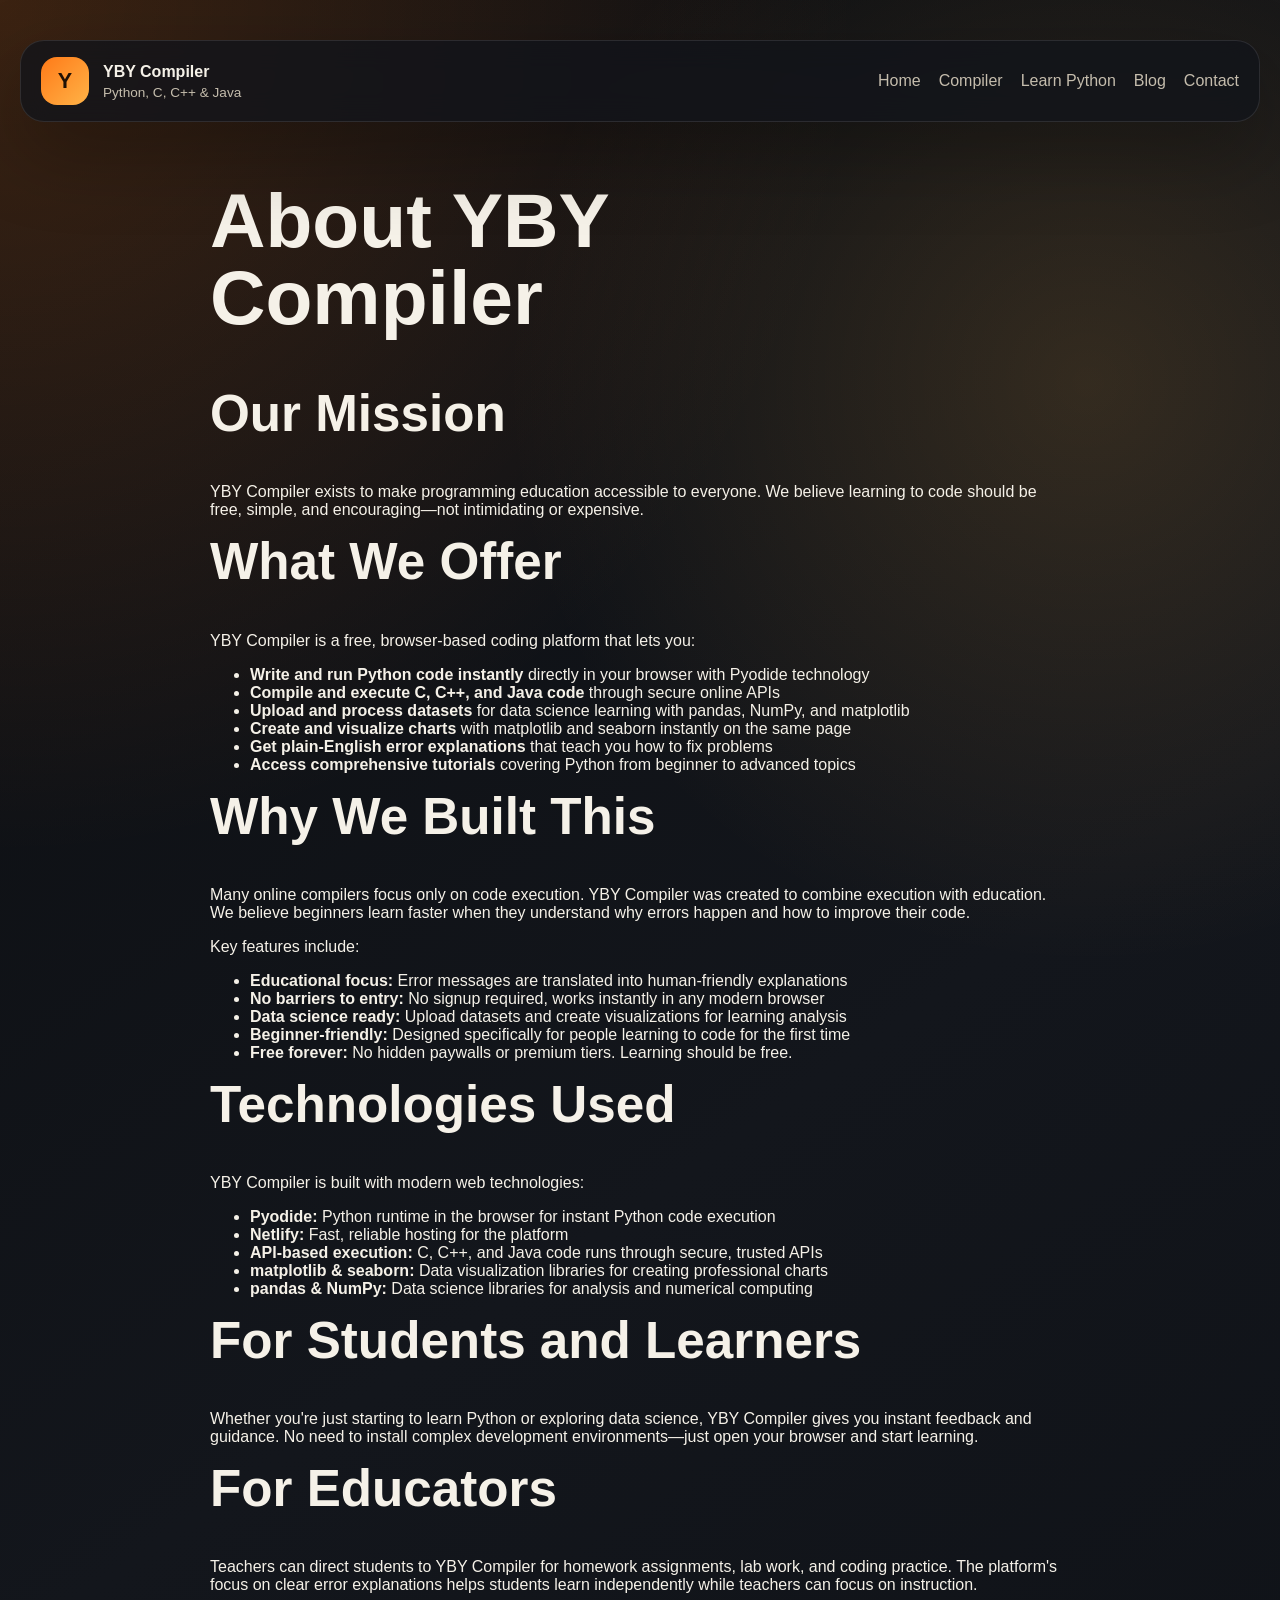
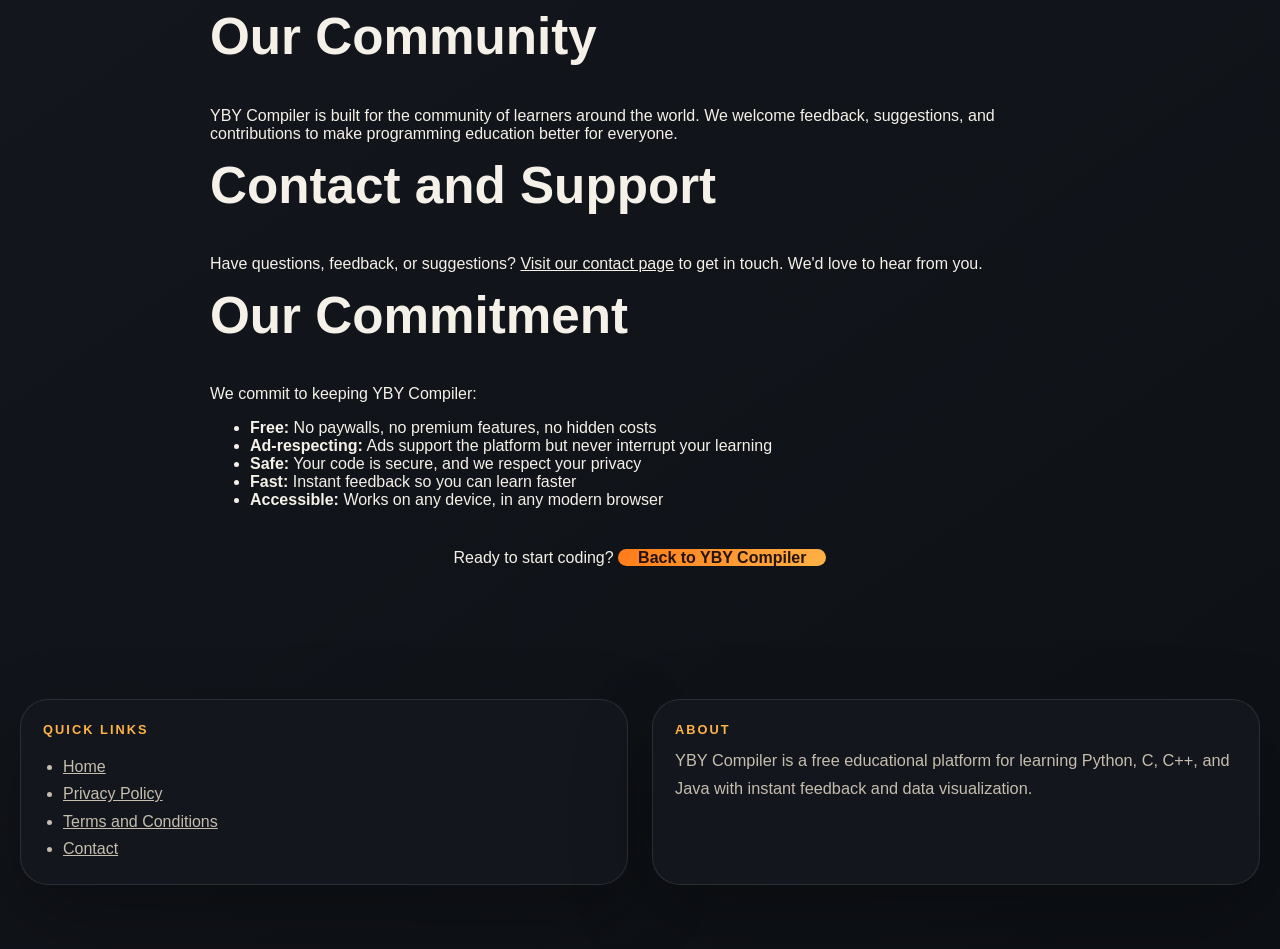
<file: about.html>
<!DOCTYPE html>
<html lang="en">
<head>
  <meta charset="UTF-8">
  <meta name="viewport" content="width=device-width, initial-scale=1.0">
  <meta name="description" content="Learn about YBY Compiler. A free, beginner-friendly online compiler for Python, C, C++, and Java with educational focus on error explanation and data visualization.">
  <meta name="robots" content="index, follow">
  <title>About YBY Compiler | Free Online Code Editor and Learning Platform</title>
  <link rel="canonical" href="https://ybycompiler.netlify.app/about.html">
  <link rel="stylesheet" href="styles.css?v=20260616">
</head>
<body>
  <div class="site-shell">
    <header class="hero">
      <nav class="topbar">
        <a class="brand" href="/" aria-label="YBY Compiler home">
          <span class="brand-mark">Y</span>
          <span class="brand-copy">
            <strong>YBY Compiler</strong>
            <small>Python, C, C++ & Java</small>
          </span>
        </a>
        <div class="nav-links">
          <a href="/">Home</a>
          <a href="/#compiler">Compiler</a>
          <a href="/#blog">Learn Python</a>
          <a href="blog.html">Blog</a>
          <a href="contact.html">Contact</a>
        </div>
      </nav>
    </header>

    <main style="max-width: 900px; margin: 40px auto; padding: 20px;">
      <h1>About YBY Compiler</h1>
      
      <h2>Our Mission</h2>
      <p>YBY Compiler exists to make programming education accessible to everyone. We believe learning to code should be free, simple, and encouraging—not intimidating or expensive.</p>

      <h2>What We Offer</h2>
      <p>YBY Compiler is a free, browser-based coding platform that lets you:</p>
      <ul>
        <li><strong>Write and run Python code instantly</strong> directly in your browser with Pyodide technology</li>
        <li><strong>Compile and execute C, C++, and Java code</strong> through secure online APIs</li>
        <li><strong>Upload and process datasets</strong> for data science learning with pandas, NumPy, and matplotlib</li>
        <li><strong>Create and visualize charts</strong> with matplotlib and seaborn instantly on the same page</li>
        <li><strong>Get plain-English error explanations</strong> that teach you how to fix problems</li>
        <li><strong>Access comprehensive tutorials</strong> covering Python from beginner to advanced topics</li>
      </ul>

      <h2>Why We Built This</h2>
      <p>Many online compilers focus only on code execution. YBY Compiler was created to combine execution with education. We believe beginners learn faster when they understand why errors happen and how to improve their code.</p>
      
      <p>Key features include:</p>
      <ul>
        <li><strong>Educational focus:</strong> Error messages are translated into human-friendly explanations</li>
        <li><strong>No barriers to entry:</strong> No signup required, works instantly in any modern browser</li>
        <li><strong>Data science ready:</strong> Upload datasets and create visualizations for learning analysis</li>
        <li><strong>Beginner-friendly:</strong> Designed specifically for people learning to code for the first time</li>
        <li><strong>Free forever:</strong> No hidden paywalls or premium tiers. Learning should be free.</li>
      </ul>

      <h2>Technologies Used</h2>
      <p>YBY Compiler is built with modern web technologies:</p>
      <ul>
        <li><strong>Pyodide:</strong> Python runtime in the browser for instant Python code execution</li>
        <li><strong>Netlify:</strong> Fast, reliable hosting for the platform</li>
        <li><strong>API-based execution:</strong> C, C++, and Java code runs through secure, trusted APIs</li>
        <li><strong>matplotlib & seaborn:</strong> Data visualization libraries for creating professional charts</li>
        <li><strong>pandas & NumPy:</strong> Data science libraries for analysis and numerical computing</li>
      </ul>

      <h2>For Students and Learners</h2>
      <p>Whether you're just starting to learn Python or exploring data science, YBY Compiler gives you instant feedback and guidance. No need to install complex development environments—just open your browser and start learning.</p>

      <h2>For Educators</h2>
      <p>Teachers can direct students to YBY Compiler for homework assignments, lab work, and coding practice. The platform's focus on clear error explanations helps students learn independently while teachers can focus on instruction.</p>

      <h2>Our Community</h2>
      <p>YBY Compiler is built for the community of learners around the world. We welcome feedback, suggestions, and contributions to make programming education better for everyone.</p>

      <h2>Contact and Support</h2>
      <p>Have questions, feedback, or suggestions? <a href="contact.html">Visit our contact page</a> to get in touch. We'd love to hear from you.</p>

      <h2>Our Commitment</h2>
      <p>We commit to keeping YBY Compiler:</p>
      <ul>
        <li><strong>Free:</strong> No paywalls, no premium features, no hidden costs</li>
        <li><strong>Ad-respecting:</strong> Ads support the platform but never interrupt your learning</li>
        <li><strong>Safe:</strong> Your code is secure, and we respect your privacy</li>
        <li><strong>Fast:</strong> Instant feedback so you can learn faster</li>
        <li><strong>Accessible:</strong> Works on any device, in any modern browser</li>
      </ul>

      <p style="margin-top: 40px; text-align: center;">
        Ready to start coding? <a href="/" class="button button-primary">Back to YBY Compiler</a>
      </p>
    </main>

    <footer class="site-footer">
      <div class="footer-grid">
        <div class="card footer-card">
          <p class="eyebrow">Quick Links</p>
          <ul class="check-list">
            <li><a href="/">Home</a></li>
            <li><a href="privacy.html">Privacy Policy</a></li>
            <li><a href="terms.html">Terms and Conditions</a></li>
            <li><a href="contact.html">Contact</a></li>
          </ul>
        </div>
        <div class="card footer-card">
          <p class="eyebrow">About</p>
          <p class="section-text">YBY Compiler is a free educational platform for learning Python, C, C++, and Java with instant feedback and data visualization.</p>
        </div>
      </div>
    </footer>
  </div>
</body>
</html>
</file>
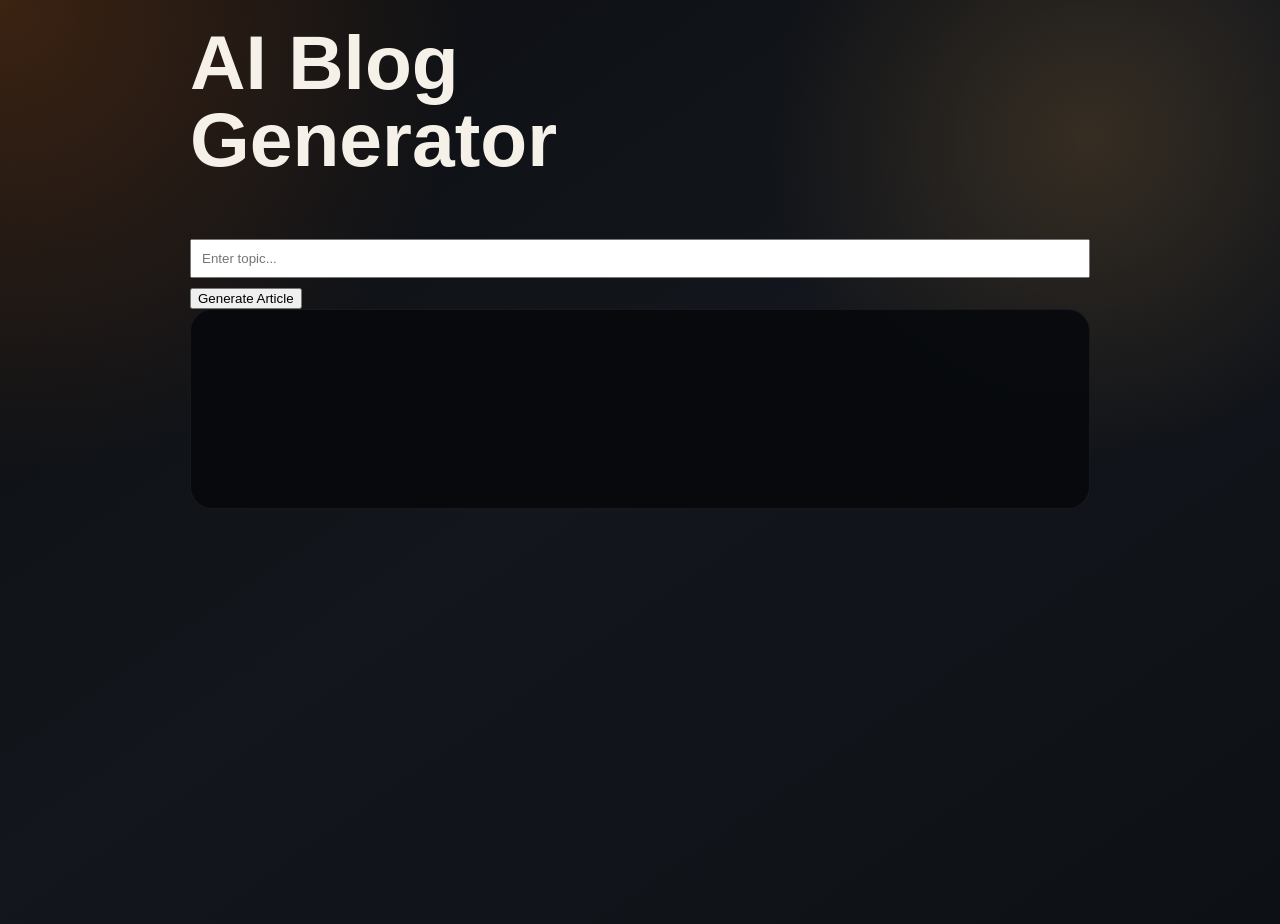
<file: ai-generator.html>
<!DOCTYPE html>
<html>
<head>
<title>AI Article Generator</title>
<link rel="stylesheet" href="styles.css">
</head>

<body>
<div class="blog-container">

<h1>AI Blog Generator</h1>

<input id="topic" placeholder="Enter topic..."
 style="width:100%;padding:10px;margin:10px 0;">

<button onclick="generate()">Generate Article</button>

<pre id="output"></pre>

</div>

<script>
function generate() {
  const topic = document.getElementById("topic").value;

  const article = `
# ${topic}

${topic} is an important concept in Python.

## Introduction
This article explains ${topic} in simple words.

## Example
print("Learning ${topic}")

## Conclusion
Practice ${topic} to improve your coding skills.
`;

  document.getElementById("output").textContent = article;
}
</script>

</body>
</html>
</file>
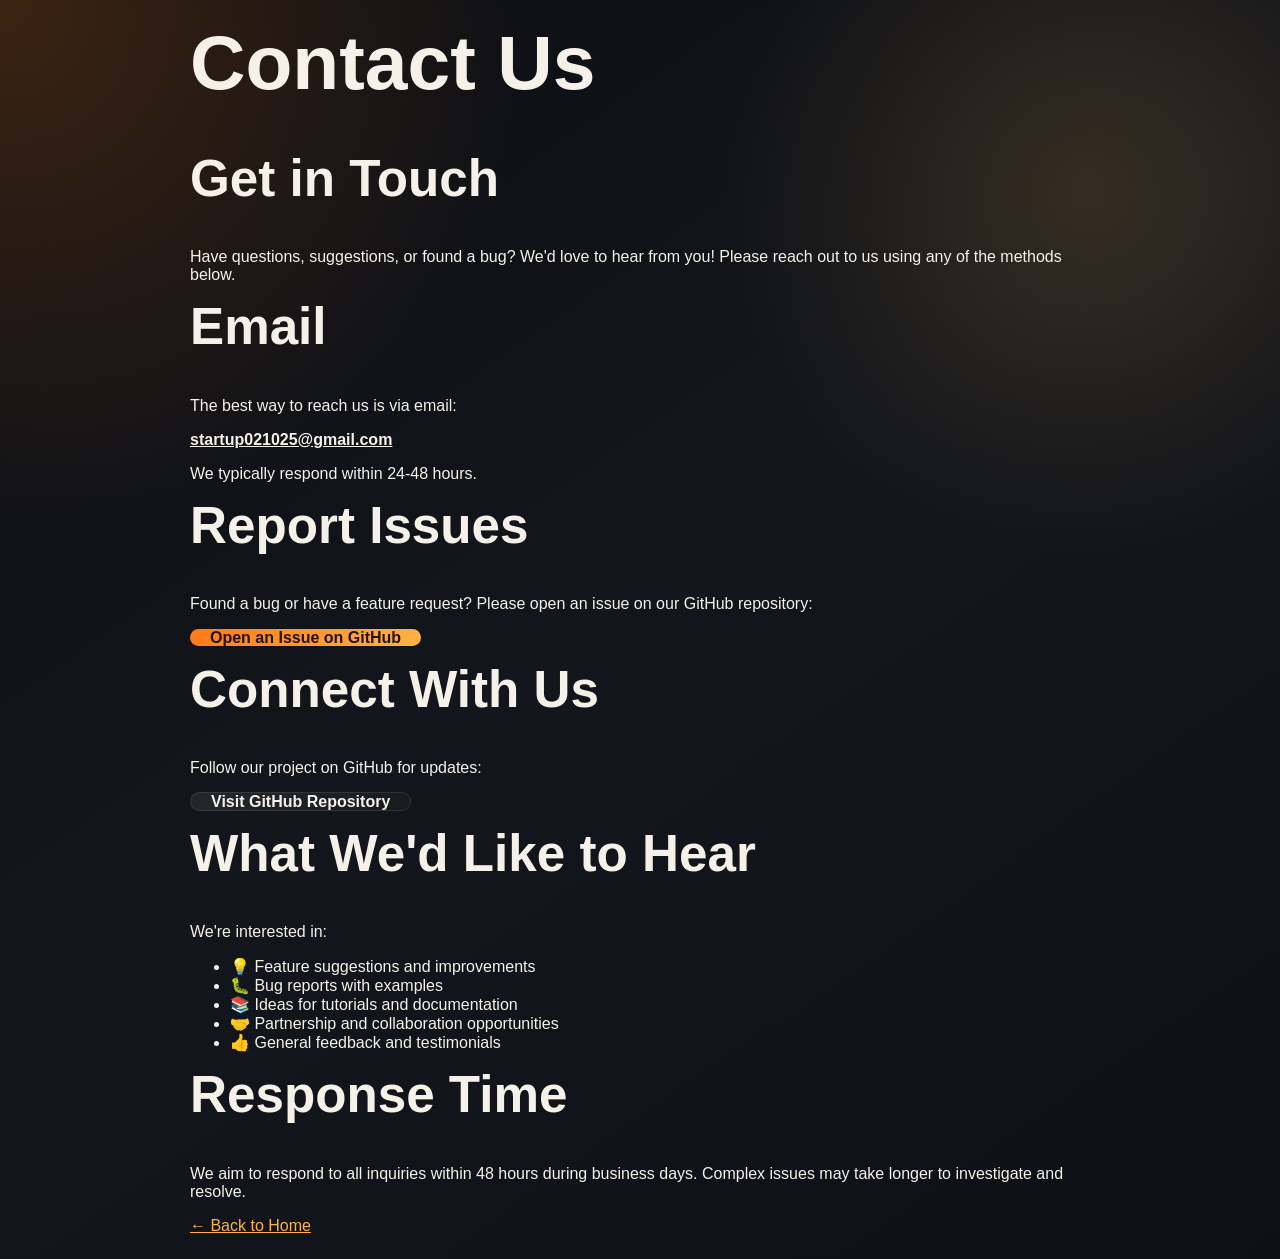
<file: contact.html>
<!DOCTYPE html>
<html lang="en">
<head>
    <link rel="icon" type="image/svg+xml" href="favicon.svg">
    <link rel="alternate icon" type="image/jpeg" href="IMG-20260614-WA0005.jpg">
    <meta charset="UTF-8">
    <meta name="viewport" content="width=device-width, initial-scale=1.0">
    <meta name="description" content="Contact YBY Compiler - Get in touch with our team">
    <meta name="google-adsense-account" content="ca-pub-8709136418584975">
    <title>Contact | YBY Compiler</title>
    <link rel="stylesheet" href="styles.css">
    <script async src="https://pagead2.googlesyndication.com/pagead/js/adsbygoogle.js?client=ca-pub-8709136418584975" crossorigin="anonymous"></script>
    <script type="application/ld+json">
    {
      "@context": "https://schema.org",
      "@type": "ContactPage",
      "name": "Contact YBY Compiler",
      "description": "Get in touch with the YBY Compiler team"
    }
    </script>
</head>
<body>
    <div class="blog-container">
        <h1>Contact Us</h1>

        <section class="contact-section">
            <h2>Get in Touch</h2>
            <p>Have questions, suggestions, or found a bug? We'd love to hear from you! Please reach out to us using any of the methods below.</p>
        </section>

        <section class="contact-section">
            <h2>Email</h2>
            <p>The best way to reach us is via email:</p>
            <p><strong><a href="mailto: startup021025@gmail.com">startup021025@gmail.com</a></strong></p>
            <p>We typically respond within 24-48 hours.</p>
        </section>

        <section class="contact-section">
            <h2>Report Issues</h2>
            <p>Found a bug or have a feature request? Please open an issue on our GitHub repository:</p>
            <p><a href="https://github.com/yb0297/compiler.github.io/issues" target="_blank" class="button button-primary">Open an Issue on GitHub</a></p>
        </section>

        <section class="contact-section">
            <h2>Connect With Us</h2>
            <p>Follow our project on GitHub for updates:</p>
            <p><a href="https://github.com/yb0297/compiler.github.io" target="_blank" class="button button-secondary">Visit GitHub Repository</a></p>
        </section>

        <section class="contact-section">
            <h2>What We'd Like to Hear</h2>
            <p>We're interested in:</p>
            <ul>
                <li>💡 Feature suggestions and improvements</li>
                <li>🐛 Bug reports with examples</li>
                <li>📚 Ideas for tutorials and documentation</li>
                <li>🤝 Partnership and collaboration opportunities</li>
                <li>👍 General feedback and testimonials</li>
            </ul>
        </section>

        <section class="contact-section">
            <h2>Response Time</h2>
            <p>We aim to respond to all inquiries within 48 hours during business days. Complex issues may take longer to investigate and resolve.</p>
        </section>

        <a href="index.html" class="back-link">← Back to Home</a>
    </div>
</body>
</html>
</file>
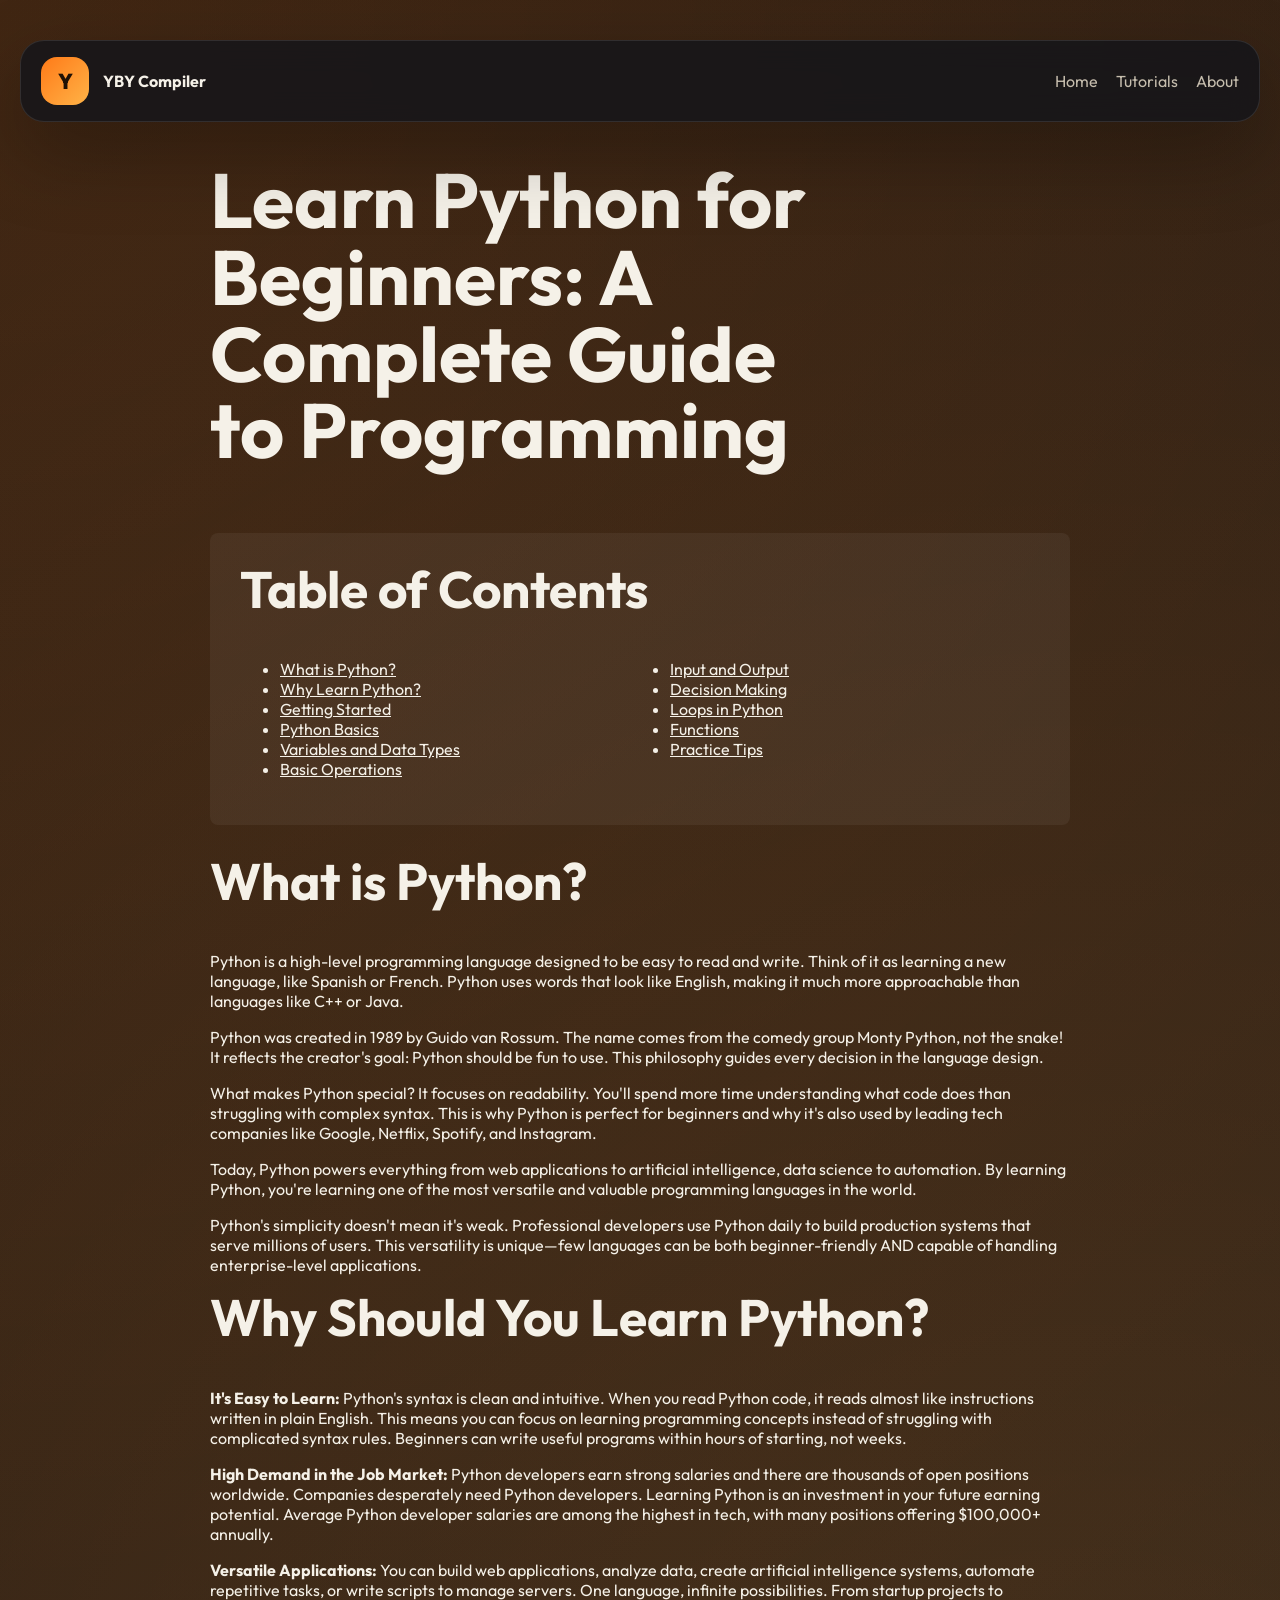
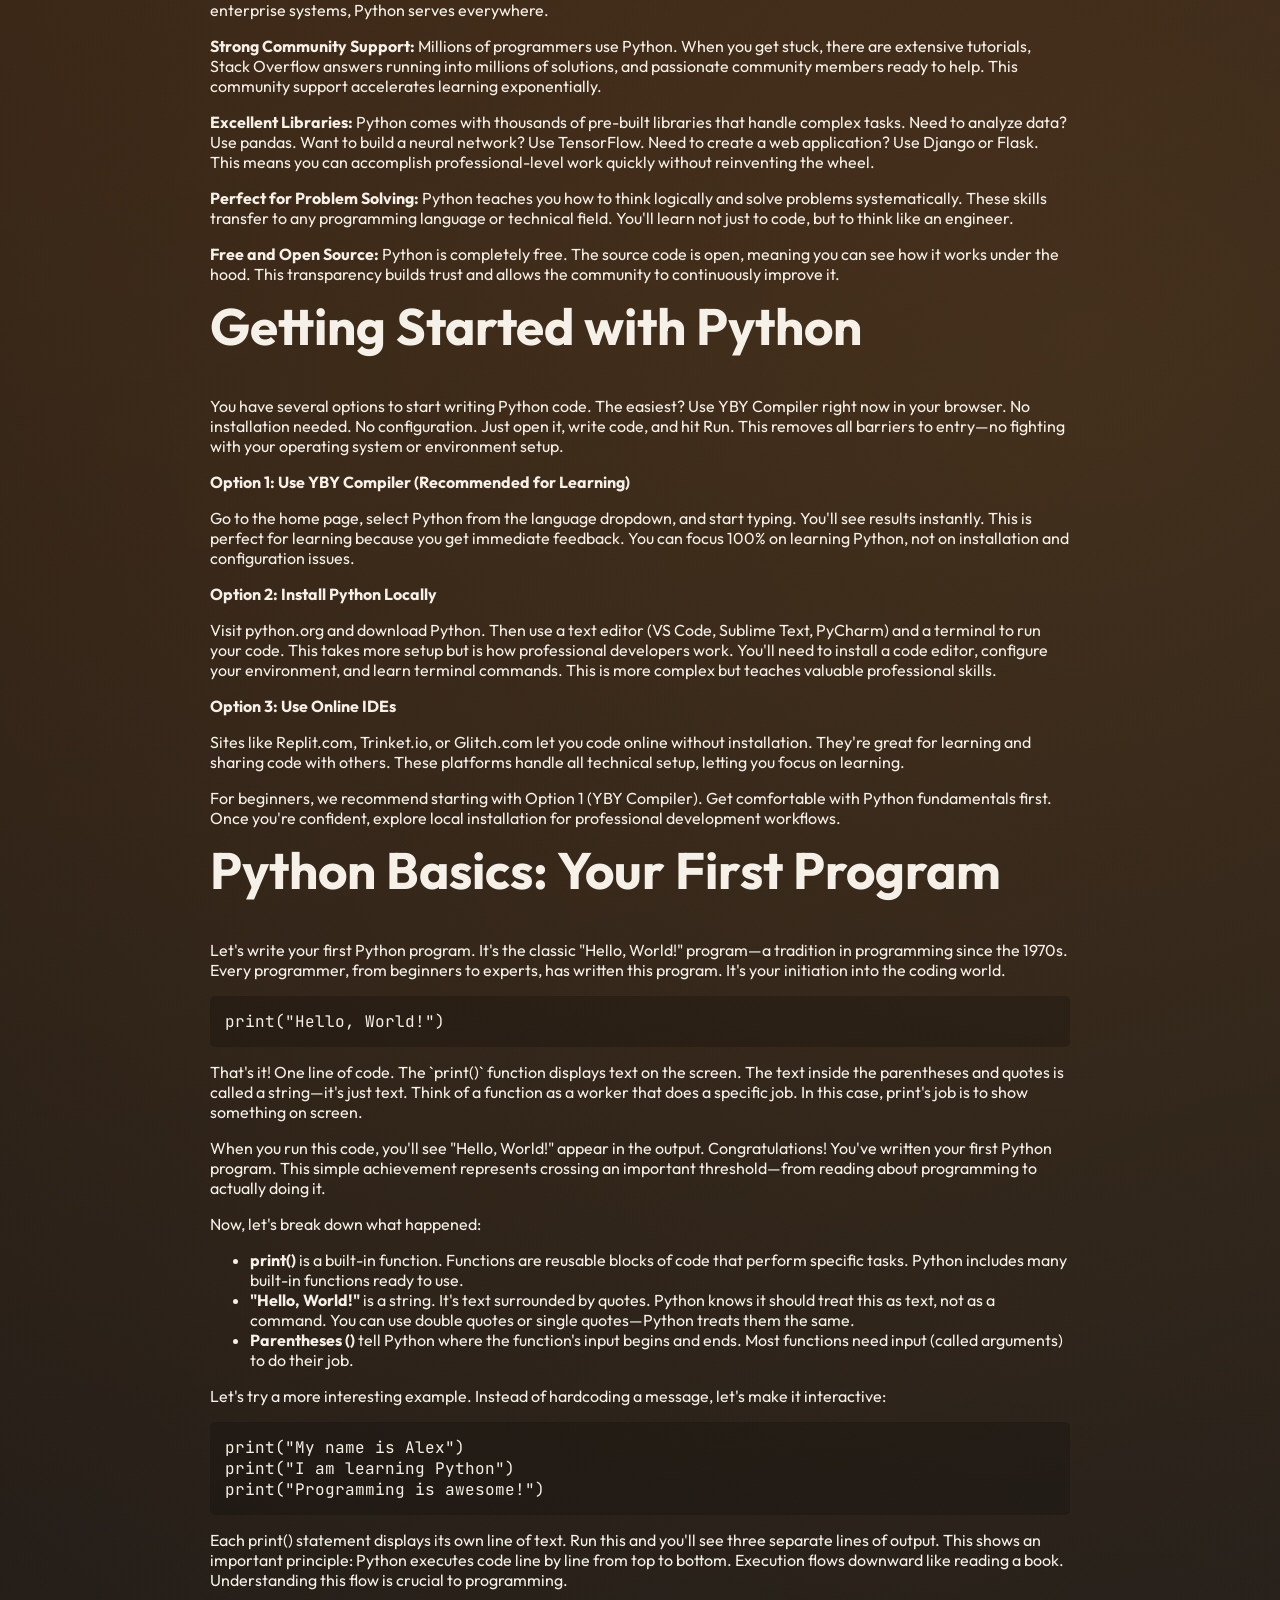
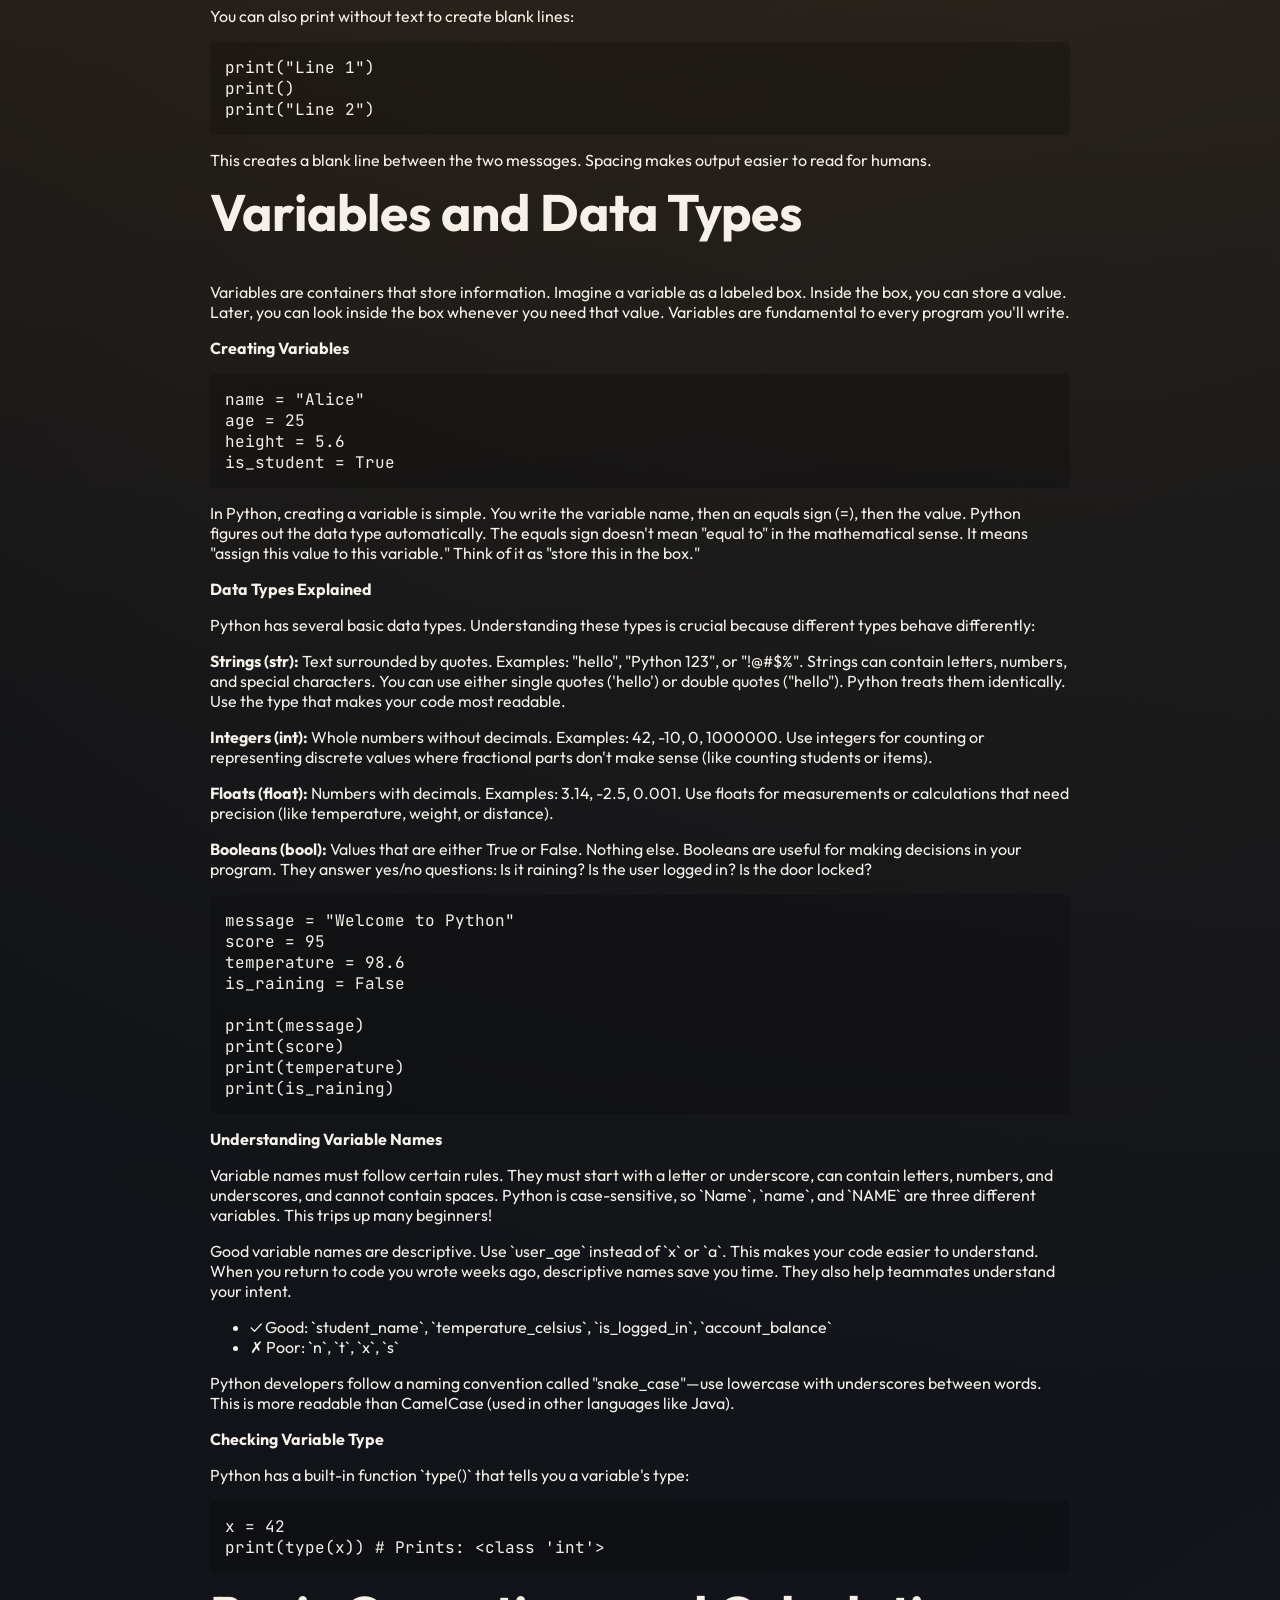
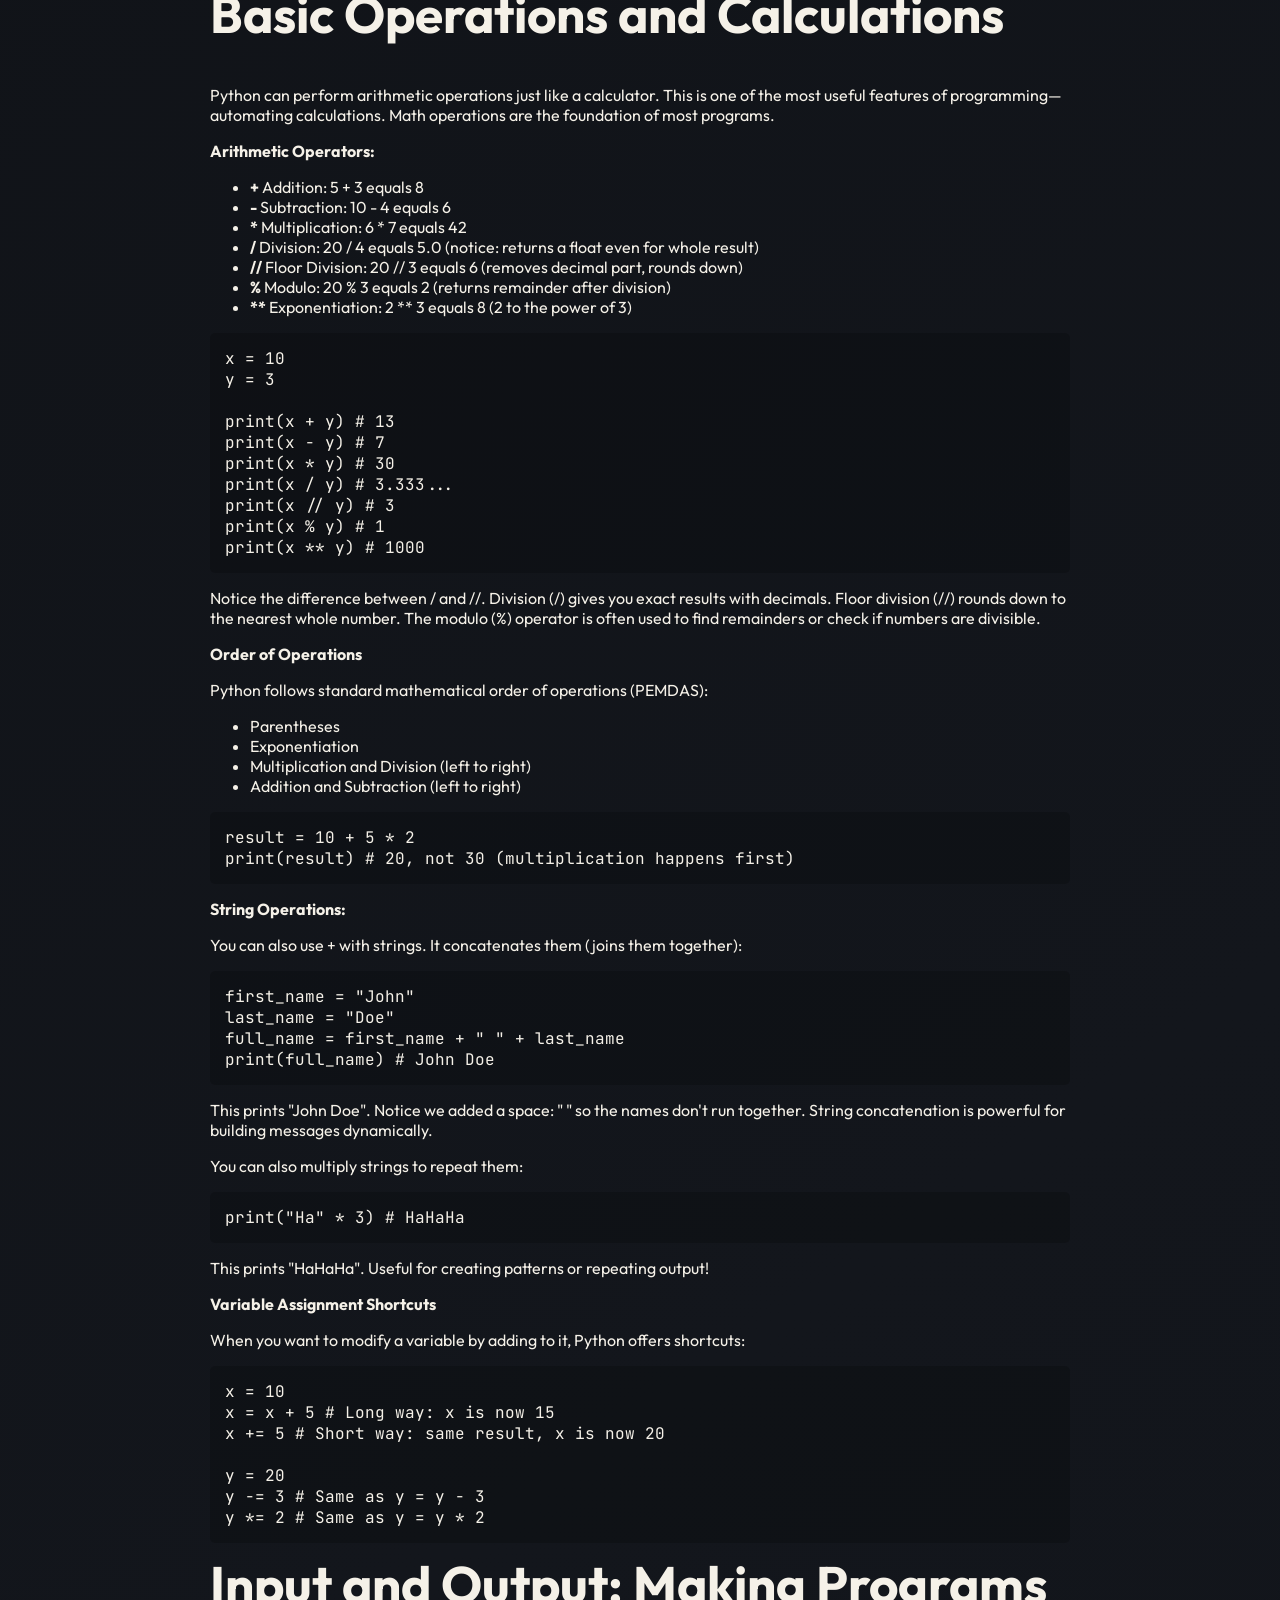
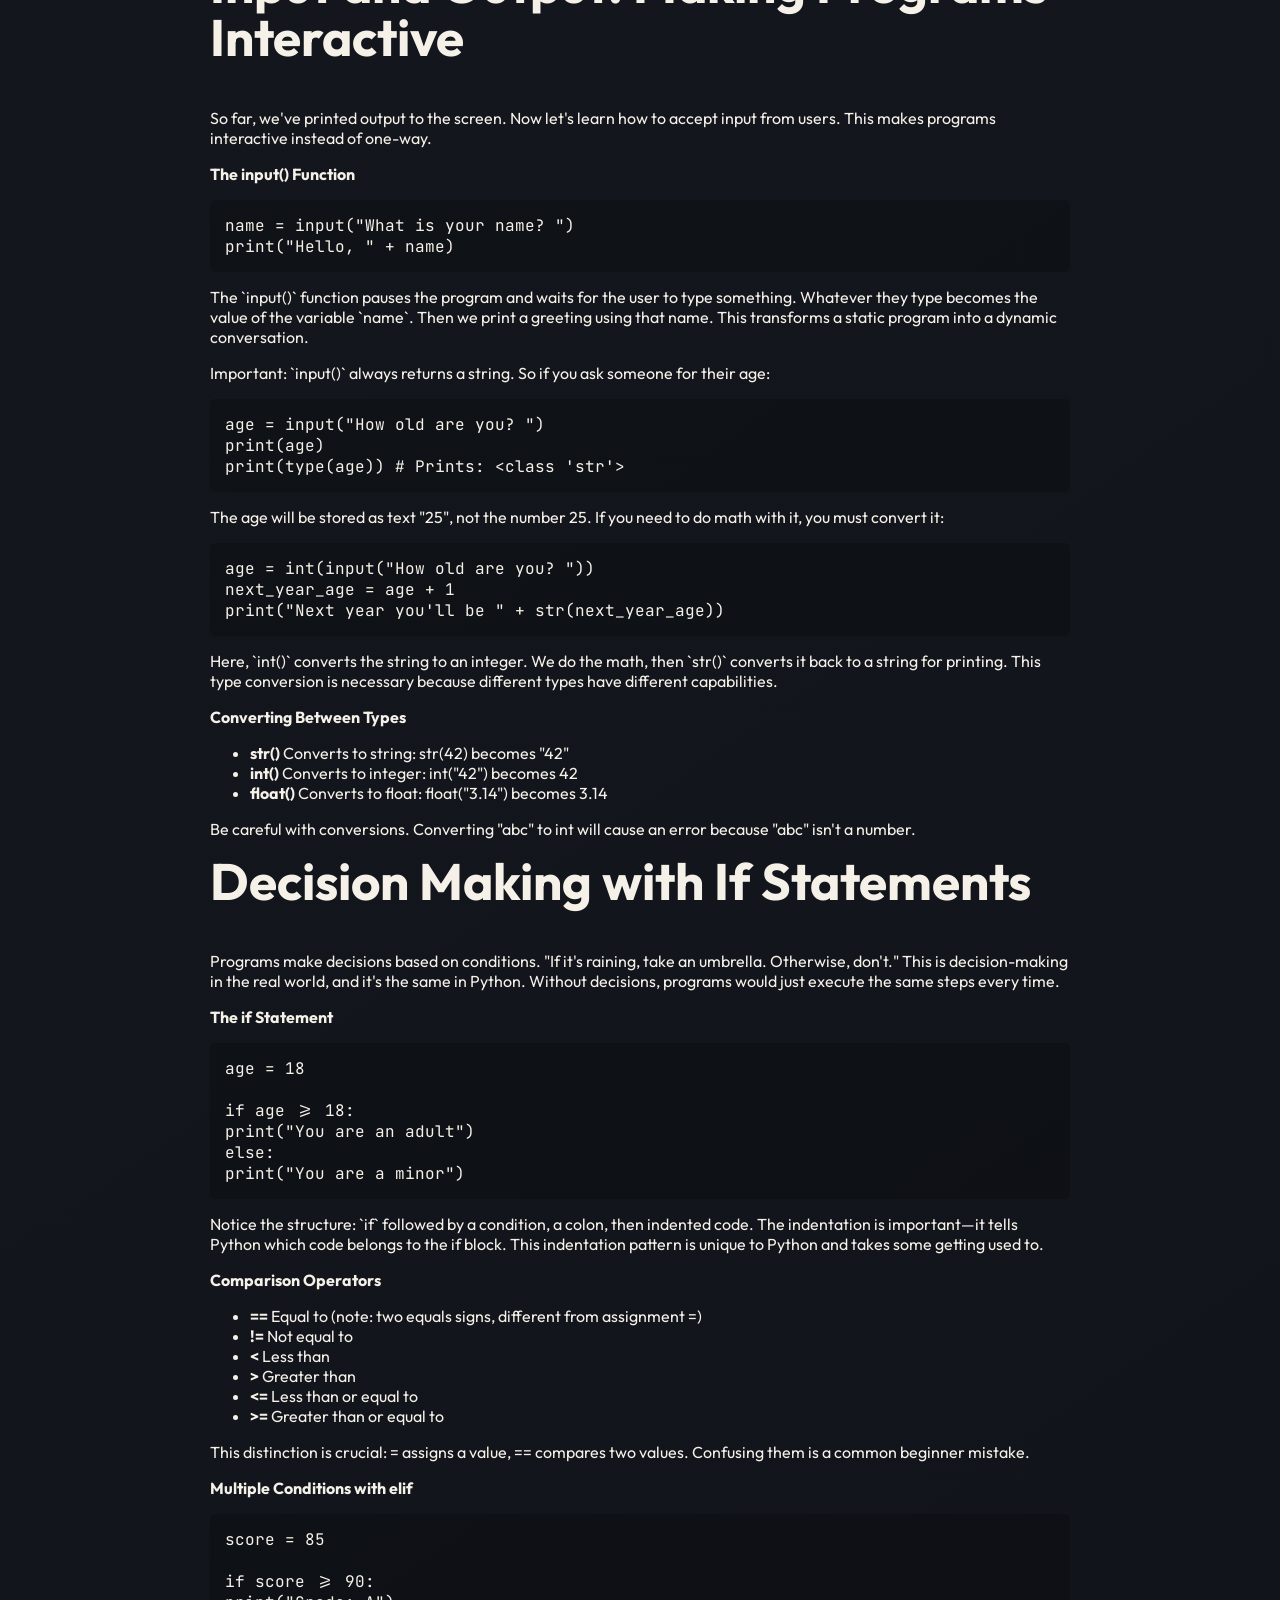
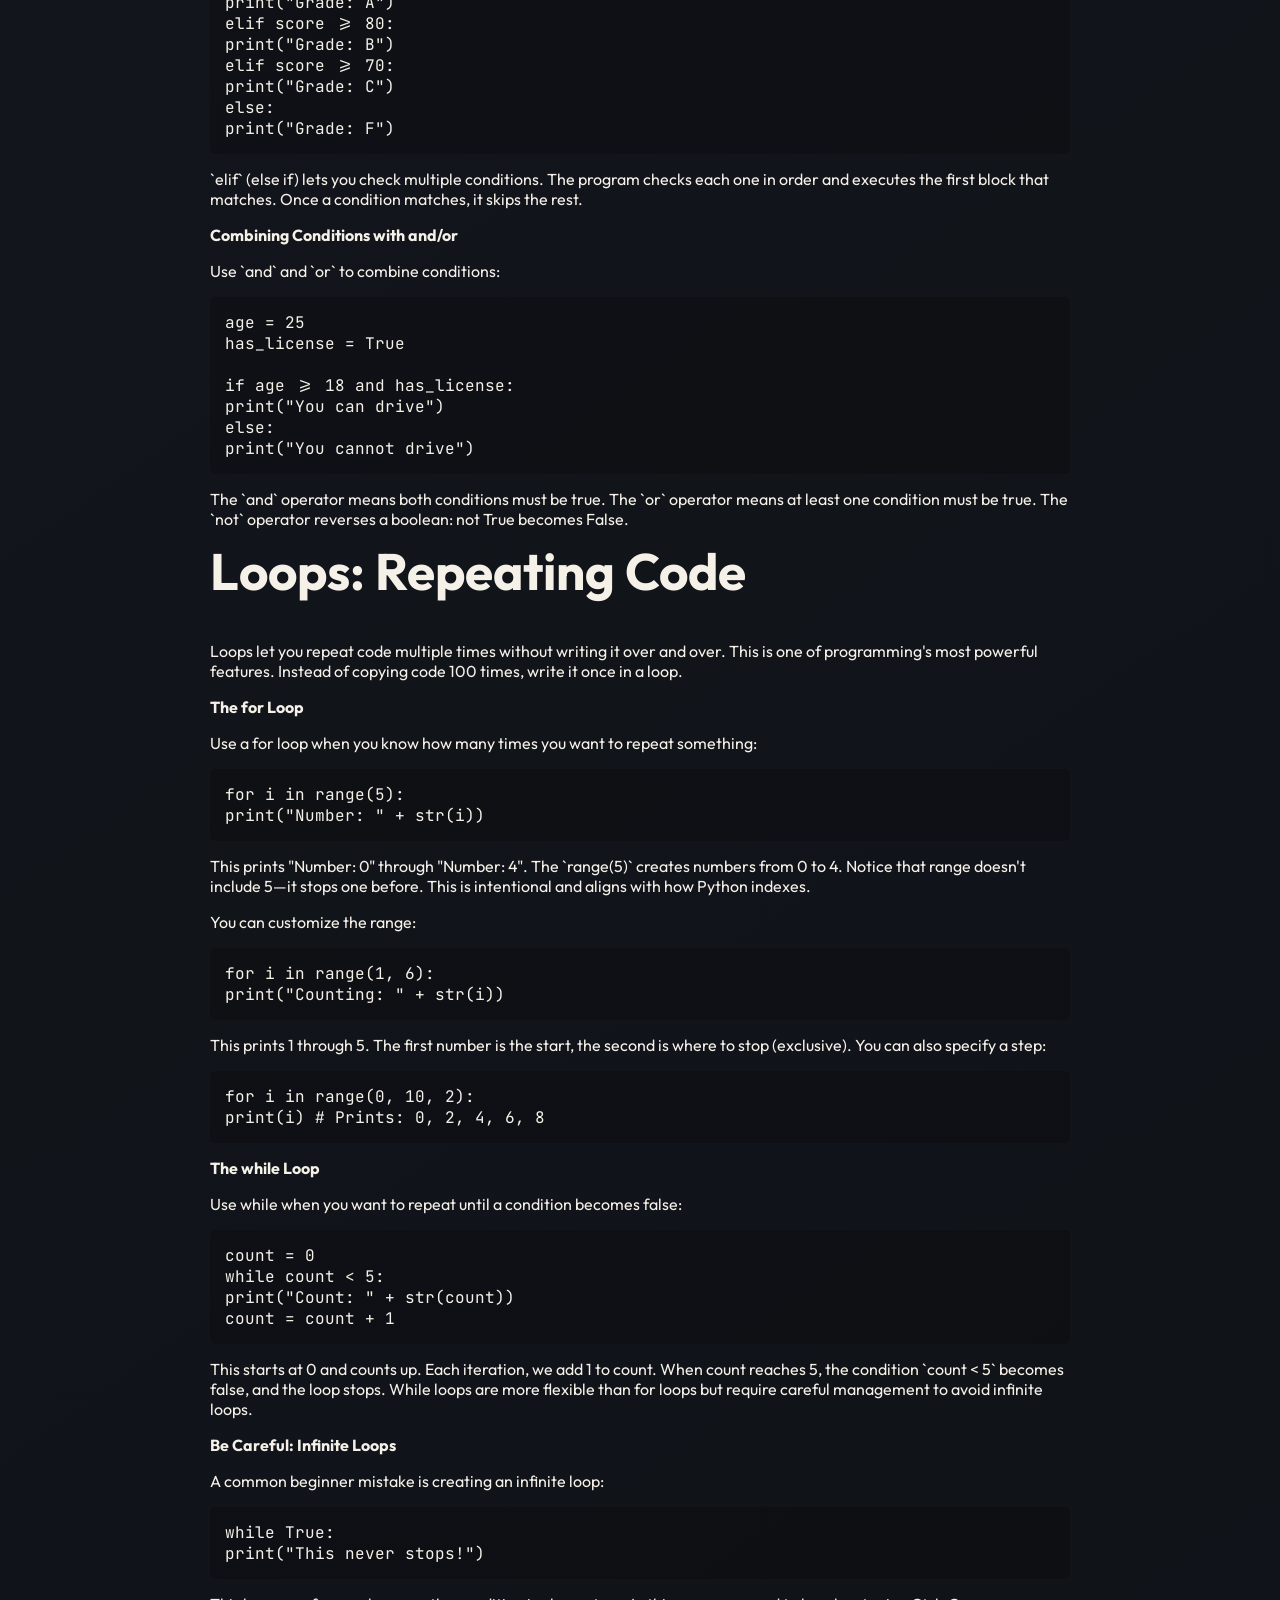
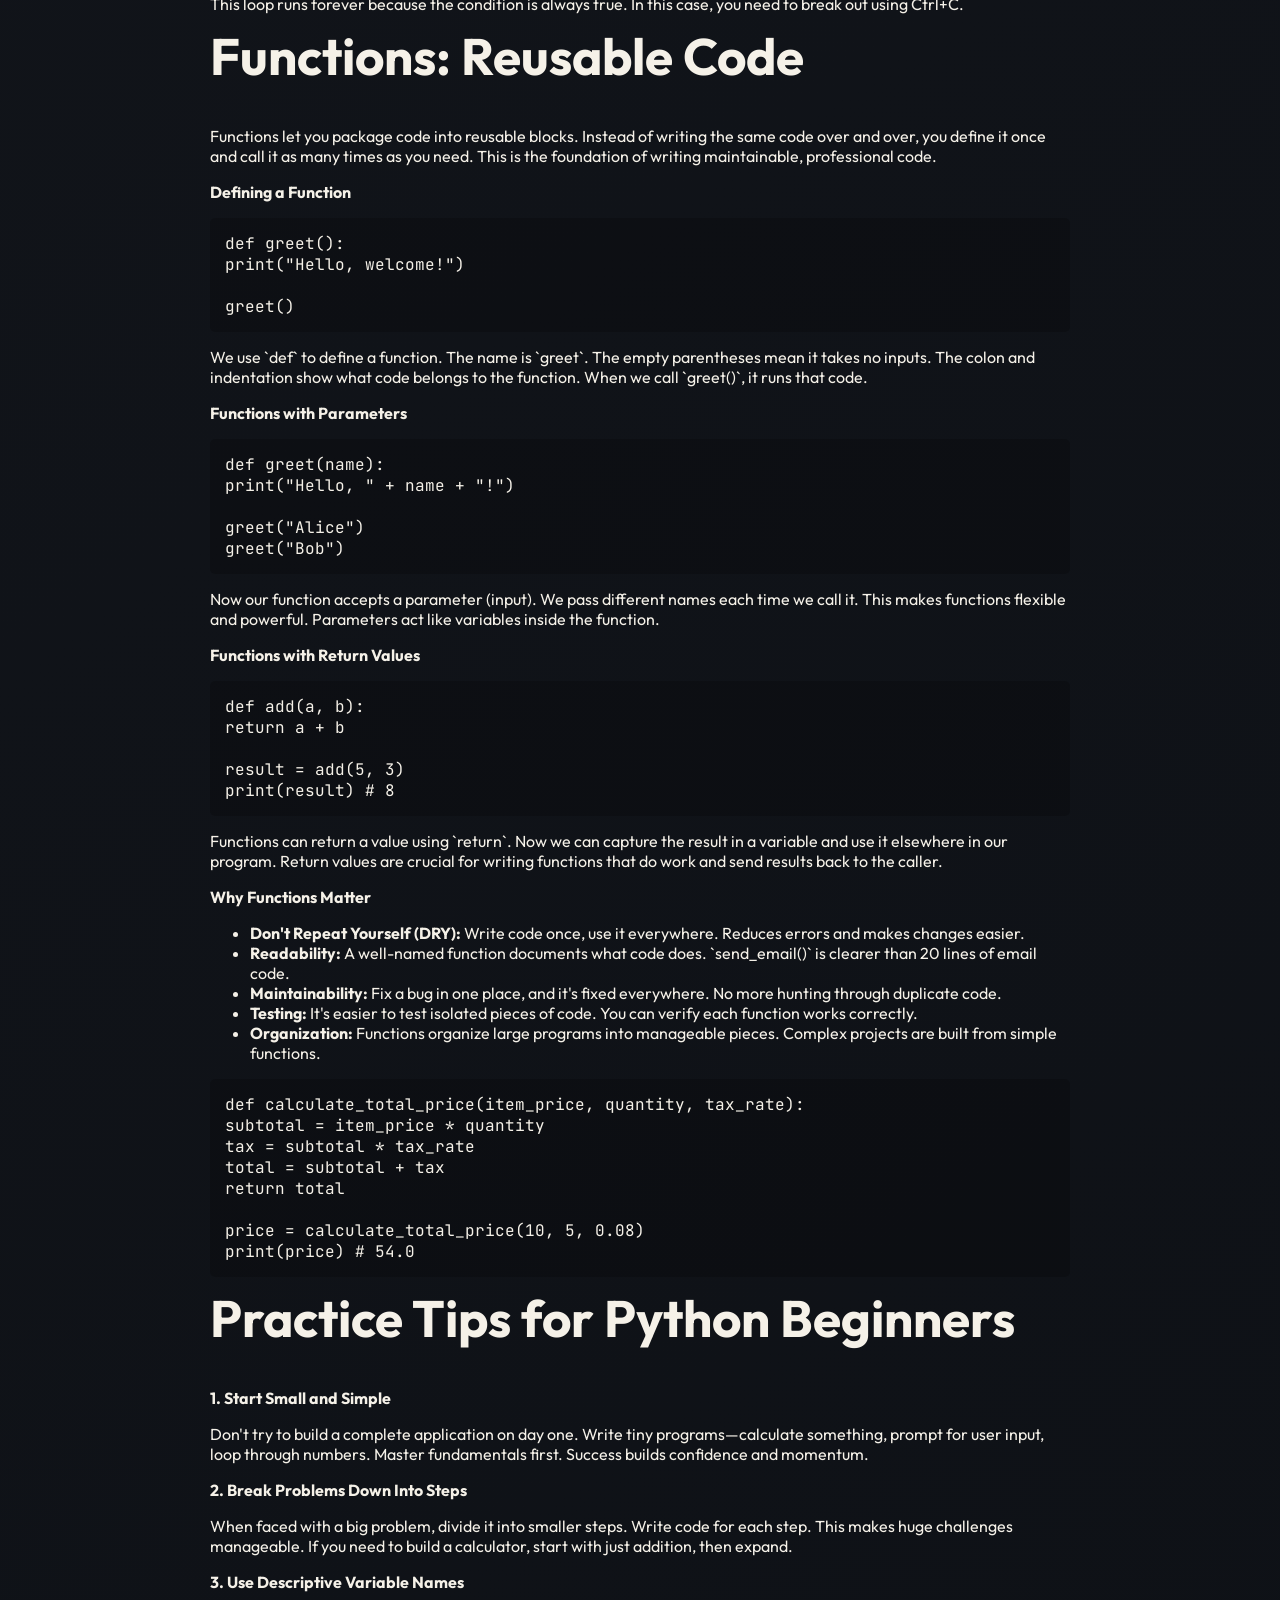
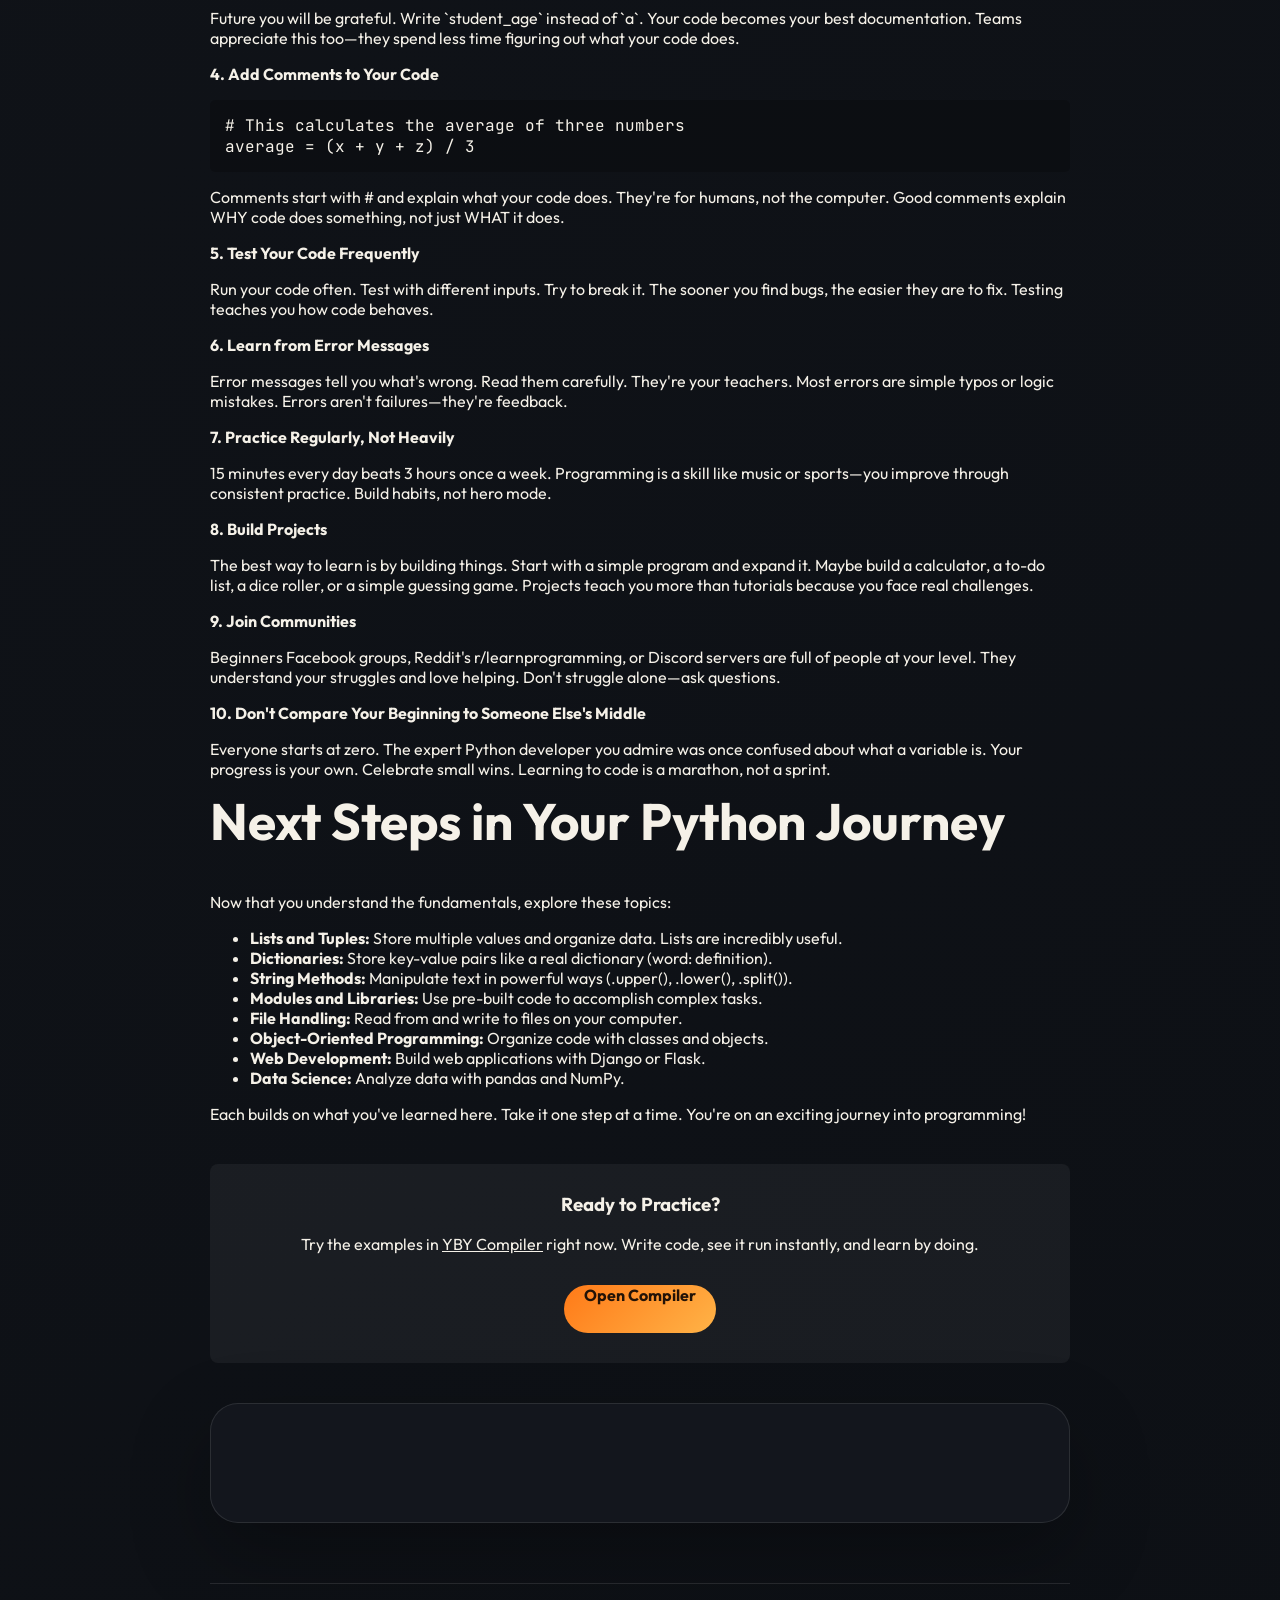
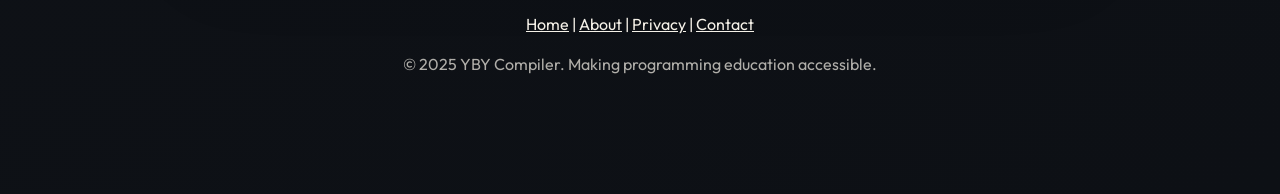
<file: learn-python.html>
<!DOCTYPE html>
<html lang="en">
<head>
  <meta name="robots" content="index, follow, max-image-preview:large">
  <meta name="author" content="YBY Compiler">
  <meta charset="UTF-8">
  <meta name="viewport" content="width=device-width, initial-scale=1.0">
  <meta name="description" content="Learn Python for beginners with simple explanations. Start from zero and understand Python basics, syntax, and fundamentals. Complete guide for newcomers to programming.">
  <title>Learn Python for Beginners | Complete Guide | YBY Compiler</title>
  <link rel="canonical" href="/learn-python.html">
  <meta property="og:type" content="article">
  <meta property="og:title" content="Learn Python for Beginners | YBY Compiler">
  <meta property="og:description" content="A complete beginner's guide to Python programming. Learn variables, loops, functions, and more with clear explanations and examples.">
  <script type="application/ld+json">
  {
    "@context": "https://schema.org",
    "@type": "Article",
    "headline": "Learn Python for Beginners",
    "description": "Complete beginner guide to Python programming fundamentals",
    "author": {"@type": "Organization", "name": "YBY Compiler"}
  }
  </script>
  <link rel="preconnect" href="https://fonts.googleapis.com">
  <link rel="preconnect" href="https://fonts.gstatic.com" crossorigin>
  <link href="https://fonts.googleapis.com/css2?family=Outfit:wght@400;500;600;700;800&family=JetBrains+Mono:wght@400;500;700&display=swap" rel="stylesheet">
  <link rel="stylesheet" href="styles.css">
  <script async src="https://pagead2.googlesyndication.com/pagead/js/adsbygoogle.js?client=ca-pub-8709136418584975" crossorigin="anonymous"></script>
</head>
<body>
  <div class="site-shell">
    <header class="hero">
      <nav class="topbar">
        <a class="brand" href="/">
          <span class="brand-mark">Y</span>
          <span class="brand-copy"><strong>YBY Compiler</strong></span>
        </a>
        <div class="nav-links">
          <a href="/">Home</a>
          <a href="/#blog">Tutorials</a>
          <a href="about.html">About</a>
        </div>
      </nav>
    </header>

    <main style="max-width: 900px; margin: 0 auto; padding: 40px 20px;">
      <article>
        <h1>Learn Python for Beginners: A Complete Guide to Programming</h1>
        
        <div style="background-color: rgba(255, 255, 255, 0.05); padding: 30px; border-radius: 8px; margin: 30px 0;">
          <h2>Table of Contents</h2>
          <ul style="column-count: 2; gap: 20px;">
            <li><a href="#what-is-python">What is Python?</a></li>
            <li><a href="#why-learn-python">Why Learn Python?</a></li>
            <li><a href="#getting-started">Getting Started</a></li>
            <li><a href="#python-basics">Python Basics</a></li>
            <li><a href="#variables">Variables and Data Types</a></li>
            <li><a href="#operations">Basic Operations</a></li>
            <li><a href="#input-output">Input and Output</a></li>
            <li><a href="#decision-making">Decision Making</a></li>
            <li><a href="#loops">Loops in Python</a></li>
            <li><a href="#functions">Functions</a></li>
            <li><a href="#practice-tips">Practice Tips</a></li>
          </ul>
        </div>

        <section id="what-is-python">
          <h2>What is Python?</h2>
          <p>
            Python is a high-level programming language designed to be easy to read and write. Think of it as learning a new language, like Spanish or French. Python uses words that look like English, making it much more approachable than languages like C++ or Java.
          </p>
          <p>
            Python was created in 1989 by Guido van Rossum. The name comes from the comedy group Monty Python, not the snake! It reflects the creator's goal: Python should be fun to use. This philosophy guides every decision in the language design.
          </p>
          <p>
            What makes Python special? It focuses on readability. You'll spend more time understanding what code does than struggling with complex syntax. This is why Python is perfect for beginners and why it's also used by leading tech companies like Google, Netflix, Spotify, and Instagram.
          </p>
          <p>
            Today, Python powers everything from web applications to artificial intelligence, data science to automation. By learning Python, you're learning one of the most versatile and valuable programming languages in the world.
          </p>
          <p>
            Python's simplicity doesn't mean it's weak. Professional developers use Python daily to build production systems that serve millions of users. This versatility is unique—few languages can be both beginner-friendly AND capable of handling enterprise-level applications.
          </p>
        </section>

        <section id="why-learn-python">
          <h2>Why Should You Learn Python?</h2>
          <p>
            <strong>It's Easy to Learn:</strong> Python's syntax is clean and intuitive. When you read Python code, it reads almost like instructions written in plain English. This means you can focus on learning programming concepts instead of struggling with complicated syntax rules. Beginners can write useful programs within hours of starting, not weeks.
          </p>
          <p>
            <strong>High Demand in the Job Market:</strong> Python developers earn strong salaries and there are thousands of open positions worldwide. Companies desperately need Python developers. Learning Python is an investment in your future earning potential. Average Python developer salaries are among the highest in tech, with many positions offering $100,000+ annually.
          </p>
          <p>
            <strong>Versatile Applications:</strong> You can build web applications, analyze data, create artificial intelligence systems, automate repetitive tasks, or write scripts to manage servers. One language, infinite possibilities. From startup projects to enterprise systems, Python serves everywhere.
          </p>
          <p>
            <strong>Strong Community Support:</strong> Millions of programmers use Python. When you get stuck, there are extensive tutorials, Stack Overflow answers running into millions of solutions, and passionate community members ready to help. This community support accelerates learning exponentially.
          </p>
          <p>
            <strong>Excellent Libraries:</strong> Python comes with thousands of pre-built libraries that handle complex tasks. Need to analyze data? Use pandas. Want to build a neural network? Use TensorFlow. Need to create a web application? Use Django or Flask. This means you can accomplish professional-level work quickly without reinventing the wheel.
          </p>
          <p>
            <strong>Perfect for Problem Solving:</strong> Python teaches you how to think logically and solve problems systematically. These skills transfer to any programming language or technical field. You'll learn not just to code, but to think like an engineer.
          </p>
          <p>
            <strong>Free and Open Source:</strong> Python is completely free. The source code is open, meaning you can see how it works under the hood. This transparency builds trust and allows the community to continuously improve it.
          </p>
        </section>

        <section id="getting-started">
          <h2>Getting Started with Python</h2>
          <p>
            You have several options to start writing Python code. The easiest? Use YBY Compiler right now in your browser. No installation needed. No configuration. Just open it, write code, and hit Run. This removes all barriers to entry—no fighting with your operating system or environment setup.
          </p>
          <p>
            <strong>Option 1: Use YBY Compiler (Recommended for Learning)</strong>
          </p>
          <p>
            Go to the home page, select Python from the language dropdown, and start typing. You'll see results instantly. This is perfect for learning because you get immediate feedback. You can focus 100% on learning Python, not on installation and configuration issues.
          </p>
          <p>
            <strong>Option 2: Install Python Locally</strong>
          </p>
          <p>
            Visit python.org and download Python. Then use a text editor (VS Code, Sublime Text, PyCharm) and a terminal to run your code. This takes more setup but is how professional developers work. You'll need to install a code editor, configure your environment, and learn terminal commands. This is more complex but teaches valuable professional skills.
          </p>
          <p>
            <strong>Option 3: Use Online IDEs</strong>
          </p>
          <p>
            Sites like Replit.com, Trinket.io, or Glitch.com let you code online without installation. They're great for learning and sharing code with others. These platforms handle all technical setup, letting you focus on learning.
          </p>
          <p>
            For beginners, we recommend starting with Option 1 (YBY Compiler). Get comfortable with Python fundamentals first. Once you're confident, explore local installation for professional development workflows.
          </p>
        </section>

        <section id="python-basics">
          <h2>Python Basics: Your First Program</h2>
          <p>
            Let's write your first Python program. It's the classic "Hello, World!" program—a tradition in programming since the 1970s. Every programmer, from beginners to experts, has written this program. It's your initiation into the coding world.
          </p>
          <div style="background-color: rgba(0, 0, 0, 0.2); padding: 15px; border-radius: 5px; margin: 15px 0; font-family: 'JetBrains Mono', monospace; overflow-x: auto;">
            print("Hello, World!")
          </div>
          <p>
            That's it! One line of code. The `print()` function displays text on the screen. The text inside the parentheses and quotes is called a string—it's just text. Think of a function as a worker that does a specific job. In this case, print's job is to show something on screen.
          </p>
          <p>
            When you run this code, you'll see "Hello, World!" appear in the output. Congratulations! You've written your first Python program. This simple achievement represents crossing an important threshold—from reading about programming to actually doing it.
          </p>
          <p>
            Now, let's break down what happened:
          </p>
          <ul>
            <li><strong>print()</strong> is a built-in function. Functions are reusable blocks of code that perform specific tasks. Python includes many built-in functions ready to use.</li>
            <li><strong>"Hello, World!"</strong> is a string. It's text surrounded by quotes. Python knows it should treat this as text, not as a command. You can use double quotes or single quotes—Python treats them the same.</li>
            <li><strong>Parentheses ()</strong> tell Python where the function's input begins and ends. Most functions need input (called arguments) to do their job.</li>
          </ul>
          <p>
            Let's try a more interesting example. Instead of hardcoding a message, let's make it interactive:
          </p>
          <div style="background-color: rgba(0, 0, 0, 0.2); padding: 15px; border-radius: 5px; margin: 15px 0; font-family: 'JetBrains Mono', monospace; overflow-x: auto;">
            print("My name is Alex")<br>
            print("I am learning Python")<br>
            print("Programming is awesome!")
          </div>
          <p>
            Each print() statement displays its own line of text. Run this and you'll see three separate lines of output. This shows an important principle: Python executes code line by line from top to bottom. Execution flows downward like reading a book. Understanding this flow is crucial to programming.
          </p>
          <p>
            You can also print without text to create blank lines:
          </p>
          <div style="background-color: rgba(0, 0, 0, 0.2); padding: 15px; border-radius: 5px; margin: 15px 0; font-family: 'JetBrains Mono', monospace; overflow-x: auto;">
            print("Line 1")<br>
            print()<br>
            print("Line 2")
          </div>
          <p>
            This creates a blank line between the two messages. Spacing makes output easier to read for humans.
          </p>
        </section>

        <section id="variables">
          <h2>Variables and Data Types</h2>
          <p>
            Variables are containers that store information. Imagine a variable as a labeled box. Inside the box, you can store a value. Later, you can look inside the box whenever you need that value. Variables are fundamental to every program you'll write.
          </p>
          <p>
            <strong>Creating Variables</strong>
          </p>
          <div style="background-color: rgba(0, 0, 0, 0.2); padding: 15px; border-radius: 5px; margin: 15px 0; font-family: 'JetBrains Mono', monospace; overflow-x: auto;">
            name = "Alice"<br>
            age = 25<br>
            height = 5.6<br>
            is_student = True
          </div>
          <p>
            In Python, creating a variable is simple. You write the variable name, then an equals sign (=), then the value. Python figures out the data type automatically. The equals sign doesn't mean "equal to" in the mathematical sense. It means "assign this value to this variable." Think of it as "store this in the box."
          </p>
          <p>
            <strong>Data Types Explained</strong>
          </p>
          <p>
            Python has several basic data types. Understanding these types is crucial because different types behave differently:
          </p>
          <p>
            <strong>Strings (str):</strong> Text surrounded by quotes. Examples: "hello", "Python 123", or "!@#$%". Strings can contain letters, numbers, and special characters. You can use either single quotes ('hello') or double quotes ("hello"). Python treats them identically. Use the type that makes your code most readable.
          </p>
          <p>
            <strong>Integers (int):</strong> Whole numbers without decimals. Examples: 42, -10, 0, 1000000. Use integers for counting or representing discrete values where fractional parts don't make sense (like counting students or items).
          </p>
          <p>
            <strong>Floats (float):</strong> Numbers with decimals. Examples: 3.14, -2.5, 0.001. Use floats for measurements or calculations that need precision (like temperature, weight, or distance).
          </p>
          <p>
            <strong>Booleans (bool):</strong> Values that are either True or False. Nothing else. Booleans are useful for making decisions in your program. They answer yes/no questions: Is it raining? Is the user logged in? Is the door locked?
          </p>
          <div style="background-color: rgba(0, 0, 0, 0.2); padding: 15px; border-radius: 5px; margin: 15px 0; font-family: 'JetBrains Mono', monospace; overflow-x: auto;">
            message = "Welcome to Python"<br>
            score = 95<br>
            temperature = 98.6<br>
            is_raining = False<br>
            <br>
            print(message)<br>
            print(score)<br>
            print(temperature)<br>
            print(is_raining)
          </div>
          <p>
            <strong>Understanding Variable Names</strong>
          </p>
          <p>
            Variable names must follow certain rules. They must start with a letter or underscore, can contain letters, numbers, and underscores, and cannot contain spaces. Python is case-sensitive, so `Name`, `name`, and `NAME` are three different variables. This trips up many beginners!
          </p>
          <p>
            Good variable names are descriptive. Use `user_age` instead of `x` or `a`. This makes your code easier to understand. When you return to code you wrote weeks ago, descriptive names save you time. They also help teammates understand your intent.
          </p>
          <ul>
            <li>✓ Good: `student_name`, `temperature_celsius`, `is_logged_in`, `account_balance`</li>
            <li>✗ Poor: `n`, `t`, `x`, `s`</li>
          </ul>
          <p>
            Python developers follow a naming convention called "snake_case"—use lowercase with underscores between words. This is more readable than CamelCase (used in other languages like Java).
          </p>
          <p>
            <strong>Checking Variable Type</strong>
          </p>
          <p>
            Python has a built-in function `type()` that tells you a variable's type:
          </p>
          <div style="background-color: rgba(0, 0, 0, 0.2); padding: 15px; border-radius: 5px; margin: 15px 0; font-family: 'JetBrains Mono', monospace; overflow-x: auto;">
            x = 42<br>
            print(type(x))  # Prints: &lt;class 'int'&gt;
          </div>
        </section>

        <section id="operations">
          <h2>Basic Operations and Calculations</h2>
          <p>
            Python can perform arithmetic operations just like a calculator. This is one of the most useful features of programming—automating calculations. Math operations are the foundation of most programs.
          </p>
          <p>
            <strong>Arithmetic Operators:</strong>
          </p>
          <ul>
            <li><strong>+</strong> Addition: 5 + 3 equals 8</li>
            <li><strong>-</strong> Subtraction: 10 - 4 equals 6</li>
            <li><strong>*</strong> Multiplication: 6 * 7 equals 42</li>
            <li><strong>/</strong> Division: 20 / 4 equals 5.0 (notice: returns a float even for whole result)</li>
            <li><strong>//</strong> Floor Division: 20 // 3 equals 6 (removes decimal part, rounds down)</li>
            <li><strong>%</strong> Modulo: 20 % 3 equals 2 (returns remainder after division)</li>
            <li><strong>**</strong> Exponentiation: 2 ** 3 equals 8 (2 to the power of 3)</li>
          </ul>
          <div style="background-color: rgba(0, 0, 0, 0.2); padding: 15px; border-radius: 5px; margin: 15px 0; font-family: 'JetBrains Mono', monospace; overflow-x: auto;">
            x = 10<br>
            y = 3<br>
            <br>
            print(x + y)    # 13<br>
            print(x - y)    # 7<br>
            print(x * y)    # 30<br>
            print(x / y)    # 3.333...<br>
            print(x // y)   # 3<br>
            print(x % y)    # 1<br>
            print(x ** y)   # 1000
          </div>
          <p>
            Notice the difference between / and //. Division (/) gives you exact results with decimals. Floor division (//) rounds down to the nearest whole number. The modulo (%) operator is often used to find remainders or check if numbers are divisible.
          </p>
          <p>
            <strong>Order of Operations</strong>
          </p>
          <p>
            Python follows standard mathematical order of operations (PEMDAS):
          </p>
          <ul>
            <li>Parentheses</li>
            <li>Exponentiation</li>
            <li>Multiplication and Division (left to right)</li>
            <li>Addition and Subtraction (left to right)</li>
          </ul>
          <div style="background-color: rgba(0, 0, 0, 0.2); padding: 15px; border-radius: 5px; margin: 15px 0; font-family: 'JetBrains Mono', monospace; overflow-x: auto;">
            result = 10 + 5 * 2<br>
            print(result)  # 20, not 30 (multiplication happens first)
          </div>
          <p>
            <strong>String Operations:</strong>
          </p>
          <p>
            You can also use + with strings. It concatenates them (joins them together):
          </p>
          <div style="background-color: rgba(0, 0, 0, 0.2); padding: 15px; border-radius: 5px; margin: 15px 0; font-family: 'JetBrains Mono', monospace; overflow-x: auto;">
            first_name = "John"<br>
            last_name = "Doe"<br>
            full_name = first_name + " " + last_name<br>
            print(full_name)  # John Doe
          </div>
          <p>
            This prints "John Doe". Notice we added a space: " " so the names don't run together. String concatenation is powerful for building messages dynamically.
          </p>
          <p>
            You can also multiply strings to repeat them:
          </p>
          <div style="background-color: rgba(0, 0, 0, 0.2); padding: 15px; border-radius: 5px; margin: 15px 0; font-family: 'JetBrains Mono', monospace; overflow-x: auto;">
            print("Ha" * 3)  # HaHaHa
          </div>
          <p>
            This prints "HaHaHa". Useful for creating patterns or repeating output!
          </p>
          <p>
            <strong>Variable Assignment Shortcuts</strong>
          </p>
          <p>
            When you want to modify a variable by adding to it, Python offers shortcuts:
          </p>
          <div style="background-color: rgba(0, 0, 0, 0.2); padding: 15px; border-radius: 5px; margin: 15px 0; font-family: 'JetBrains Mono', monospace; overflow-x: auto;">
            x = 10<br>
            x = x + 5     # Long way: x is now 15<br>
            x += 5        # Short way: same result, x is now 20<br>
            <br>
            y = 20<br>
            y -= 3        # Same as y = y - 3<br>
            y *= 2        # Same as y = y * 2
          </div>
        </section>

        <section id="input-output">
          <h2>Input and Output: Making Programs Interactive</h2>
          <p>
            So far, we've printed output to the screen. Now let's learn how to accept input from users. This makes programs interactive instead of one-way.
          </p>
          <p>
            <strong>The input() Function</strong>
          </p>
          <div style="background-color: rgba(0, 0, 0, 0.2); padding: 15px; border-radius: 5px; margin: 15px 0; font-family: 'JetBrains Mono', monospace; overflow-x: auto;">
            name = input("What is your name? ")<br>
            print("Hello, " + name)
          </div>
          <p>
            The `input()` function pauses the program and waits for the user to type something. Whatever they type becomes the value of the variable `name`. Then we print a greeting using that name. This transforms a static program into a dynamic conversation.
          </p>
          <p>
            Important: `input()` always returns a string. So if you ask someone for their age:
          </p>
          <div style="background-color: rgba(0, 0, 0, 0.2); padding: 15px; border-radius: 5px; margin: 15px 0; font-family: 'JetBrains Mono', monospace; overflow-x: auto;">
            age = input("How old are you? ")<br>
            print(age)<br>
            print(type(age))  # Prints: &lt;class 'str'&gt;
          </div>
          <p>
            The age will be stored as text "25", not the number 25. If you need to do math with it, you must convert it:
          </p>
          <div style="background-color: rgba(0, 0, 0, 0.2); padding: 15px; border-radius: 5px; margin: 15px 0; font-family: 'JetBrains Mono', monospace; overflow-x: auto;">
            age = int(input("How old are you? "))<br>
            next_year_age = age + 1<br>
            print("Next year you'll be " + str(next_year_age))
          </div>
          <p>
            Here, `int()` converts the string to an integer. We do the math, then `str()` converts it back to a string for printing. This type conversion is necessary because different types have different capabilities.
          </p>
          <p>
            <strong>Converting Between Types</strong>
          </p>
          <ul>
            <li><strong>str()</strong> Converts to string: str(42) becomes "42"</li>
            <li><strong>int()</strong> Converts to integer: int("42") becomes 42</li>
            <li><strong>float()</strong> Converts to float: float("3.14") becomes 3.14</li>
          </ul>
          <p>
            Be careful with conversions. Converting "abc" to int will cause an error because "abc" isn't a number.
          </p>
        </section>

        <section id="decision-making">
          <h2>Decision Making with If Statements</h2>
          <p>
            Programs make decisions based on conditions. "If it's raining, take an umbrella. Otherwise, don't." This is decision-making in the real world, and it's the same in Python. Without decisions, programs would just execute the same steps every time.
          </p>
          <p>
            <strong>The if Statement</strong>
          </p>
          <div style="background-color: rgba(0, 0, 0, 0.2); padding: 15px; border-radius: 5px; margin: 15px 0; font-family: 'JetBrains Mono', monospace; overflow-x: auto;">
            age = 18<br>
            <br>
            if age >= 18:<br>
                print("You are an adult")<br>
            else:<br>
                print("You are a minor")
          </div>
          <p>
            Notice the structure: `if` followed by a condition, a colon, then indented code. The indentation is important—it tells Python which code belongs to the if block. This indentation pattern is unique to Python and takes some getting used to.
          </p>
          <p>
            <strong>Comparison Operators</strong>
          </p>
          <ul>
            <li><strong>==</strong> Equal to (note: two equals signs, different from assignment =)</li>
            <li><strong>!=</strong> Not equal to</li>
            <li><strong>&lt;</strong> Less than</li>
            <li><strong>&gt;</strong> Greater than</li>
            <li><strong>&lt;=</strong> Less than or equal to</li>
            <li><strong>&gt;=</strong> Greater than or equal to</li>
          </ul>
          <p>
            This distinction is crucial: = assigns a value, == compares two values. Confusing them is a common beginner mistake.
          </p>
          <p>
            <strong>Multiple Conditions with elif</strong>
          </p>
          <div style="background-color: rgba(0, 0, 0, 0.2); padding: 15px; border-radius: 5px; margin: 15px 0; font-family: 'JetBrains Mono', monospace; overflow-x: auto;">
            score = 85<br>
            <br>
            if score >= 90:<br>
                print("Grade: A")<br>
            elif score >= 80:<br>
                print("Grade: B")<br>
            elif score >= 70:<br>
                print("Grade: C")<br>
            else:<br>
                print("Grade: F")
          </div>
          <p>
            `elif` (else if) lets you check multiple conditions. The program checks each one in order and executes the first block that matches. Once a condition matches, it skips the rest.
          </p>
          <p>
            <strong>Combining Conditions with and/or</strong>
          </p>
          <p>
            Use `and` and `or` to combine conditions:
          </p>
          <div style="background-color: rgba(0, 0, 0, 0.2); padding: 15px; border-radius: 5px; margin: 15px 0; font-family: 'JetBrains Mono', monospace; overflow-x: auto;">
            age = 25<br>
            has_license = True<br>
            <br>
            if age >= 18 and has_license:<br>
                print("You can drive")<br>
            else:<br>
                print("You cannot drive")
          </div>
          <p>
            The `and` operator means both conditions must be true. The `or` operator means at least one condition must be true. The `not` operator reverses a boolean: not True becomes False.
          </p>
        </section>

        <section id="loops">
          <h2>Loops: Repeating Code</h2>
          <p>
            Loops let you repeat code multiple times without writing it over and over. This is one of programming's most powerful features. Instead of copying code 100 times, write it once in a loop.
          </p>
          <p>
            <strong>The for Loop</strong>
          </p>
          <p>
            Use a for loop when you know how many times you want to repeat something:
          </p>
          <div style="background-color: rgba(0, 0, 0, 0.2); padding: 15px; border-radius: 5px; margin: 15px 0; font-family: 'JetBrains Mono', monospace; overflow-x: auto;">
            for i in range(5):<br>
                print("Number: " + str(i))
          </div>
          <p>
            This prints "Number: 0" through "Number: 4". The `range(5)` creates numbers from 0 to 4. Notice that range doesn't include 5—it stops one before. This is intentional and aligns with how Python indexes.
          </p>
          <p>
            You can customize the range:
          </p>
          <div style="background-color: rgba(0, 0, 0, 0.2); padding: 15px; border-radius: 5px; margin: 15px 0; font-family: 'JetBrains Mono', monospace; overflow-x: auto;">
            for i in range(1, 6):<br>
                print("Counting: " + str(i))
          </div>
          <p>
            This prints 1 through 5. The first number is the start, the second is where to stop (exclusive). You can also specify a step:
          </p>
          <div style="background-color: rgba(0, 0, 0, 0.2); padding: 15px; border-radius: 5px; margin: 15px 0; font-family: 'JetBrains Mono', monospace; overflow-x: auto;">
            for i in range(0, 10, 2):<br>
                print(i)  # Prints: 0, 2, 4, 6, 8
          </div>
          <p>
            <strong>The while Loop</strong>
          </p>
          <p>
            Use while when you want to repeat until a condition becomes false:
          </p>
          <div style="background-color: rgba(0, 0, 0, 0.2); padding: 15px; border-radius: 5px; margin: 15px 0; font-family: 'JetBrains Mono', monospace; overflow-x: auto;">
            count = 0<br>
            while count < 5:<br>
                print("Count: " + str(count))<br>
                count = count + 1
          </div>
          <p>
            This starts at 0 and counts up. Each iteration, we add 1 to count. When count reaches 5, the condition `count < 5` becomes false, and the loop stops. While loops are more flexible than for loops but require careful management to avoid infinite loops.
          </p>
          <p>
            <strong>Be Careful: Infinite Loops</strong>
          </p>
          <p>
            A common beginner mistake is creating an infinite loop:
          </p>
          <div style="background-color: rgba(0, 0, 0, 0.2); padding: 15px; border-radius: 5px; margin: 15px 0; font-family: 'JetBrains Mono', monospace; overflow-x: auto;">
            while True:<br>
                print("This never stops!")
          </div>
          <p>
            This loop runs forever because the condition is always true. In this case, you need to break out using Ctrl+C.
          </p>
        </section>

        <section id="functions">
          <h2>Functions: Reusable Code</h2>
          <p>
            Functions let you package code into reusable blocks. Instead of writing the same code over and over, you define it once and call it as many times as you need. This is the foundation of writing maintainable, professional code.
          </p>
          <p>
            <strong>Defining a Function</strong>
          </p>
          <div style="background-color: rgba(0, 0, 0, 0.2); padding: 15px; border-radius: 5px; margin: 15px 0; font-family: 'JetBrains Mono', monospace; overflow-x: auto;">
            def greet():<br>
                print("Hello, welcome!")<br>
            <br>
            greet()
          </div>
          <p>
            We use `def` to define a function. The name is `greet`. The empty parentheses mean it takes no inputs. The colon and indentation show what code belongs to the function. When we call `greet()`, it runs that code.
          </p>
          <p>
            <strong>Functions with Parameters</strong>
          </p>
          <div style="background-color: rgba(0, 0, 0, 0.2); padding: 15px; border-radius: 5px; margin: 15px 0; font-family: 'JetBrains Mono', monospace; overflow-x: auto;">
            def greet(name):<br>
                print("Hello, " + name + "!")<br>
            <br>
            greet("Alice")<br>
            greet("Bob")
          </div>
          <p>
            Now our function accepts a parameter (input). We pass different names each time we call it. This makes functions flexible and powerful. Parameters act like variables inside the function.
          </p>
          <p>
            <strong>Functions with Return Values</strong>
          </p>
          <div style="background-color: rgba(0, 0, 0, 0.2); padding: 15px; border-radius: 5px; margin: 15px 0; font-family: 'JetBrains Mono', monospace; overflow-x: auto;">
            def add(a, b):<br>
                return a + b<br>
            <br>
            result = add(5, 3)<br>
            print(result)  # 8
          </div>
          <p>
            Functions can return a value using `return`. Now we can capture the result in a variable and use it elsewhere in our program. Return values are crucial for writing functions that do work and send results back to the caller.
          </p>
          <p>
            <strong>Why Functions Matter</strong>
          </p>
          <ul>
            <li><strong>Don't Repeat Yourself (DRY):</strong> Write code once, use it everywhere. Reduces errors and makes changes easier.</li>
            <li><strong>Readability:</strong> A well-named function documents what code does. `send_email()` is clearer than 20 lines of email code.</li>
            <li><strong>Maintainability:</strong> Fix a bug in one place, and it's fixed everywhere. No more hunting through duplicate code.</li>
            <li><strong>Testing:</strong> It's easier to test isolated pieces of code. You can verify each function works correctly.</li>
            <li><strong>Organization:</strong> Functions organize large programs into manageable pieces. Complex projects are built from simple functions.</li>
          </ul>
          <div style="background-color: rgba(0, 0, 0, 0.2); padding: 15px; border-radius: 5px; margin: 15px 0; font-family: 'JetBrains Mono', monospace; overflow-x: auto;">
            def calculate_total_price(item_price, quantity, tax_rate):<br>
                subtotal = item_price * quantity<br>
                tax = subtotal * tax_rate<br>
                total = subtotal + tax<br>
                return total<br>
            <br>
            price = calculate_total_price(10, 5, 0.08)<br>
            print(price)  # 54.0
          </div>
        </section>

        <section id="practice-tips">
          <h2>Practice Tips for Python Beginners</h2>
          <p>
            <strong>1. Start Small and Simple</strong>
          </p>
          <p>
            Don't try to build a complete application on day one. Write tiny programs—calculate something, prompt for user input, loop through numbers. Master fundamentals first. Success builds confidence and momentum.
          </p>
          <p>
            <strong>2. Break Problems Down Into Steps</strong>
          </p>
          <p>
            When faced with a big problem, divide it into smaller steps. Write code for each step. This makes huge challenges manageable. If you need to build a calculator, start with just addition, then expand.
          </p>
          <p>
            <strong>3. Use Descriptive Variable Names</strong>
          </p>
          <p>
            Future you will be grateful. Write `student_age` instead of `a`. Your code becomes your best documentation. Teams appreciate this too—they spend less time figuring out what your code does.
          </p>
          <p>
            <strong>4. Add Comments to Your Code</strong>
          </p>
          <div style="background-color: rgba(0, 0, 0, 0.2); padding: 15px; border-radius: 5px; margin: 15px 0; font-family: 'JetBrains Mono', monospace; overflow-x: auto;">
            # This calculates the average of three numbers<br>
            average = (x + y + z) / 3
          </div>
          <p>
            Comments start with # and explain what your code does. They're for humans, not the computer. Good comments explain WHY code does something, not just WHAT it does.
          </p>
          <p>
            <strong>5. Test Your Code Frequently</strong>
          </p>
          <p>
            Run your code often. Test with different inputs. Try to break it. The sooner you find bugs, the easier they are to fix. Testing teaches you how code behaves.
          </p>
          <p>
            <strong>6. Learn from Error Messages</strong>
          </p>
          <p>
            Error messages tell you what's wrong. Read them carefully. They're your teachers. Most errors are simple typos or logic mistakes. Errors aren't failures—they're feedback.
          </p>
          <p>
            <strong>7. Practice Regularly, Not Heavily</strong>
          </p>
          <p>
            15 minutes every day beats 3 hours once a week. Programming is a skill like music or sports—you improve through consistent practice. Build habits, not hero mode.
          </p>
          <p>
            <strong>8. Build Projects</strong>
          </p>
          <p>
            The best way to learn is by building things. Start with a simple program and expand it. Maybe build a calculator, a to-do list, a dice roller, or a simple guessing game. Projects teach you more than tutorials because you face real challenges.
          </p>
          <p>
            <strong>9. Join Communities</strong>
          </p>
          <p>
            Beginners Facebook groups, Reddit's r/learnprogramming, or Discord servers are full of people at your level. They understand your struggles and love helping. Don't struggle alone—ask questions.
          </p>
          <p>
            <strong>10. Don't Compare Your Beginning to Someone Else's Middle</strong>
          </p>
          <p>
            Everyone starts at zero. The expert Python developer you admire was once confused about what a variable is. Your progress is your own. Celebrate small wins. Learning to code is a marathon, not a sprint.
          </p>
        </section>

        <section id="next-steps">
          <h2>Next Steps in Your Python Journey</h2>
          <p>
            Now that you understand the fundamentals, explore these topics:
          </p>
          <ul>
            <li><strong>Lists and Tuples:</strong> Store multiple values and organize data. Lists are incredibly useful.</li>
            <li><strong>Dictionaries:</strong> Store key-value pairs like a real dictionary (word: definition).</li>
            <li><strong>String Methods:</strong> Manipulate text in powerful ways (.upper(), .lower(), .split()).</li>
            <li><strong>Modules and Libraries:</strong> Use pre-built code to accomplish complex tasks.</li>
            <li><strong>File Handling:</strong> Read from and write to files on your computer.</li>
            <li><strong>Object-Oriented Programming:</strong> Organize code with classes and objects.</li>
            <li><strong>Web Development:</strong> Build web applications with Django or Flask.</li>
            <li><strong>Data Science:</strong> Analyze data with pandas and NumPy.</li>
          </ul>
          <p>
            Each builds on what you've learned here. Take it one step at a time. You're on an exciting journey into programming!
          </p>
        </section>

        <div style="background-color: rgba(255, 255, 255, 0.05); padding: 30px; border-radius: 8px; margin: 40px 0; text-align: center;">
          <h3>Ready to Practice?</h3>
          <p>Try the examples in <a href="/">YBY Compiler</a> right now. Write code, see it run instantly, and learn by doing.</p>
          <a href="/" class="button button-primary" style="display: inline-block; margin-top: 15px;">Open Compiler</a>
        </div>
      </article>

      <div class="adsense-section">
        <div class="card ad-card" aria-label="Advertisement">
          <ins class="adsbygoogle"
               style="display:block"
               data-ad-client="ca-pub-8709136418584975"
               data-ad-format="auto"
               data-full-width-responsive="true"></ins>
        </div>
      </div>

      <footer style="margin-top: 60px; padding-top: 30px; border-top: 1px solid rgba(255, 255, 255, 0.1); text-align: center;">
        <p><a href="/">Home</a> | <a href="about.html">About</a> | <a href="privacy.html">Privacy</a> | <a href="contact.html">Contact</a></p>
        <p style="margin-top: 20px; opacity: 0.7;">© 2025 YBY Compiler. Making programming education accessible.</p>
      </footer>
    </main>
  </div>

  <script>
    (adsbygoogle = window.adsbygoogle || []).push({});
  </script>
</body>
</html>
</file>
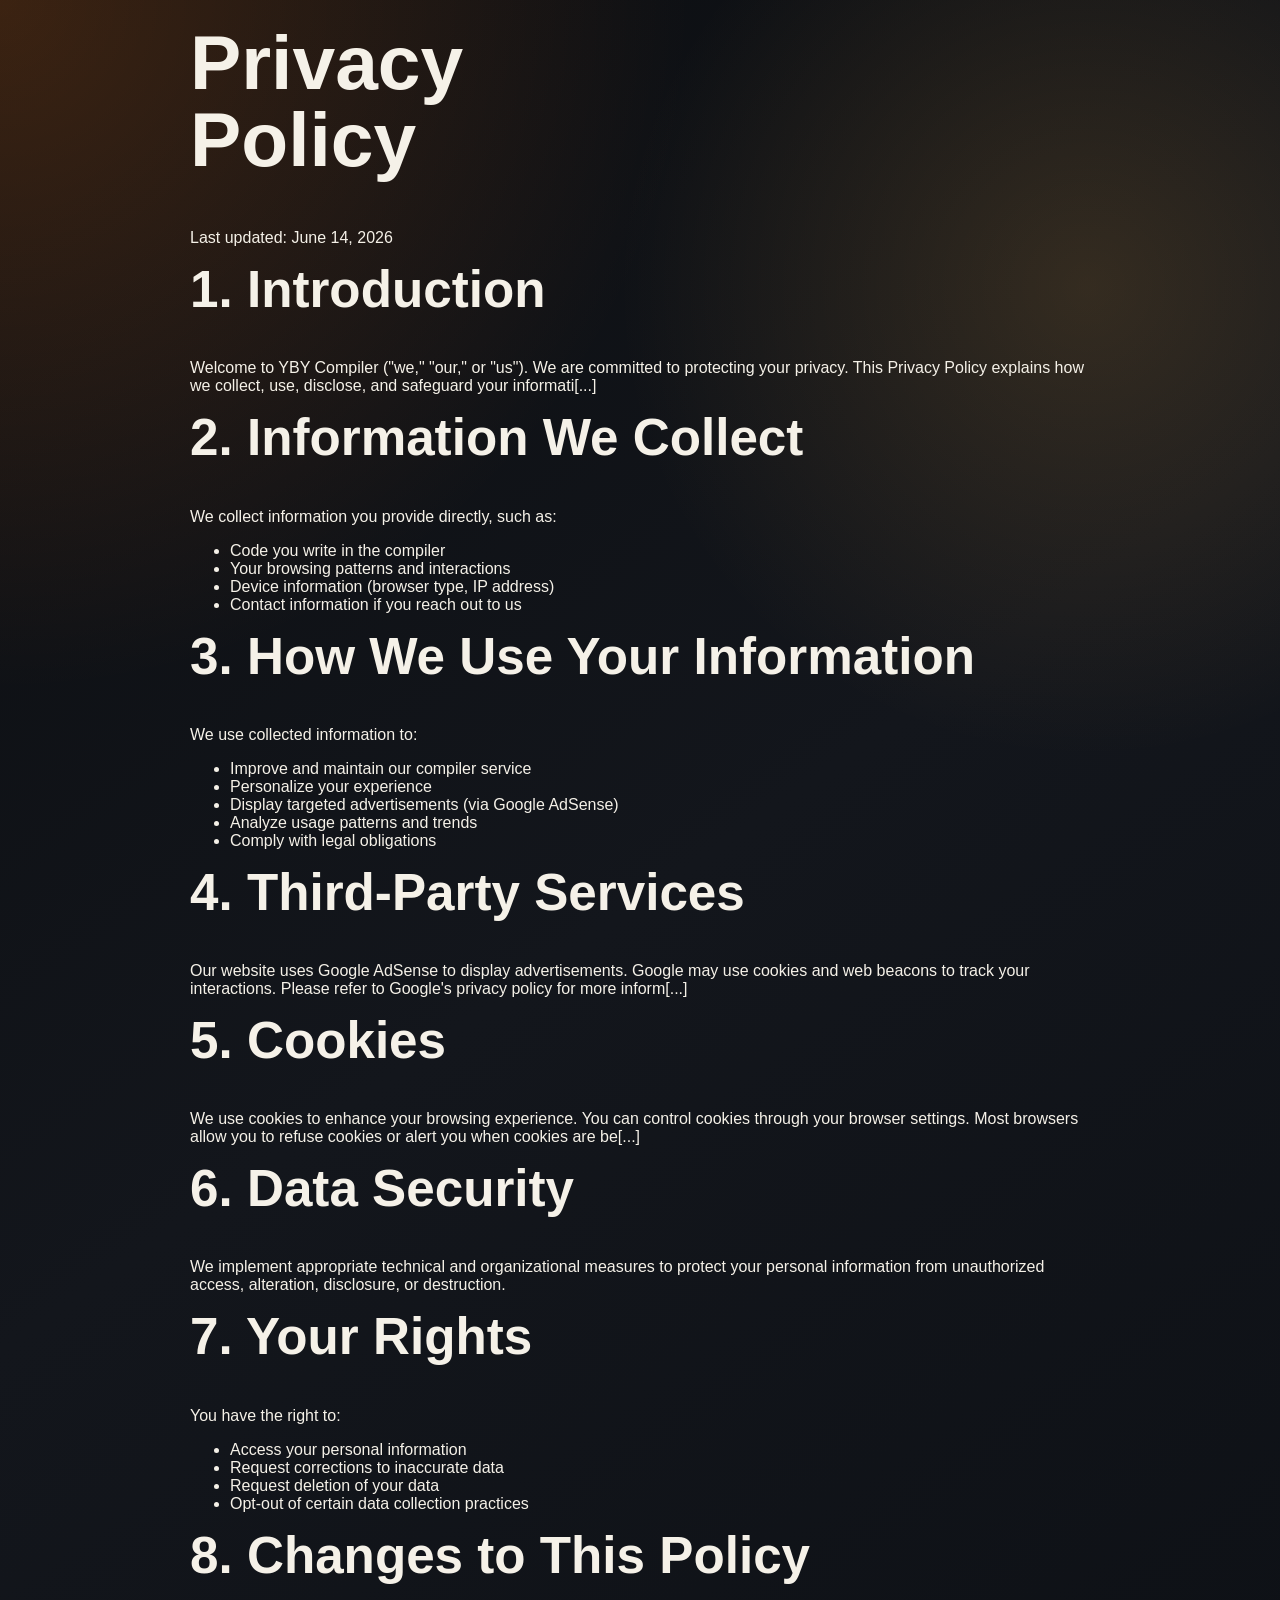
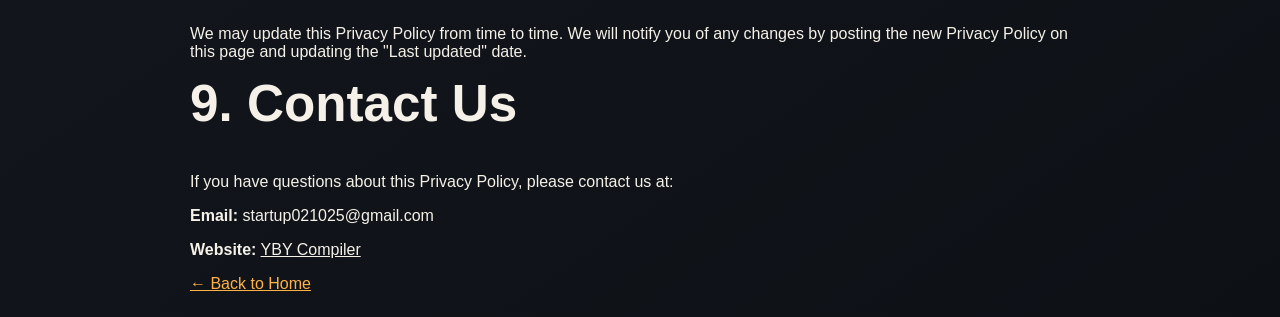
<file: privacy.html>
<!DOCTYPE html>
<html lang="en">
<head>
    <link rel="icon" type="image/svg+xml" href="favicon.svg">
    <link rel="alternate icon" type="image/jpeg" href="IMG-20260614-WA0005.jpg">
    <meta charset="UTF-8">
    <meta name="viewport" content="width=device-width, initial-scale=1.0">
    <meta name="description" content="Privacy Policy for YBY Compiler - Learn how we protect your data">
    <meta name="google-adsense-account" content="ca-pub-8709136418584975">
    <title>Privacy Policy | YBY Compiler</title>
    <link rel="stylesheet" href="styles.css">
    <script async src="https://pagead2.googlesyndication.com/pagead/js/adsbygoogle.js?client=ca-pub-8709136418584975" crossorigin="anonymous"></script>
    <script type="application/ld+json">
    {
      "@context": "https://schema.org",
      "@type": "WebPage",
      "name": "Privacy Policy",
      "description": "Privacy Policy for YBY Compiler"
    }
    </script>
</head>
<body>
    <div class="blog-container">
        <div class="policy-header">
            <h1>Privacy Policy</h1>
            <p class="last-updated">Last updated: June 14, 2026</p>
        </div>

        <section class="policy-section">
            <h2>1. Introduction</h2>
            <p>Welcome to YBY Compiler ("we," "our," or "us"). We are committed to protecting your privacy. This Privacy Policy explains how we collect, use, disclose, and safeguard your informati[...]</p>
        </section>

        <section class="policy-section">
            <h2>2. Information We Collect</h2>
            <p>We collect information you provide directly, such as:</p>
            <ul>
                <li>Code you write in the compiler</li>
                <li>Your browsing patterns and interactions</li>
                <li>Device information (browser type, IP address)</li>
                <li>Contact information if you reach out to us</li>
            </ul>
        </section>

        <section class="policy-section">
            <h2>3. How We Use Your Information</h2>
            <p>We use collected information to:</p>
            <ul>
                <li>Improve and maintain our compiler service</li>
                <li>Personalize your experience</li>
                <li>Display targeted advertisements (via Google AdSense)</li>
                <li>Analyze usage patterns and trends</li>
                <li>Comply with legal obligations</li>
            </ul>
        </section>

        <section class="policy-section">
            <h2>4. Third-Party Services</h2>
            <p>Our website uses Google AdSense to display advertisements. Google may use cookies and web beacons to track your interactions. Please refer to Google's privacy policy for more inform[...]</p>
        </section>

        <section class="policy-section">
            <h2>5. Cookies</h2>
            <p>We use cookies to enhance your browsing experience. You can control cookies through your browser settings. Most browsers allow you to refuse cookies or alert you when cookies are be[...]</p>
        </section>

        <section class="policy-section">
            <h2>6. Data Security</h2>
            <p>We implement appropriate technical and organizational measures to protect your personal information from unauthorized access, alteration, disclosure, or destruction.</p>
        </section>

        <section class="policy-section">
            <h2>7. Your Rights</h2>
            <p>You have the right to:</p>
            <ul>
                <li>Access your personal information</li>
                <li>Request corrections to inaccurate data</li>
                <li>Request deletion of your data</li>
                <li>Opt-out of certain data collection practices</li>
            </ul>
        </section>

        <section class="policy-section">
            <h2>8. Changes to This Policy</h2>
            <p>We may update this Privacy Policy from time to time. We will notify you of any changes by posting the new Privacy Policy on this page and updating the "Last updated" date.</p>
        </section>

        <section class="policy-section">
            <h2>9. Contact Us</h2>
            <p>If you have questions about this Privacy Policy, please contact us at:</p>
            <p><strong>Email:</strong> startup021025@gmail.com</p>
            <p><strong>Website:</strong> <a href="https://ybycompiler.netlify.app">YBY Compiler</a></p>
        </section>

        <a href="index.html" class="back-link">← Back to Home</a>
    </div>
</body>
</html>
</file>
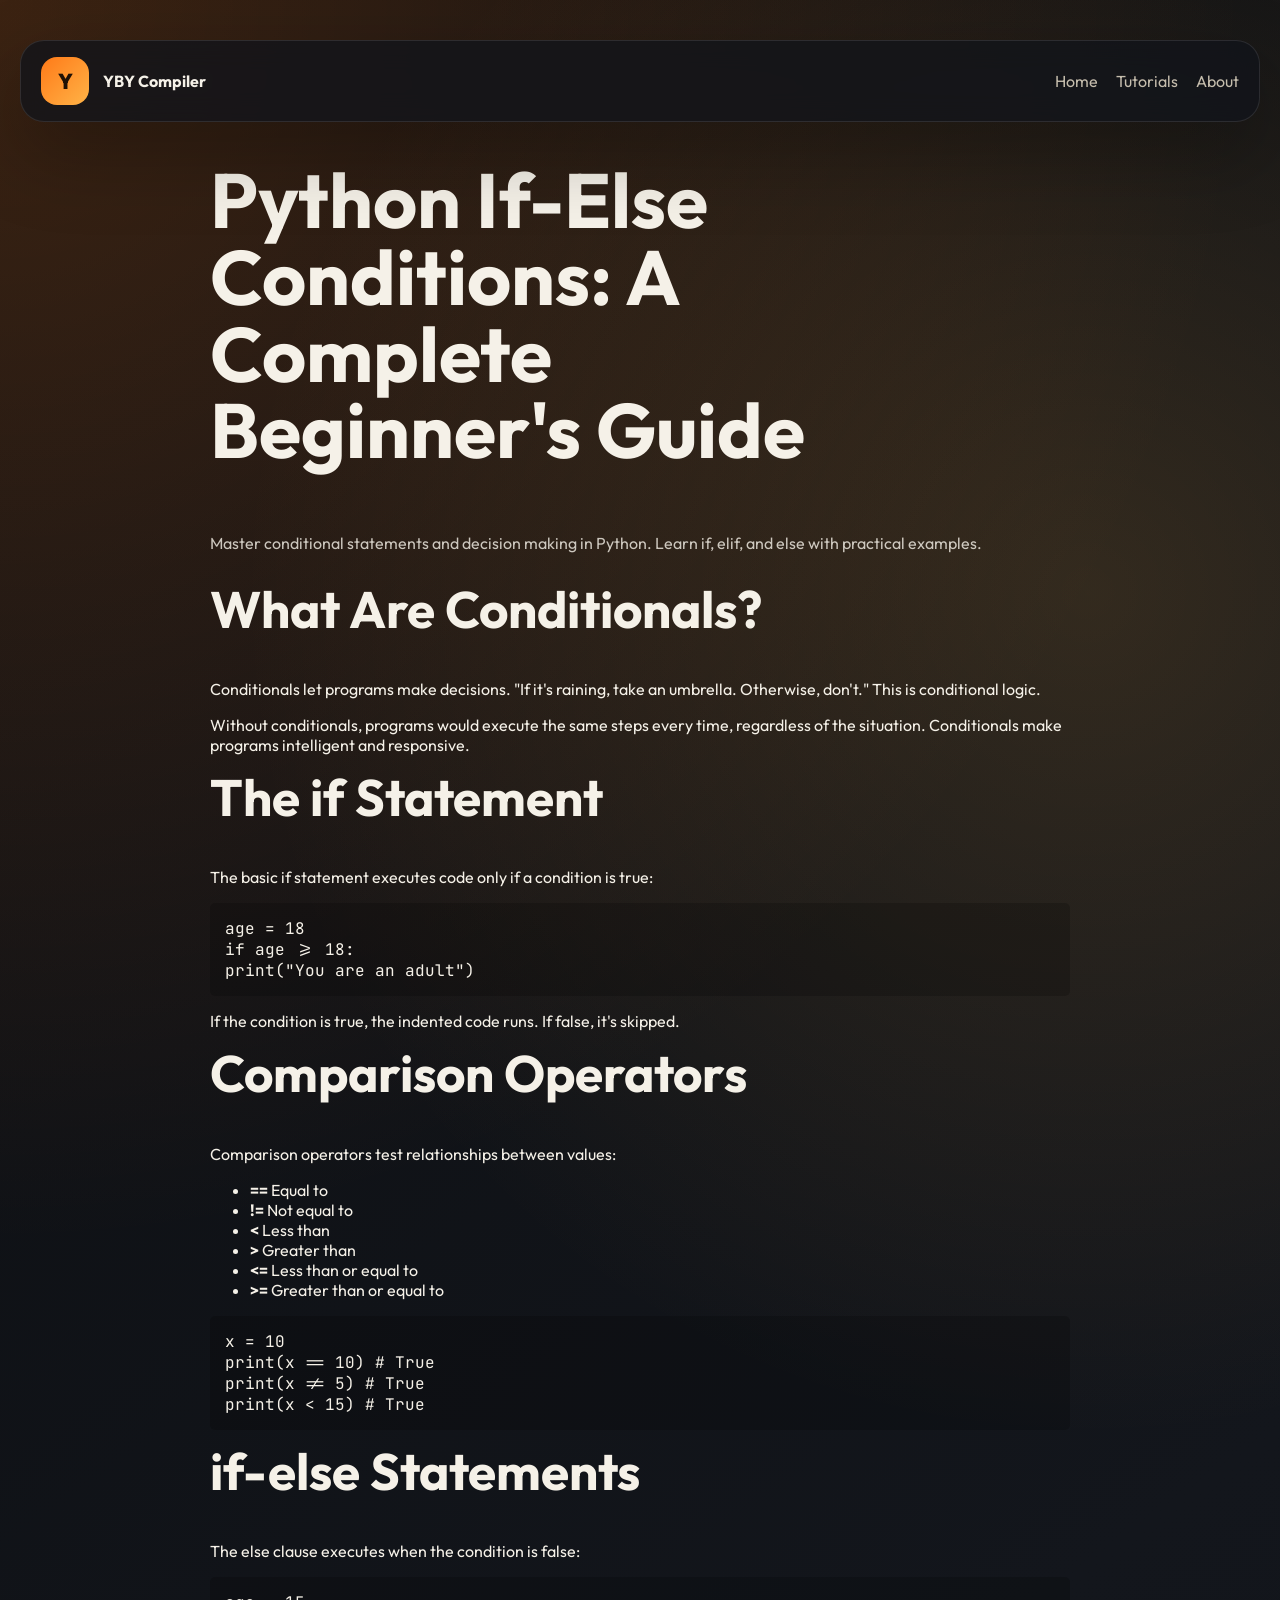
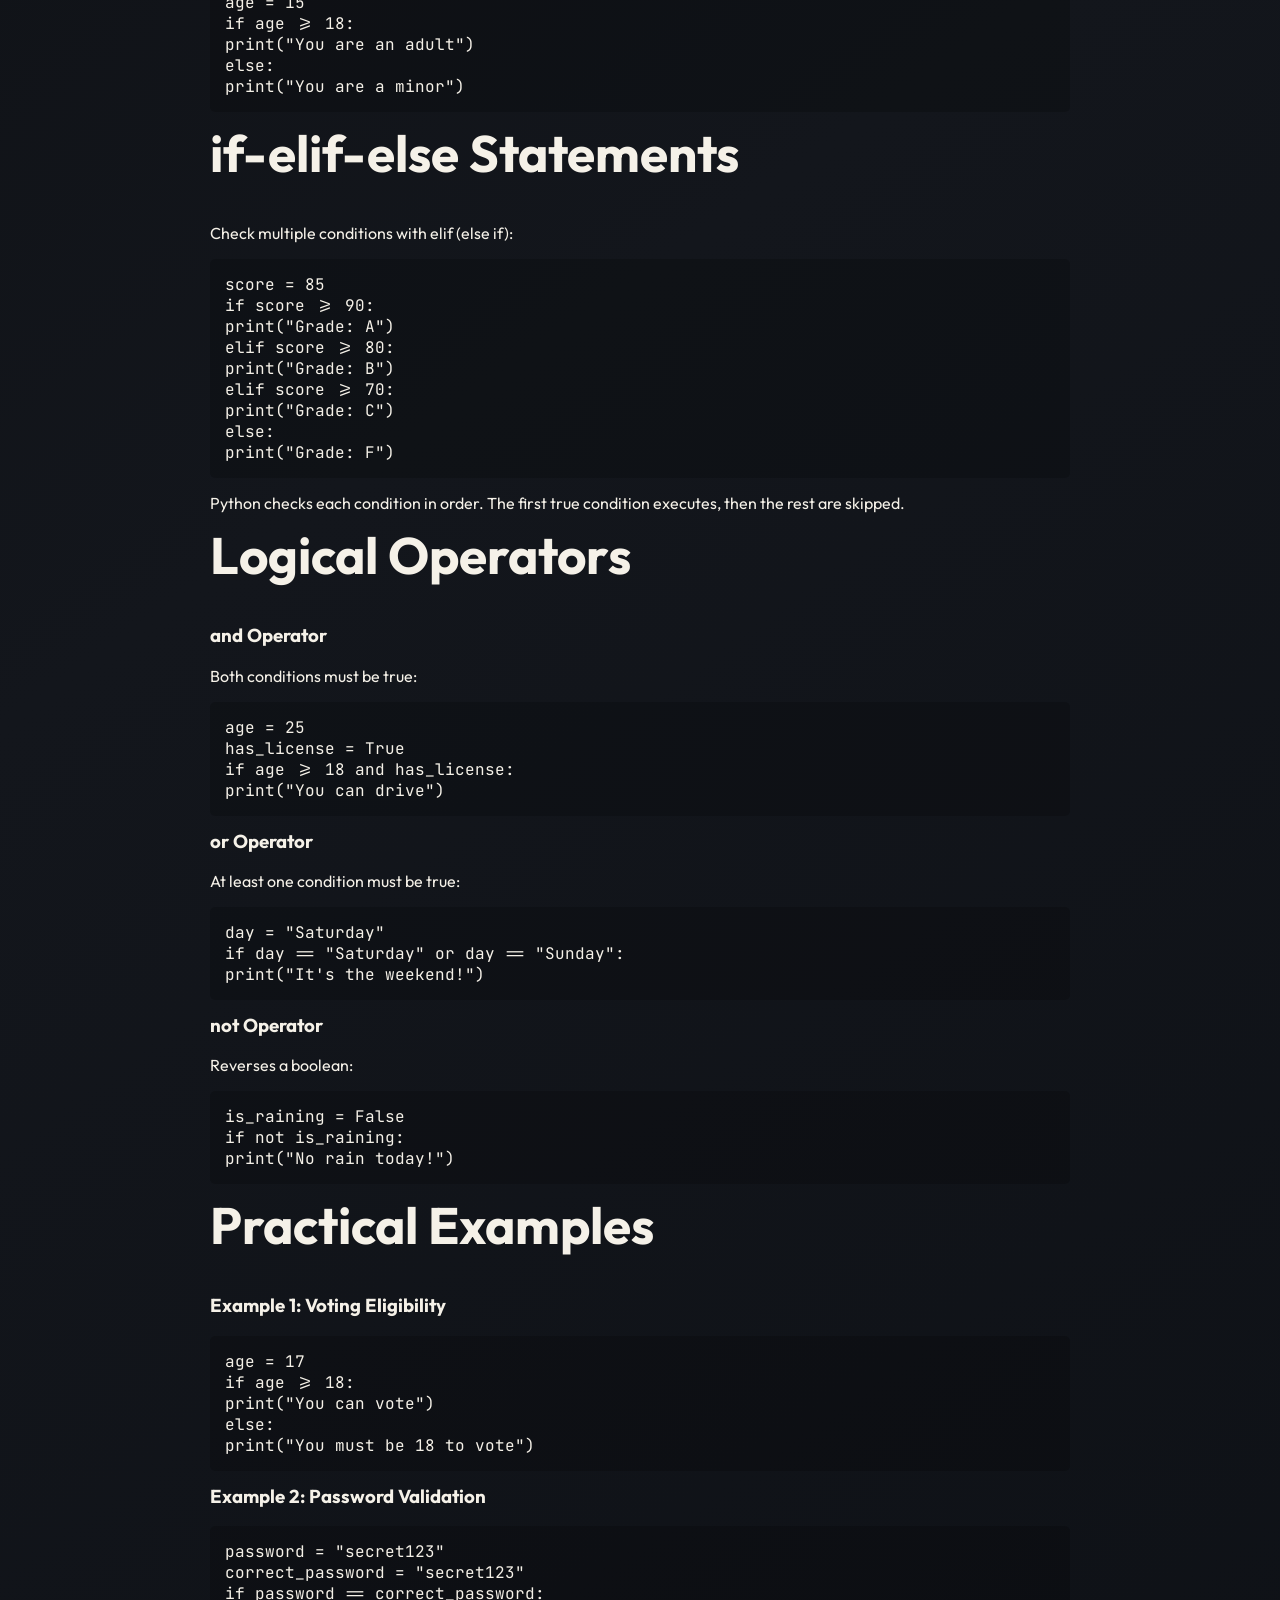
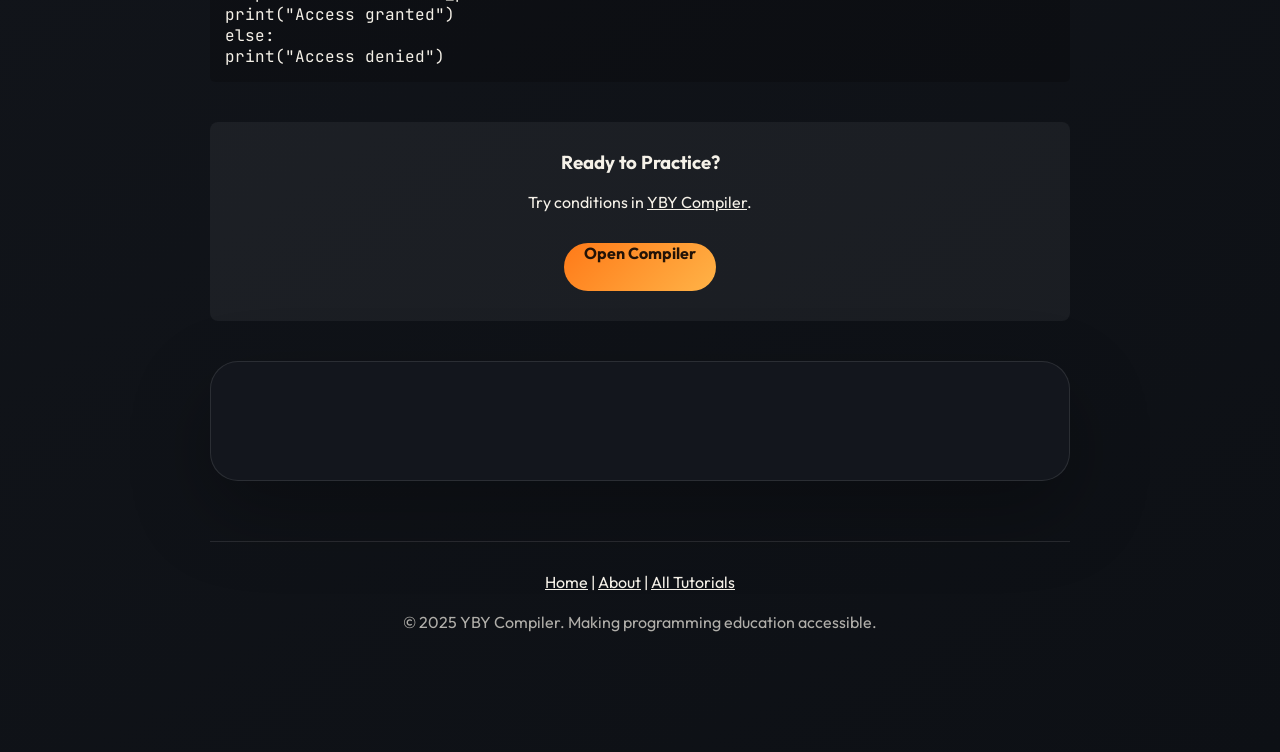
<file: python-conditions.html>
<!DOCTYPE html>
<html lang="en">
<head>
  <meta name="robots" content="index, follow, max-image-preview:large">
  <meta name="author" content="YBY Compiler">
  <meta charset="UTF-8">
  <meta name="viewport" content="width=device-width, initial-scale=1.0">
  <meta name="description" content="Master Python if-else conditions: learn decision making in Python with if, elif, and else statements. Comprehensive beginner's guide.">
  <title>Python If-Else Conditions | Decision Making | YBY Compiler</title>
  <link rel="canonical" href="/python-conditions.html">
  <script type="application/ld+json">
  {
    "@context": "https://schema.org",
    "@type": "Article",
    "headline": "Python If-Else Conditions: Complete Beginner's Guide",
    "description": "Learn decision making and conditional statements in Python",
    "author": {"@type": "Organization", "name": "YBY Compiler"}
  }
  </script>
  <link rel="preconnect" href="https://fonts.googleapis.com">
  <link rel="preconnect" href="https://fonts.gstatic.com" crossorigin>
  <link href="https://fonts.googleapis.com/css2?family=Outfit:wght@400;500;600;700;800&family=JetBrains+Mono:wght@400;500;700&display=swap" rel="stylesheet">
  <link rel="stylesheet" href="styles.css">
  <script async src="https://pagead2.googlesyndication.com/pagead/js/adsbygoogle.js?client=ca-pub-8709136418584975" crossorigin="anonymous"></script>
</head>
<body>
  <div class="site-shell">
    <header class="hero">
      <nav class="topbar">
        <a class="brand" href="/">
          <span class="brand-mark">Y</span>
          <span class="brand-copy"><strong>YBY Compiler</strong></span>
        </a>
        <div class="nav-links">
          <a href="/">Home</a>
          <a href="/#blog">Tutorials</a>
          <a href="about.html">About</a>
        </div>
      </nav>
    </header>

    <main style="max-width: 900px; margin: 0 auto; padding: 40px 20px;">
      <article>
        <h1>Python If-Else Conditions: A Complete Beginner's Guide</h1>
        <p style="opacity: 0.8; margin-bottom: 30px;">Master conditional statements and decision making in Python. Learn if, elif, and else with practical examples.</p>

        <section>
          <h2>What Are Conditionals?</h2>
          <p>Conditionals let programs make decisions. "If it's raining, take an umbrella. Otherwise, don't." This is conditional logic.</p>
          <p>Without conditionals, programs would execute the same steps every time, regardless of the situation. Conditionals make programs intelligent and responsive.</p>
        </section>

        <section>
          <h2>The if Statement</h2>
          <p>The basic if statement executes code only if a condition is true:</p>
          <div style="background-color: rgba(0, 0, 0, 0.2); padding: 15px; border-radius: 5px; margin: 15px 0; font-family: 'JetBrains Mono', monospace; overflow-x: auto;">
            age = 18<br>
            if age >= 18:<br>
                print("You are an adult")
          </div>
          <p>If the condition is true, the indented code runs. If false, it's skipped.</p>
        </section>

        <section>
          <h2>Comparison Operators</h2>
          <p>Comparison operators test relationships between values:</p>
          <ul>
            <li><strong>==</strong> Equal to</li>
            <li><strong>!=</strong> Not equal to</li>
            <li><strong>&lt;</strong> Less than</li>
            <li><strong>&gt;</strong> Greater than</li>
            <li><strong>&lt;=</strong> Less than or equal to</li>
            <li><strong>&gt;=</strong> Greater than or equal to</li>
          </ul>
          <div style="background-color: rgba(0, 0, 0, 0.2); padding: 15px; border-radius: 5px; margin: 15px 0; font-family: 'JetBrains Mono', monospace; overflow-x: auto;">
            x = 10<br>
            print(x == 10)  # True<br>
            print(x != 5)   # True<br>
            print(x < 15)   # True
          </div>
        </section>

        <section>
          <h2>if-else Statements</h2>
          <p>The else clause executes when the condition is false:</p>
          <div style="background-color: rgba(0, 0, 0, 0.2); padding: 15px; border-radius: 5px; margin: 15px 0; font-family: 'JetBrains Mono', monospace; overflow-x: auto;">
            age = 15<br>
            if age >= 18:<br>
                print("You are an adult")<br>
            else:<br>
                print("You are a minor")
          </div>
        </section>

        <section>
          <h2>if-elif-else Statements</h2>
          <p>Check multiple conditions with elif (else if):</p>
          <div style="background-color: rgba(0, 0, 0, 0.2); padding: 15px; border-radius: 5px; margin: 15px 0; font-family: 'JetBrains Mono', monospace; overflow-x: auto;">
            score = 85<br>
            if score >= 90:<br>
                print("Grade: A")<br>
            elif score >= 80:<br>
                print("Grade: B")<br>
            elif score >= 70:<br>
                print("Grade: C")<br>
            else:<br>
                print("Grade: F")
          </div>
          <p>Python checks each condition in order. The first true condition executes, then the rest are skipped.</p>
        </section>

        <section>
          <h2>Logical Operators</h2>
          <h3>and Operator</h3>
          <p>Both conditions must be true:</p>
          <div style="background-color: rgba(0, 0, 0, 0.2); padding: 15px; border-radius: 5px; margin: 15px 0; font-family: 'JetBrains Mono', monospace; overflow-x: auto;">
            age = 25<br>
            has_license = True<br>
            if age >= 18 and has_license:<br>
                print("You can drive")
          </div>
          <h3>or Operator</h3>
          <p>At least one condition must be true:</p>
          <div style="background-color: rgba(0, 0, 0, 0.2); padding: 15px; border-radius: 5px; margin: 15px 0; font-family: 'JetBrains Mono', monospace; overflow-x: auto;">
            day = "Saturday"<br>
            if day == "Saturday" or day == "Sunday":<br>
                print("It's the weekend!")
          </div>
          <h3>not Operator</h3>
          <p>Reverses a boolean:</p>
          <div style="background-color: rgba(0, 0, 0, 0.2); padding: 15px; border-radius: 5px; margin: 15px 0; font-family: 'JetBrains Mono', monospace; overflow-x: auto;">
            is_raining = False<br>
            if not is_raining:<br>
                print("No rain today!")
          </div>
        </section>

        <section>
          <h2>Practical Examples</h2>
          <h3>Example 1: Voting Eligibility</h3>
          <div style="background-color: rgba(0, 0, 0, 0.2); padding: 15px; border-radius: 5px; margin: 15px 0; font-family: 'JetBrains Mono', monospace; overflow-x: auto;">
            age = 17<br>
            if age >= 18:<br>
                print("You can vote")<br>
            else:<br>
                print("You must be 18 to vote")
          </div>
          <h3>Example 2: Password Validation</h3>
          <div style="background-color: rgba(0, 0, 0, 0.2); padding: 15px; border-radius: 5px; margin: 15px 0; font-family: 'JetBrains Mono', monospace; overflow-x: auto;">
            password = "secret123"<br>
            correct_password = "secret123"<br>
            if password == correct_password:<br>
                print("Access granted")<br>
            else:<br>
                print("Access denied")
          </div>
        </section>

        <div style="background-color: rgba(255, 255, 255, 0.05); padding: 30px; border-radius: 8px; margin: 40px 0; text-align: center;">
          <h3>Ready to Practice?</h3>
          <p>Try conditions in <a href="/">YBY Compiler</a>.</p>
          <a href="/" class="button button-primary" style="display: inline-block; margin-top: 15px;">Open Compiler</a>
        </div>
      </article>

      <div class="adsense-section">
        <div class="card ad-card" aria-label="Advertisement">
          <ins class="adsbygoogle"
               style="display:block"
               data-ad-client="ca-pub-8709136418584975"
               data-ad-format="auto"
               data-full-width-responsive="true"></ins>
        </div>
      </div>

      <footer style="margin-top: 60px; padding-top: 30px; border-top: 1px solid rgba(255, 255, 255, 0.1); text-align: center;">
        <p><a href="/">Home</a> | <a href="about.html">About</a> | <a href="/#blog">All Tutorials</a></p>
        <p style="margin-top: 20px; opacity: 0.7;">© 2025 YBY Compiler. Making programming education accessible.</p>
      </footer>
    </main>
  </div>

  <script>
    (adsbygoogle = window.adsbygoogle || []).push({});
  </script>
</body>
</html>
</file>
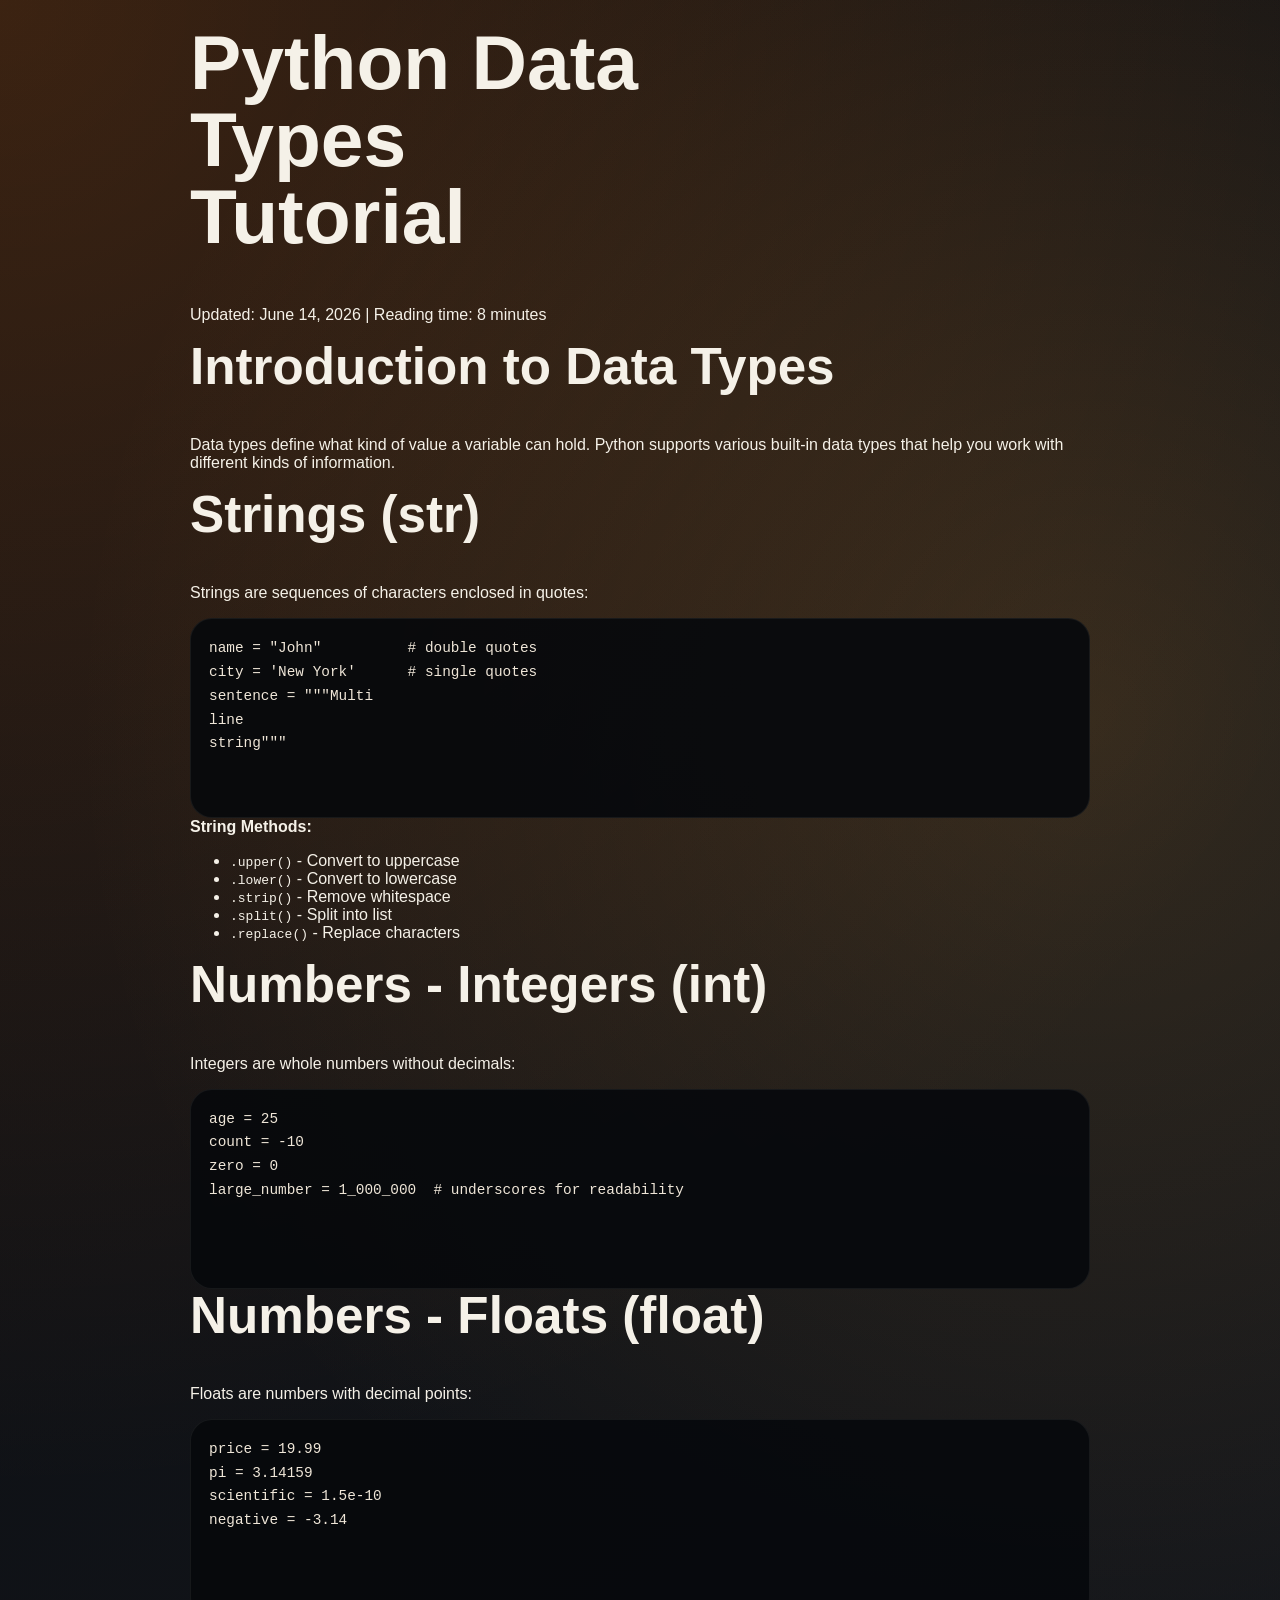
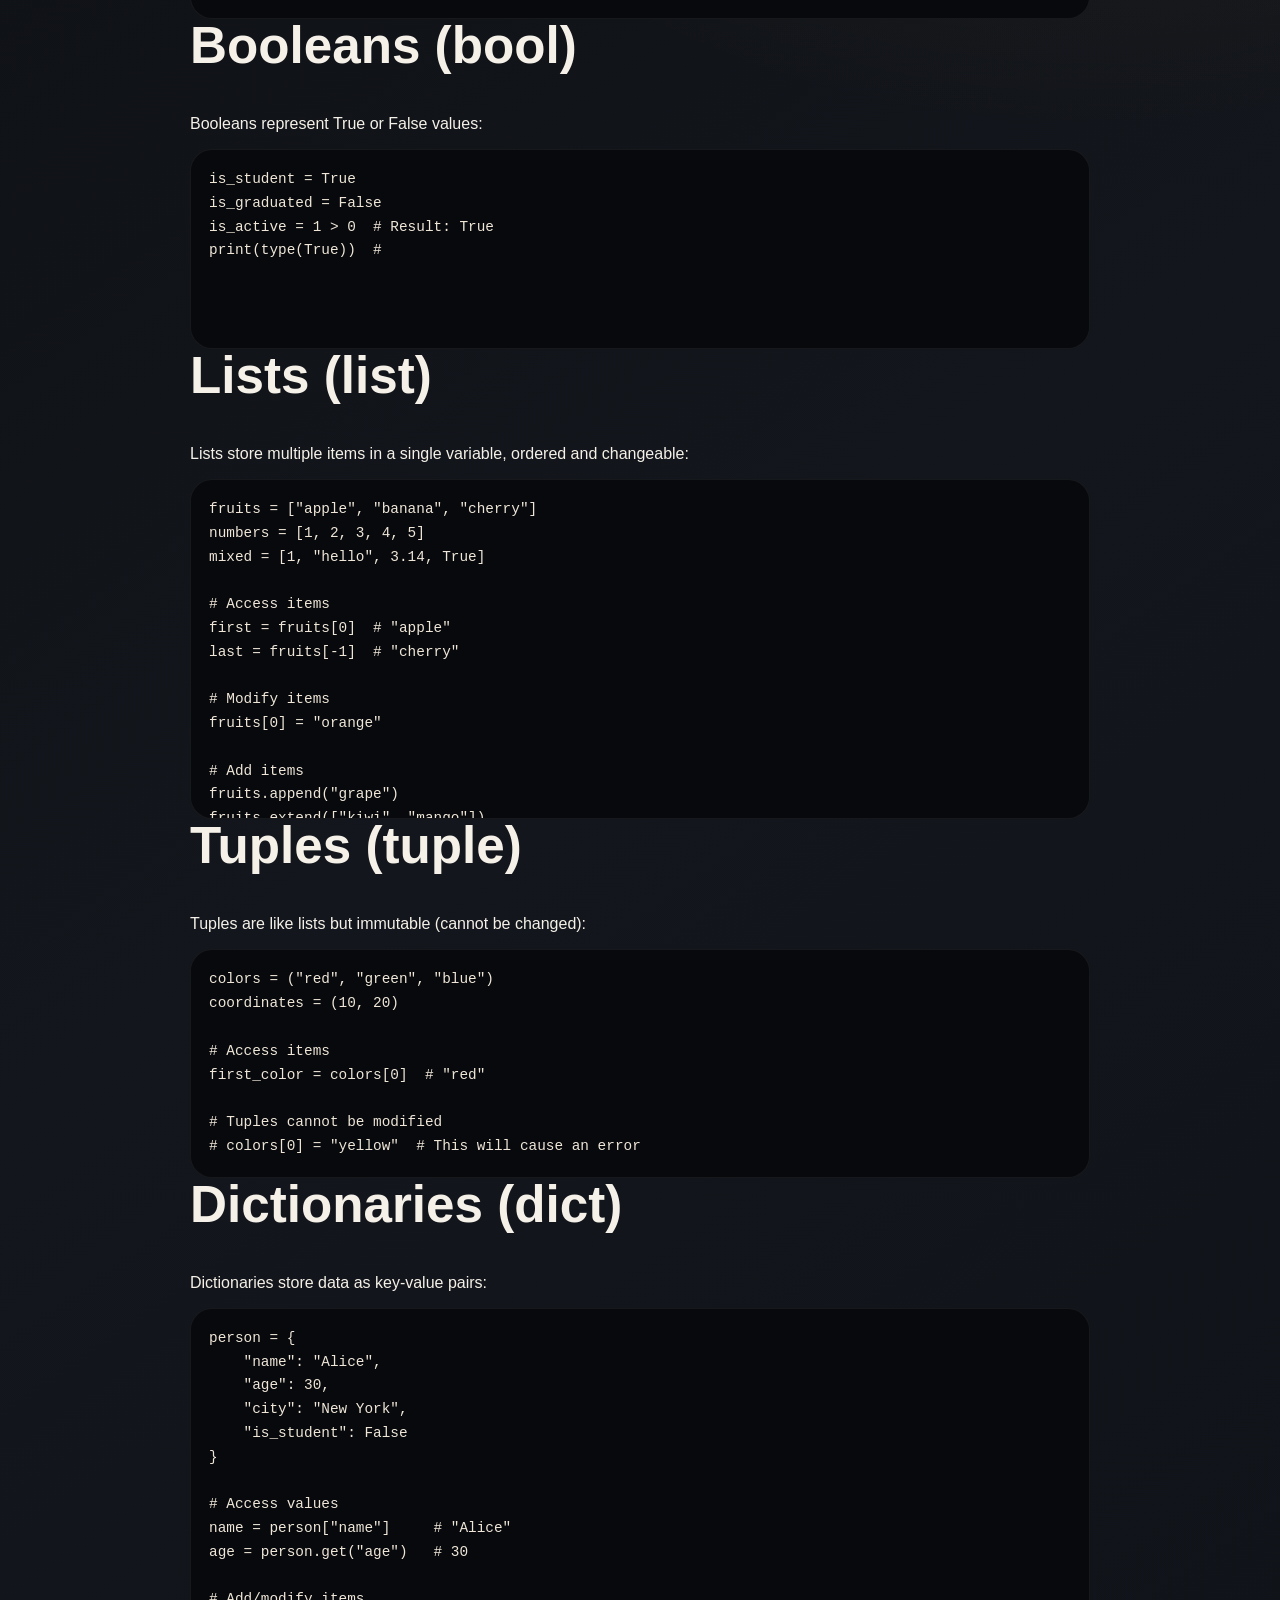
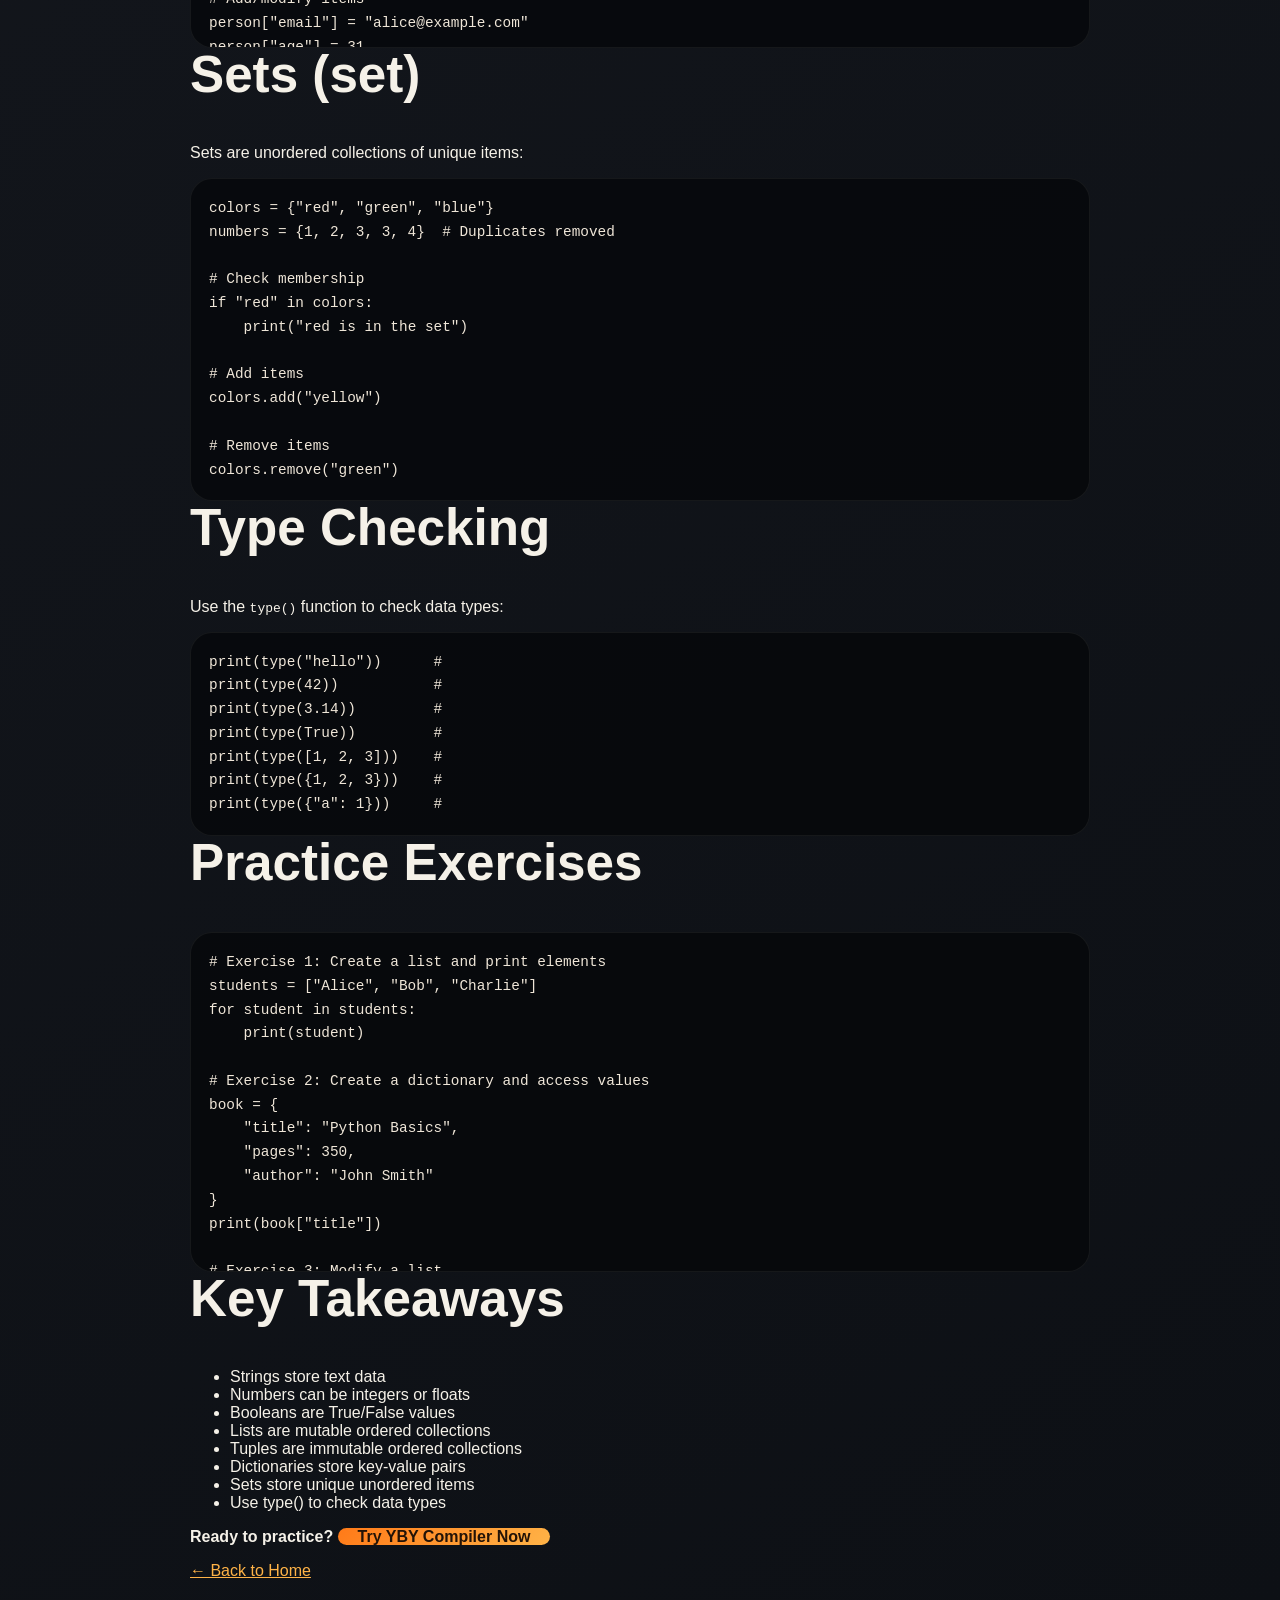
<file: python-data-types.html>
<!DOCTYPE html>
<html lang="en">
<head>
    <meta charset="UTF-8">
    <meta name="viewport" content="width=device-width, initial-scale=1.0">
    <meta name="description" content="Python Data Types Tutorial - Master strings, lists, dictionaries, and more">
    <title>Python Data Types Tutorial | YBY Compiler</title>
    <link rel="stylesheet" href="styles.css">
    <script type="application/ld+json">
    {
      "@context": "https://schema.org",
      "@type": "Article",
      "headline": "Python Data Types Tutorial",
      "description": "Comprehensive guide to Python data types",
      "author": {"@type": "Organization", "name": "YBY Compiler"}
    }
    </script>
</head>
<body>
    <div class="blog-container">
        <h1>Python Data Types Tutorial</h1>
        <p class="article-meta">Updated: June 14, 2026 | Reading time: 8 minutes</p>

        <section class="tutorial-section">
            <h2>Introduction to Data Types</h2>
            <p>Data types define what kind of value a variable can hold. Python supports various built-in data types that help you work with different kinds of information.</p>
        </section>

        <section class="tutorial-section">
            <h2>Strings (str)</h2>
            <p>Strings are sequences of characters enclosed in quotes:</p>
            <pre>name = "John"          # double quotes
city = 'New York'      # single quotes
sentence = """Multi
line
string"""</pre>
            <p><strong>String Methods:</strong></p>
            <ul>
                <li><code>.upper()</code> - Convert to uppercase</li>
                <li><code>.lower()</code> - Convert to lowercase</li>
                <li><code>.strip()</code> - Remove whitespace</li>
                <li><code>.split()</code> - Split into list</li>
                <li><code>.replace()</code> - Replace characters</li>
            </ul>
        </section>

        <section class="tutorial-section">
            <h2>Numbers - Integers (int)</h2>
            <p>Integers are whole numbers without decimals:</p>
            <pre>age = 25
count = -10
zero = 0
large_number = 1_000_000  # underscores for readability</pre>
        </section>

        <section class="tutorial-section">
            <h2>Numbers - Floats (float)</h2>
            <p>Floats are numbers with decimal points:</p>
            <pre>price = 19.99
pi = 3.14159
scientific = 1.5e-10
negative = -3.14</pre>
        </section>

        <section class="tutorial-section">
            <h2>Booleans (bool)</h2>
            <p>Booleans represent True or False values:</p>
            <pre>is_student = True
is_graduated = False
is_active = 1 > 0  # Result: True
print(type(True))  # <class 'bool'></pre>
        </section>

        <section class="tutorial-section">
            <h2>Lists (list)</h2>
            <p>Lists store multiple items in a single variable, ordered and changeable:</p>
            <pre>fruits = ["apple", "banana", "cherry"]
numbers = [1, 2, 3, 4, 5]
mixed = [1, "hello", 3.14, True]

# Access items
first = fruits[0]  # "apple"
last = fruits[-1]  # "cherry"

# Modify items
fruits[0] = "orange"

# Add items
fruits.append("grape")
fruits.extend(["kiwi", "mango"])</pre>
        </section>

        <section class="tutorial-section">
            <h2>Tuples (tuple)</h2>
            <p>Tuples are like lists but immutable (cannot be changed):</p>
            <pre>colors = ("red", "green", "blue")
coordinates = (10, 20)

# Access items
first_color = colors[0]  # "red"

# Tuples cannot be modified
# colors[0] = "yellow"  # This will cause an error</pre>
        </section>

        <section class="tutorial-section">
            <h2>Dictionaries (dict)</h2>
            <p>Dictionaries store data as key-value pairs:</p>
            <pre>person = {
    "name": "Alice",
    "age": 30,
    "city": "New York",
    "is_student": False
}

# Access values
name = person["name"]     # "Alice"
age = person.get("age")   # 30

# Add/modify items
person["email"] = "alice@example.com"
person["age"] = 31

# Remove items
del person["city"]
person.pop("is_student")</pre>
        </section>

        <section class="tutorial-section">
            <h2>Sets (set)</h2>
            <p>Sets are unordered collections of unique items:</p>
            <pre>colors = {"red", "green", "blue"}
numbers = {1, 2, 3, 3, 4}  # Duplicates removed

# Check membership
if "red" in colors:
    print("red is in the set")

# Add items
colors.add("yellow")

# Remove items
colors.remove("green")</pre>
        </section>

        <section class="tutorial-section">
            <h2>Type Checking</h2>
            <p>Use the <code>type()</code> function to check data types:</p>
            <pre>print(type("hello"))      # <class 'str'>
print(type(42))           # <class 'int'>
print(type(3.14))         # <class 'float'>
print(type(True))         # <class 'bool'>
print(type([1, 2, 3]))    # <class 'list'>
print(type({1, 2, 3}))    # <class 'set'>
print(type({"a": 1}))     # <class 'dict'></pre>
        </section>

        <section class="tutorial-section">
            <h2>Practice Exercises</h2>
            <pre># Exercise 1: Create a list and print elements
students = ["Alice", "Bob", "Charlie"]
for student in students:
    print(student)

# Exercise 2: Create a dictionary and access values
book = {
    "title": "Python Basics",
    "pages": 350,
    "author": "John Smith"
}
print(book["title"])

# Exercise 3: Modify a list
numbers = [1, 2, 3]
numbers.append(4)
print(numbers)</pre>
        </section>

        <section class="tutorial-section">
            <h2>Key Takeaways</h2>
            <ul>
                <li>Strings store text data</li>
                <li>Numbers can be integers or floats</li>
                <li>Booleans are True/False values</li>
                <li>Lists are mutable ordered collections</li>
                <li>Tuples are immutable ordered collections</li>
                <li>Dictionaries store key-value pairs</li>
                <li>Sets store unique unordered items</li>
                <li>Use type() to check data types</li>
            </ul>
        </section>

        <div class="cta-section">
            <p><strong>Ready to practice?</strong> <a href="index.html#compiler" class="button button-primary">Try YBY Compiler Now</a></p>
        </div>

        <a href="index.html" class="back-link">← Back to Home</a>
    </div>
</body>
</html>
</file>
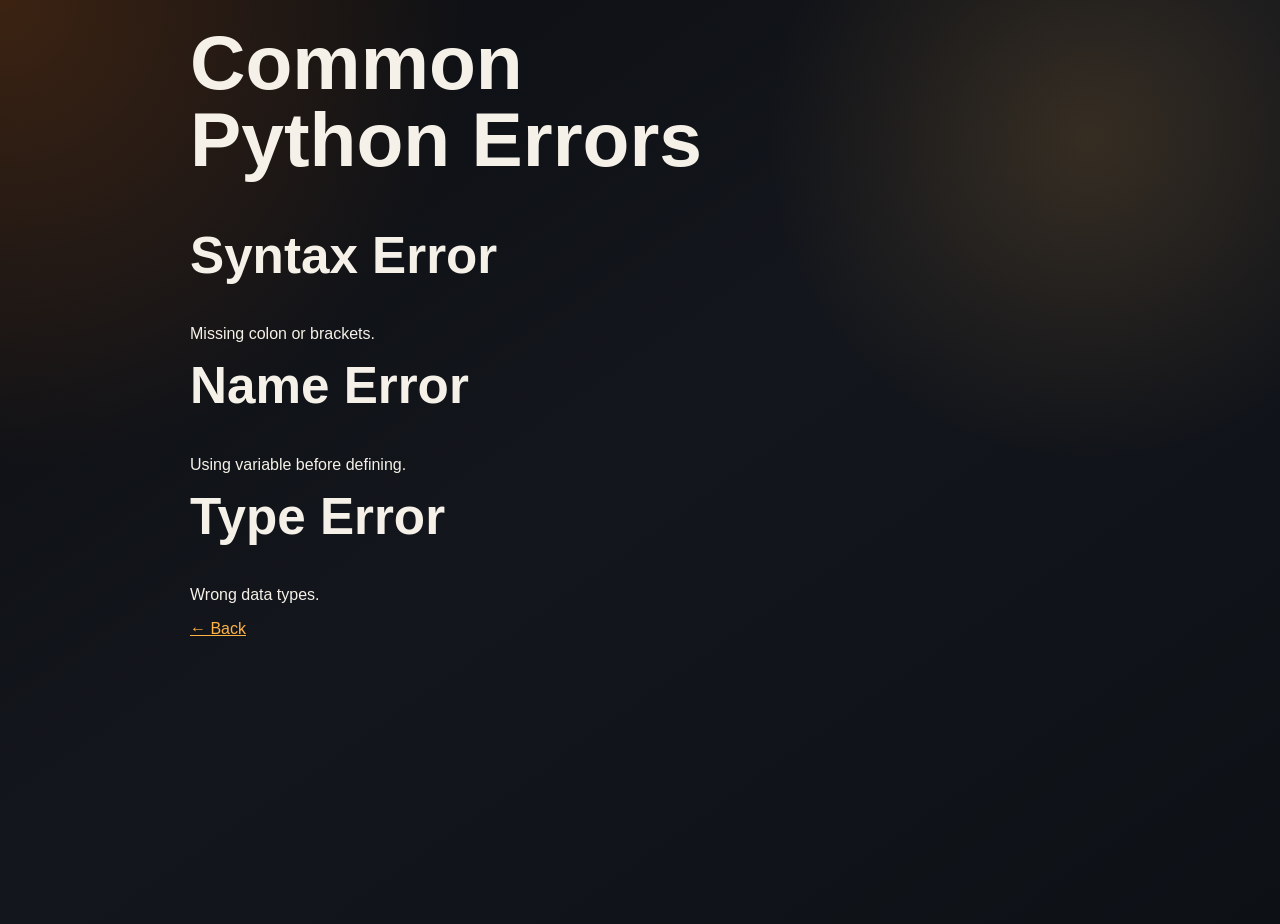
<file: python-errors.htm>
<!DOCTYPE html>
<html>
<head>
<title>Common Python Errors</title>
<link rel="stylesheet" href="styles.css">
  <script type="application/ld+json">
{
 "@context": "https://schema.org",
 "@type": "Article",
 "headline": "Learn Python for Beginners",
 "author": {
   "@type": "Person",
   "name": "YBY Compiler"
 },
 "publisher": {
   "@type": "Organization",
   "name": "YBY Compiler"
 }
}
</script>
</head>
<body>
<div class="blog-container">
<h1>Common Python Errors</h1>

<h2>Syntax Error</h2>
<p>Missing colon or brackets.</p>

<h2>Name Error</h2>
<p>Using variable before defining.</p>

<h2>Type Error</h2>
<p>Wrong data types.</p>

<a href="index.html" class="back-link">← Back</a>
</div>
</body>
</html>
</file>
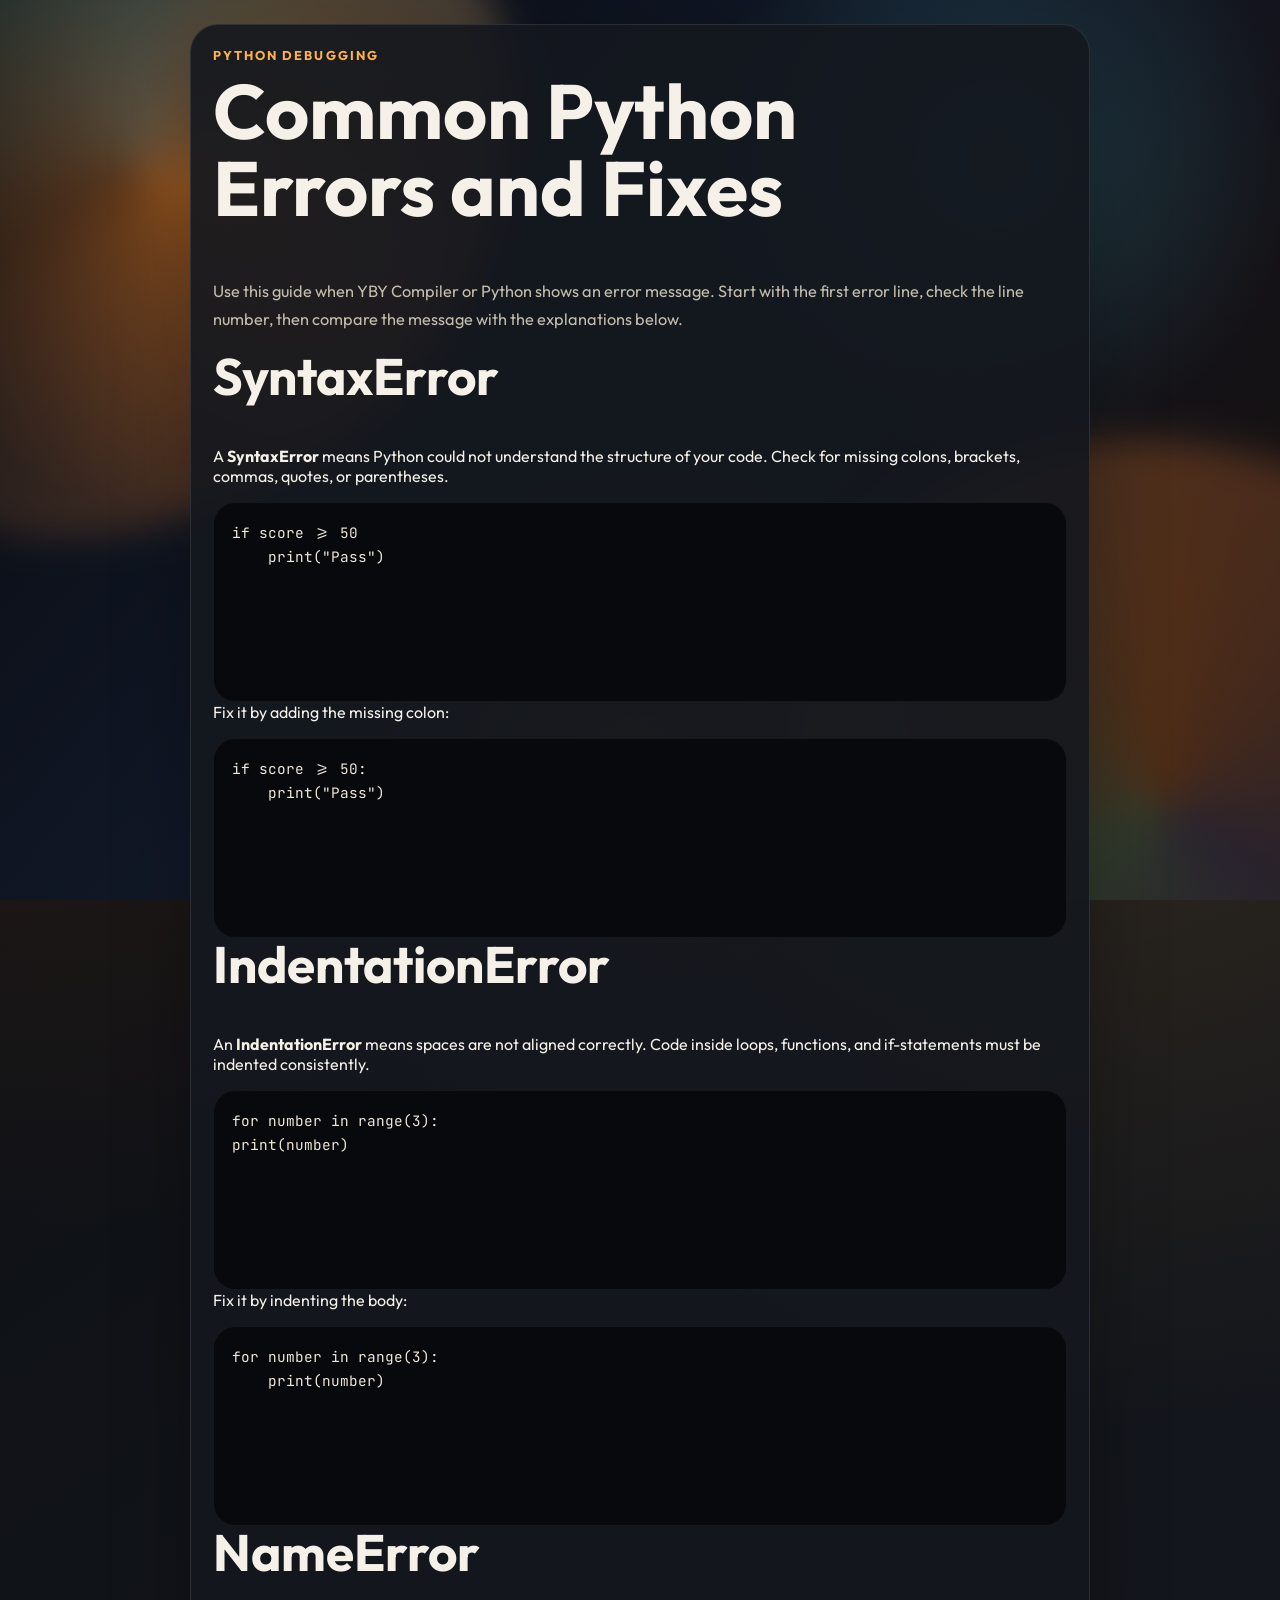
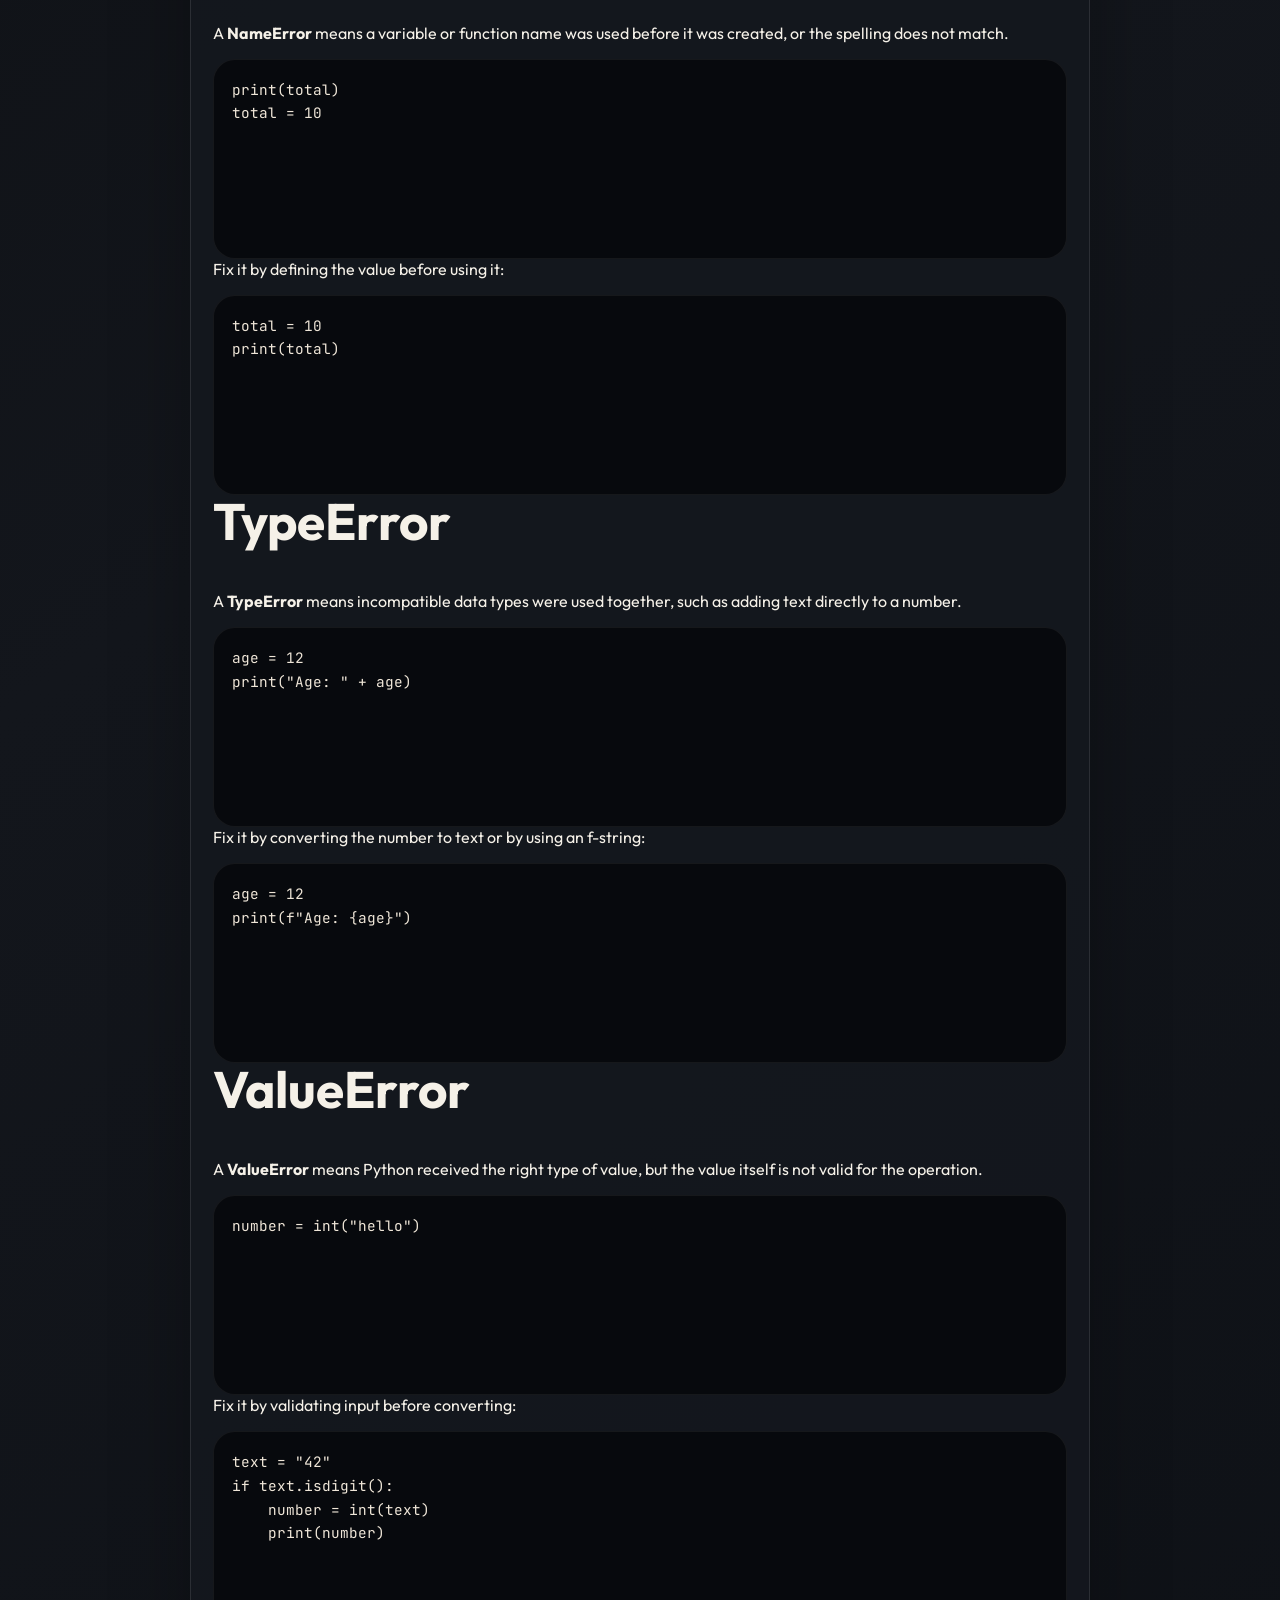
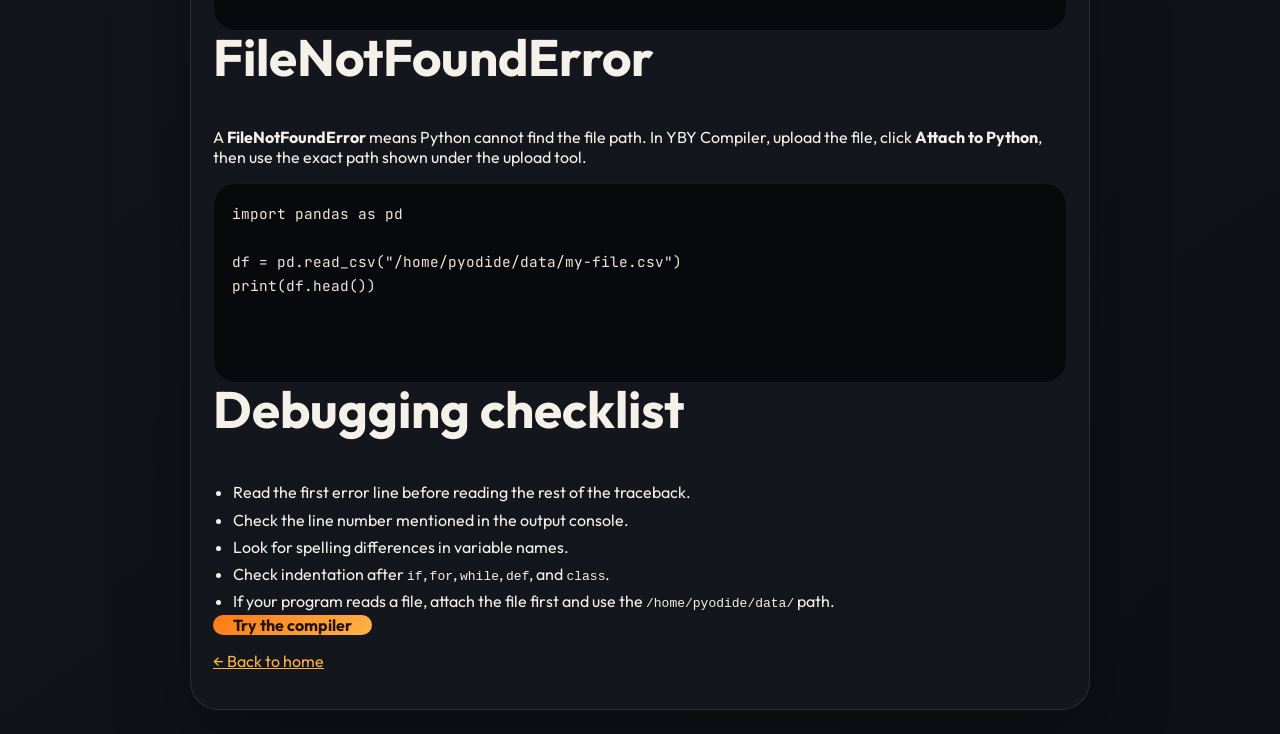
<file: python-errors.html>
<!DOCTYPE html>
<html lang="en">
<head>
  <meta charset="UTF-8">
  <meta name="viewport" content="width=device-width, initial-scale=1.0">
  <meta name="robots" content="index, follow, max-image-preview:large">
  <meta name="description" content="Learn how to understand and fix common Python errors including SyntaxError, NameError, TypeError, ValueError, IndentationError, and FileNotFoundError.">
  <meta name="keywords" content="Python errors, fix Python SyntaxError, Python NameError, Python TypeError, Python beginner debugging, YBY Compiler">
  <link rel="canonical" href="https://ybycompiler.netlify.app/python-errors.html">
  <title>Common Python Errors and Fixes | YBY Compiler</title>
  <link rel="preconnect" href="https://fonts.googleapis.com">
  <link rel="preconnect" href="https://fonts.gstatic.com" crossorigin>
  <link href="https://fonts.googleapis.com/css2?family=Outfit:wght@400;500;600;700;800&family=JetBrains+Mono:wght@400;500;700&display=swap" rel="stylesheet">
  <link rel="stylesheet" href="styles.css">
  <script type="application/ld+json">
  {
    "@context": "https://schema.org",
    "@type": "Article",
    "headline": "Common Python Errors and Fixes",
    "description": "A beginner-friendly guide to common Python errors and how to fix them.",
    "author": {
      "@type": "Organization",
      "name": "YBY Compiler"
    },
    "publisher": {
      "@type": "Organization",
      "name": "YBY Compiler"
    },
    "mainEntityOfPage": "https://ybycompiler.netlify.app/python-errors.html"
  }
  </script>
</head>
<body>
  <div class="live-wallpaper" aria-hidden="true"></div>
  <div class="noise" aria-hidden="true"></div>

  <main class="blog-container legal-page card">
    <p class="eyebrow">Python debugging</p>
    <h1>Common Python Errors and Fixes</h1>
    <p class="section-text">Use this guide when YBY Compiler or Python shows an error message. Start with the first error line, check the line number, then compare the message with the explanations below.</p>

    <h2>SyntaxError</h2>
    <p>A <strong>SyntaxError</strong> means Python could not understand the structure of your code. Check for missing colons, brackets, commas, quotes, or parentheses.</p>
    <pre>if score &gt;= 50
    print("Pass")</pre>
    <p>Fix it by adding the missing colon:</p>
    <pre>if score &gt;= 50:
    print("Pass")</pre>

    <h2>IndentationError</h2>
    <p>An <strong>IndentationError</strong> means spaces are not aligned correctly. Code inside loops, functions, and if-statements must be indented consistently.</p>
    <pre>for number in range(3):
print(number)</pre>
    <p>Fix it by indenting the body:</p>
    <pre>for number in range(3):
    print(number)</pre>

    <h2>NameError</h2>
    <p>A <strong>NameError</strong> means a variable or function name was used before it was created, or the spelling does not match.</p>
    <pre>print(total)
total = 10</pre>
    <p>Fix it by defining the value before using it:</p>
    <pre>total = 10
print(total)</pre>

    <h2>TypeError</h2>
    <p>A <strong>TypeError</strong> means incompatible data types were used together, such as adding text directly to a number.</p>
    <pre>age = 12
print("Age: " + age)</pre>
    <p>Fix it by converting the number to text or by using an f-string:</p>
    <pre>age = 12
print(f"Age: {age}")</pre>

    <h2>ValueError</h2>
    <p>A <strong>ValueError</strong> means Python received the right type of value, but the value itself is not valid for the operation.</p>
    <pre>number = int("hello")</pre>
    <p>Fix it by validating input before converting:</p>
    <pre>text = "42"
if text.isdigit():
    number = int(text)
    print(number)</pre>

    <h2>FileNotFoundError</h2>
    <p>A <strong>FileNotFoundError</strong> means Python cannot find the file path. In YBY Compiler, upload the file, click <strong>Attach to Python</strong>, then use the exact path shown under the upload tool.</p>
    <pre>import pandas as pd

df = pd.read_csv("/home/pyodide/data/my-file.csv")
print(df.head())</pre>

    <h2>Debugging checklist</h2>
    <ul class="check-list">
      <li>Read the first error line before reading the rest of the traceback.</li>
      <li>Check the line number mentioned in the output console.</li>
      <li>Look for spelling differences in variable names.</li>
      <li>Check indentation after <code>if</code>, <code>for</code>, <code>while</code>, <code>def</code>, and <code>class</code>.</li>
      <li>If your program reads a file, attach the file first and use the <code>/home/pyodide/data/</code> path.</li>
    </ul>

    <p><a href="index.html#compiler" class="button button-primary">Try the compiler</a></p>
    <p><a href="index.html" class="back-link">← Back to home</a></p>
  </main>
</body>
</html>
</file>
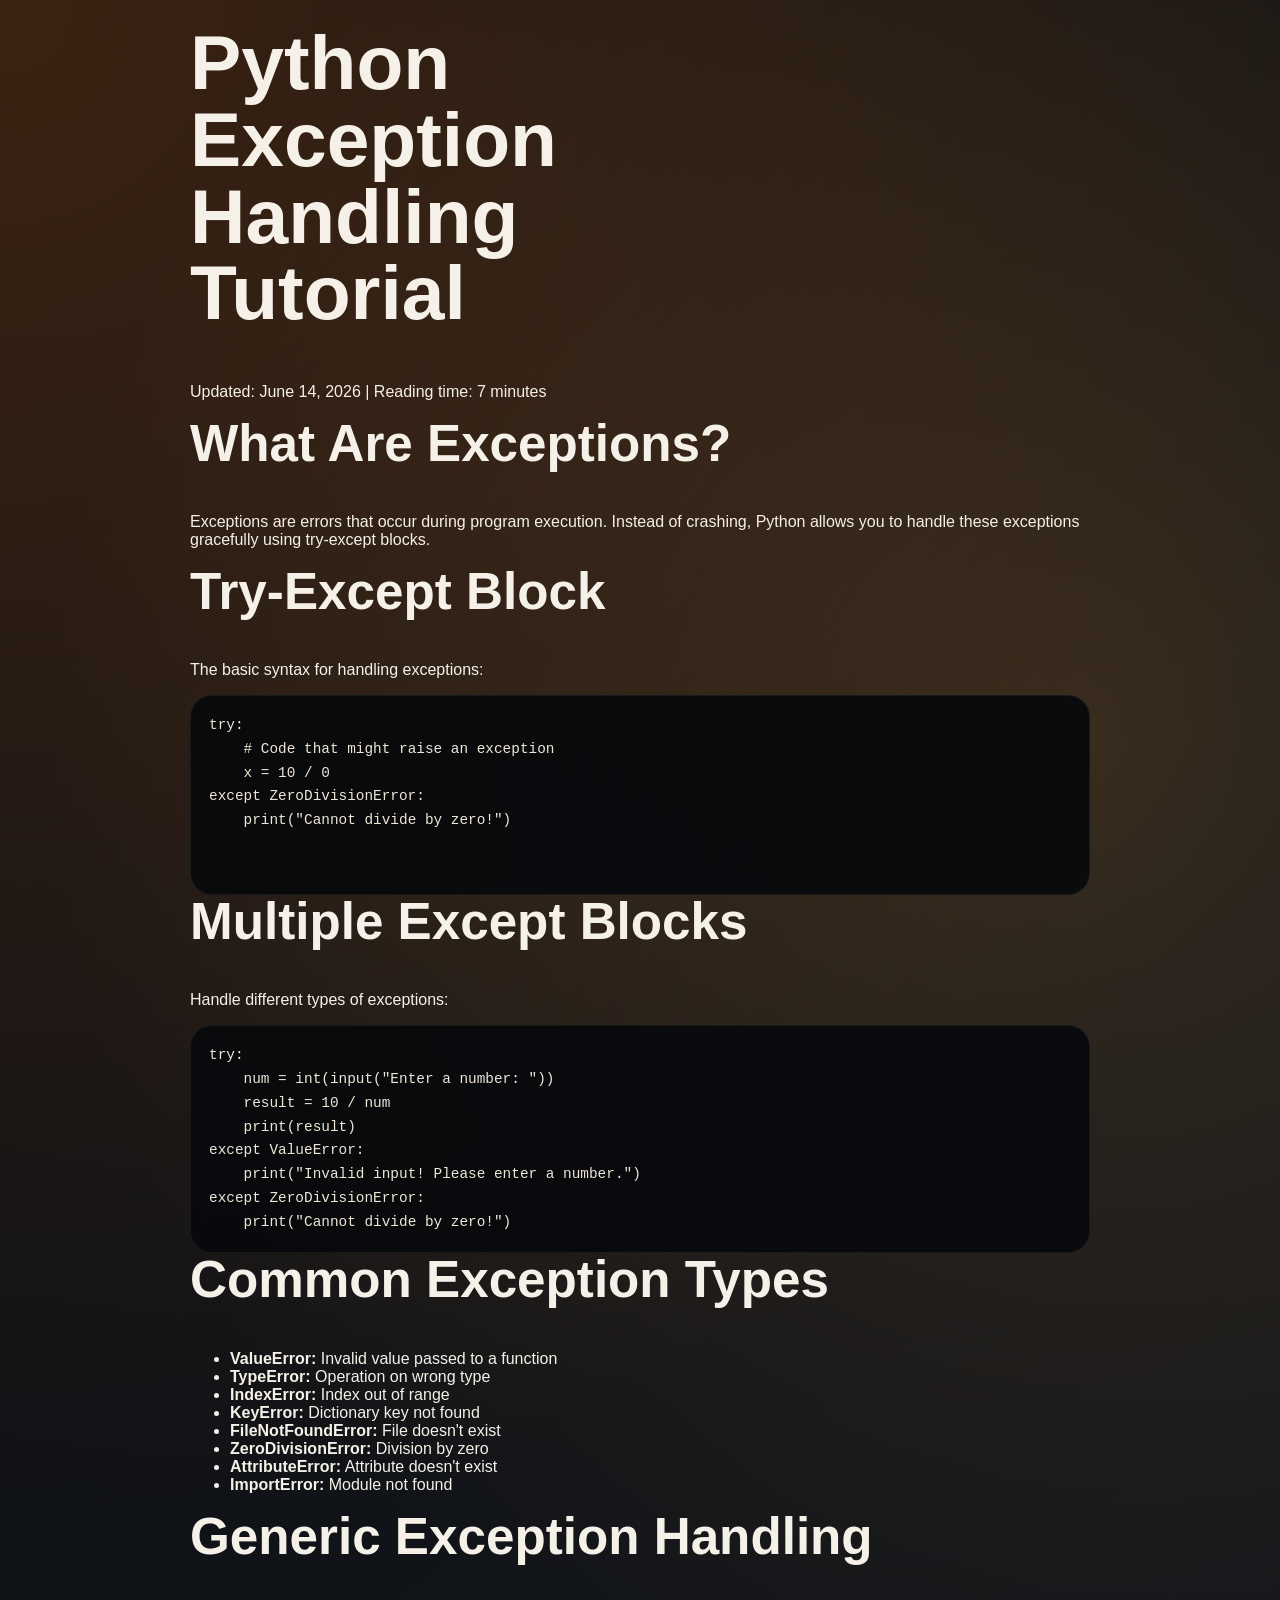
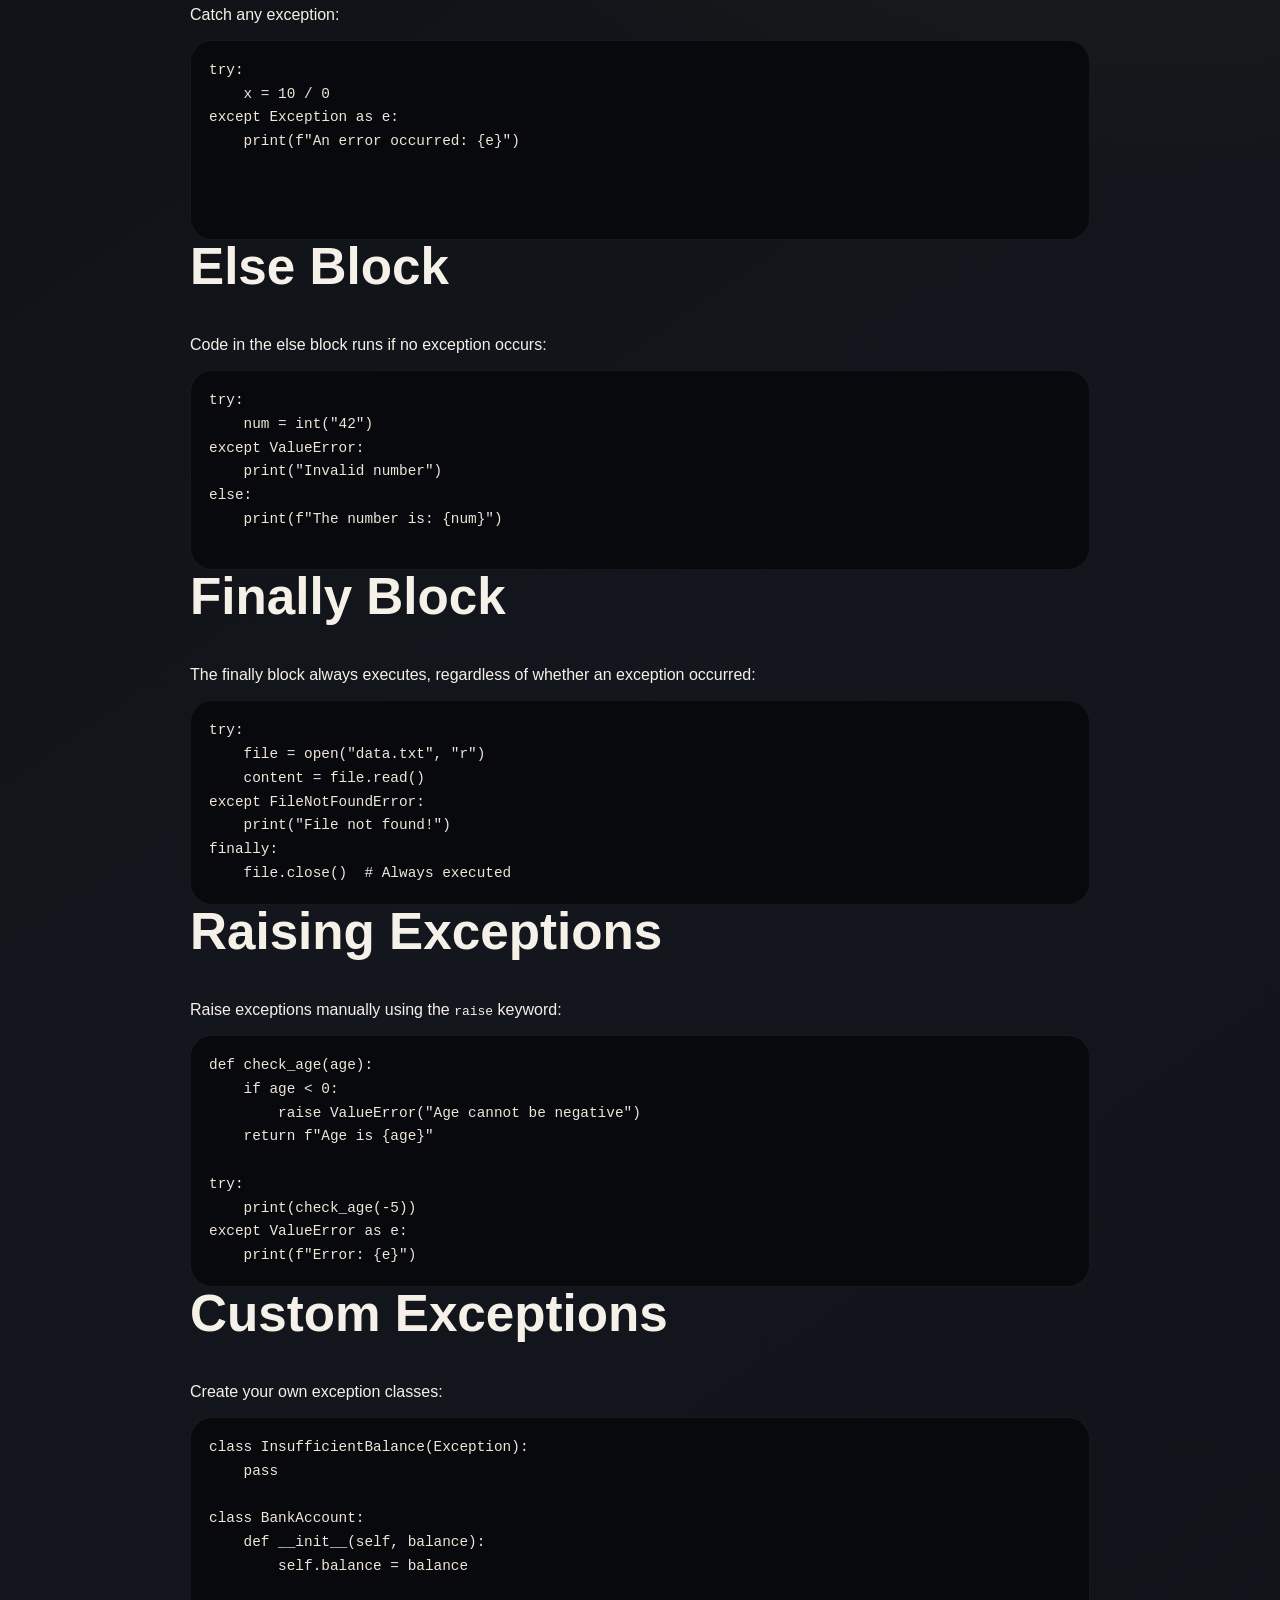
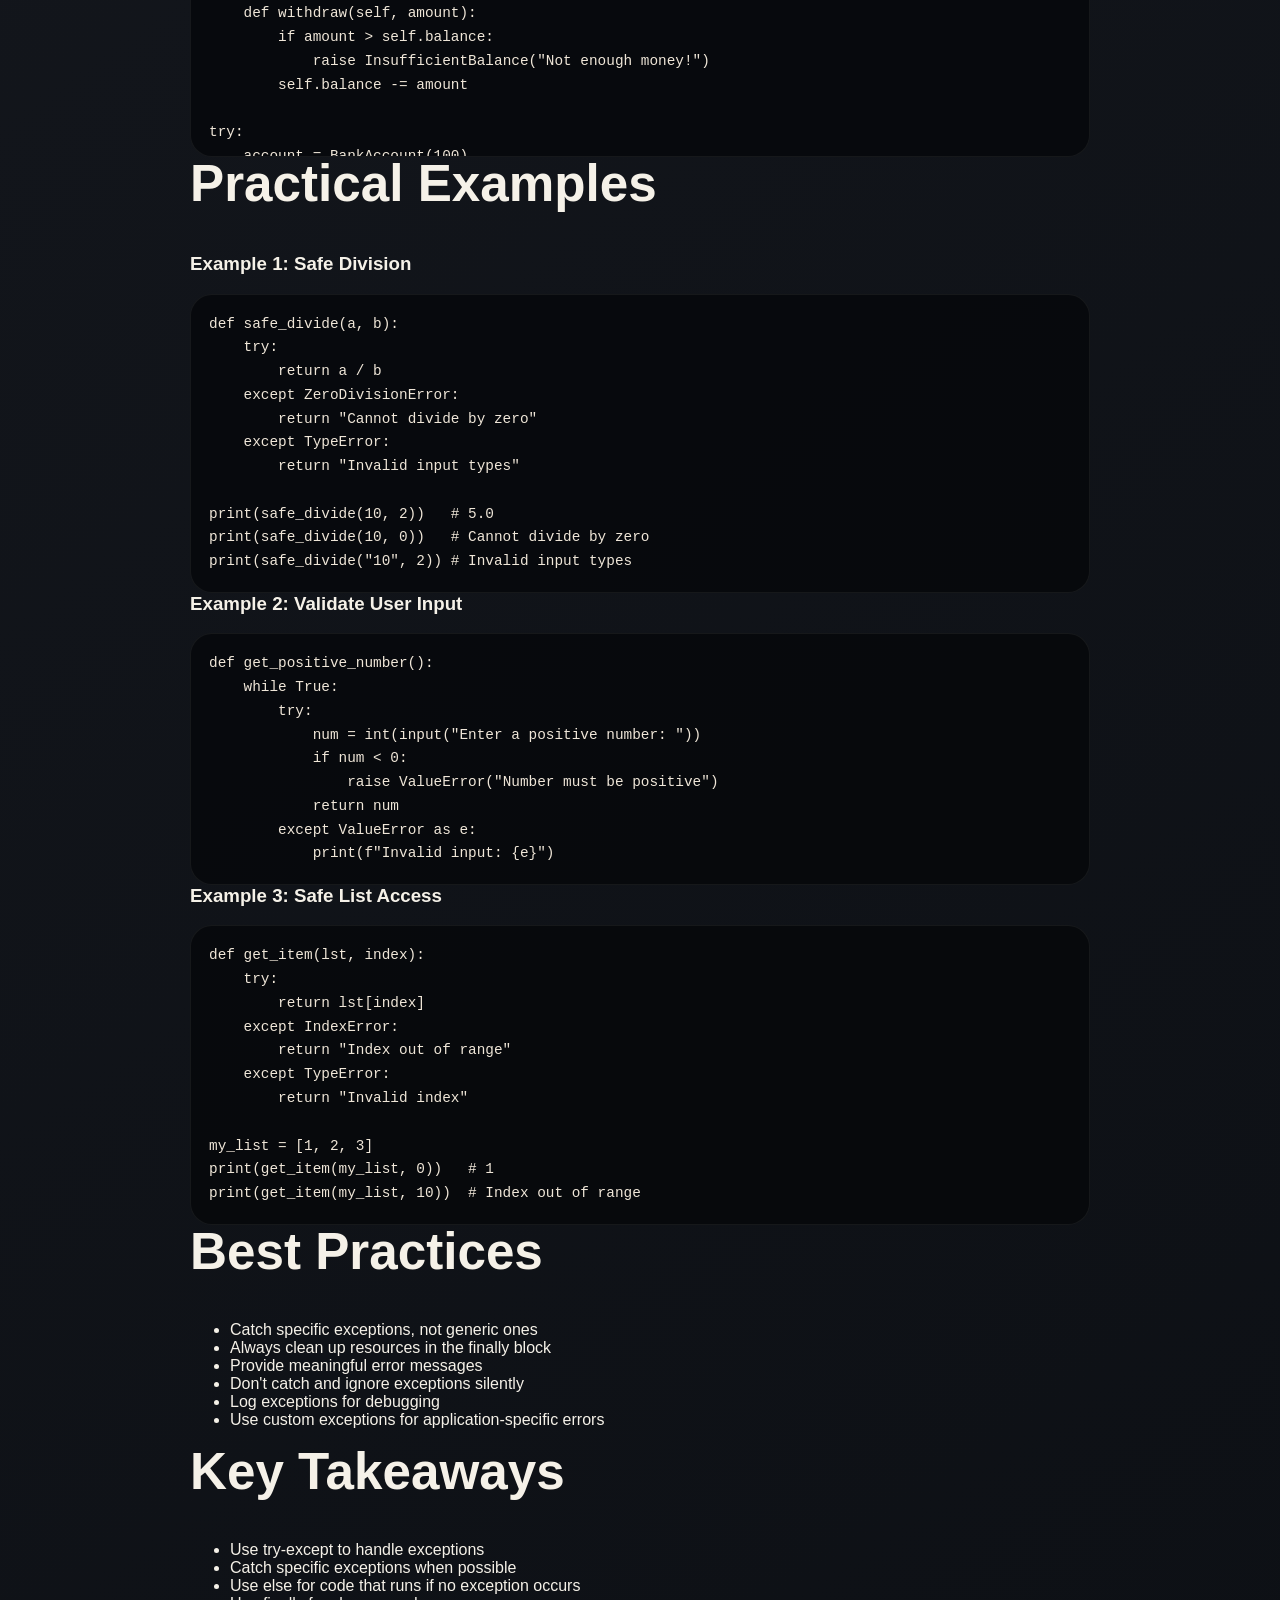
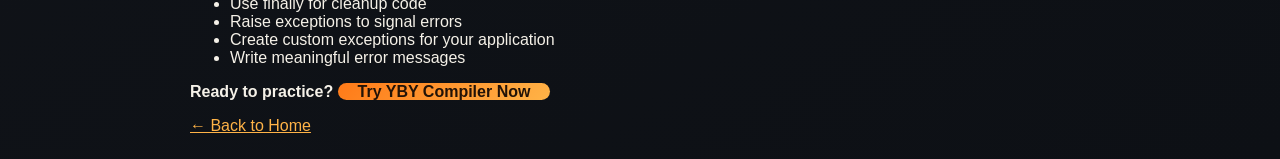
<file: python-exceptions.html>
<!DOCTYPE html>
<html lang="en">
<head>
    <meta charset="UTF-8">
    <meta name="viewport" content="width=device-width, initial-scale=1.0">
    <meta name="description" content="Python Exception Handling Tutorial - Handle errors gracefully">
    <title>Python Exception Handling Tutorial | YBY Compiler</title>
    <link rel="stylesheet" href="styles.css">
    <script type="application/ld+json">
    {
      "@context": "https://schema.org",
      "@type": "Article",
      "headline": "Python Exception Handling Tutorial",
      "description": "Learn how to handle errors and exceptions in Python",
      "author": {"@type": "Organization", "name": "YBY Compiler"}
    }
    </script>
</head>
<body>
    <div class="blog-container">
        <h1>Python Exception Handling Tutorial</h1>
        <p class="article-meta">Updated: June 14, 2026 | Reading time: 7 minutes</p>

        <section class="tutorial-section">
            <h2>What Are Exceptions?</h2>
            <p>Exceptions are errors that occur during program execution. Instead of crashing, Python allows you to handle these exceptions gracefully using try-except blocks.</p>
        </section>

        <section class="tutorial-section">
            <h2>Try-Except Block</h2>
            <p>The basic syntax for handling exceptions:</p>
            <pre>try:
    # Code that might raise an exception
    x = 10 / 0
except ZeroDivisionError:
    print("Cannot divide by zero!")</pre>
        </section>

        <section class="tutorial-section">
            <h2>Multiple Except Blocks</h2>
            <p>Handle different types of exceptions:</p>
            <pre>try:
    num = int(input("Enter a number: "))
    result = 10 / num
    print(result)
except ValueError:
    print("Invalid input! Please enter a number.")
except ZeroDivisionError:
    print("Cannot divide by zero!")</pre>
        </section>

        <section class="tutorial-section">
            <h2>Common Exception Types</h2>
            <ul>
                <li><strong>ValueError:</strong> Invalid value passed to a function</li>
                <li><strong>TypeError:</strong> Operation on wrong type</li>
                <li><strong>IndexError:</strong> Index out of range</li>
                <li><strong>KeyError:</strong> Dictionary key not found</li>
                <li><strong>FileNotFoundError:</strong> File doesn't exist</li>
                <li><strong>ZeroDivisionError:</strong> Division by zero</li>
                <li><strong>AttributeError:</strong> Attribute doesn't exist</li>
                <li><strong>ImportError:</strong> Module not found</li>
            </ul>
        </section>

        <section class="tutorial-section">
            <h2>Generic Exception Handling</h2>
            <p>Catch any exception:</p>
            <pre>try:
    x = 10 / 0
except Exception as e:
    print(f"An error occurred: {e}")</pre>
        </section>

        <section class="tutorial-section">
            <h2>Else Block</h2>
            <p>Code in the else block runs if no exception occurs:</p>
            <pre>try:
    num = int("42")
except ValueError:
    print("Invalid number")
else:
    print(f"The number is: {num}")</pre>
        </section>

        <section class="tutorial-section">
            <h2>Finally Block</h2>
            <p>The finally block always executes, regardless of whether an exception occurred:</p>
            <pre>try:
    file = open("data.txt", "r")
    content = file.read()
except FileNotFoundError:
    print("File not found!")
finally:
    file.close()  # Always executed</pre>
        </section>

        <section class="tutorial-section">
            <h2>Raising Exceptions</h2>
            <p>Raise exceptions manually using the <code>raise</code> keyword:</p>
            <pre>def check_age(age):
    if age < 0:
        raise ValueError("Age cannot be negative")
    return f"Age is {age}"

try:
    print(check_age(-5))
except ValueError as e:
    print(f"Error: {e}")</pre>
        </section>

        <section class="tutorial-section">
            <h2>Custom Exceptions</h2>
            <p>Create your own exception classes:</p>
            <pre>class InsufficientBalance(Exception):
    pass

class BankAccount:
    def __init__(self, balance):
        self.balance = balance
    
    def withdraw(self, amount):
        if amount > self.balance:
            raise InsufficientBalance("Not enough money!")
        self.balance -= amount

try:
    account = BankAccount(100)
    account.withdraw(150)
except InsufficientBalance as e:
    print(f"Error: {e}")</pre>
        </section>

        <section class="tutorial-section">
            <h2>Practical Examples</h2>
            <h3>Example 1: Safe Division</h3>
            <pre>def safe_divide(a, b):
    try:
        return a / b
    except ZeroDivisionError:
        return "Cannot divide by zero"
    except TypeError:
        return "Invalid input types"

print(safe_divide(10, 2))   # 5.0
print(safe_divide(10, 0))   # Cannot divide by zero
print(safe_divide("10", 2)) # Invalid input types</pre>

            <h3>Example 2: Validate User Input</h3>
            <pre>def get_positive_number():
    while True:
        try:
            num = int(input("Enter a positive number: "))
            if num < 0:
                raise ValueError("Number must be positive")
            return num
        except ValueError as e:
            print(f"Invalid input: {e}")</pre>

            <h3>Example 3: Safe List Access</h3>
            <pre>def get_item(lst, index):
    try:
        return lst[index]
    except IndexError:
        return "Index out of range"
    except TypeError:
        return "Invalid index"

my_list = [1, 2, 3]
print(get_item(my_list, 0))   # 1
print(get_item(my_list, 10))  # Index out of range</pre>
        </section>

        <section class="tutorial-section">
            <h2>Best Practices</h2>
            <ul>
                <li>Catch specific exceptions, not generic ones</li>
                <li>Always clean up resources in the finally block</li>
                <li>Provide meaningful error messages</li>
                <li>Don't catch and ignore exceptions silently</li>
                <li>Log exceptions for debugging</li>
                <li>Use custom exceptions for application-specific errors</li>
            </ul>
        </section>

        <section class="tutorial-section">
            <h2>Key Takeaways</h2>
            <ul>
                <li>Use try-except to handle exceptions</li>
                <li>Catch specific exceptions when possible</li>
                <li>Use else for code that runs if no exception occurs</li>
                <li>Use finally for cleanup code</li>
                <li>Raise exceptions to signal errors</li>
                <li>Create custom exceptions for your application</li>
                <li>Write meaningful error messages</li>
            </ul>
        </section>

        <div class="cta-section">
            <p><strong>Ready to practice?</strong> <a href="index.html#compiler" class="button button-primary">Try YBY Compiler Now</a></p>
        </div>

        <a href="index.html" class="back-link">← Back to Home</a>
    </div>
</body>
</html>
</file>
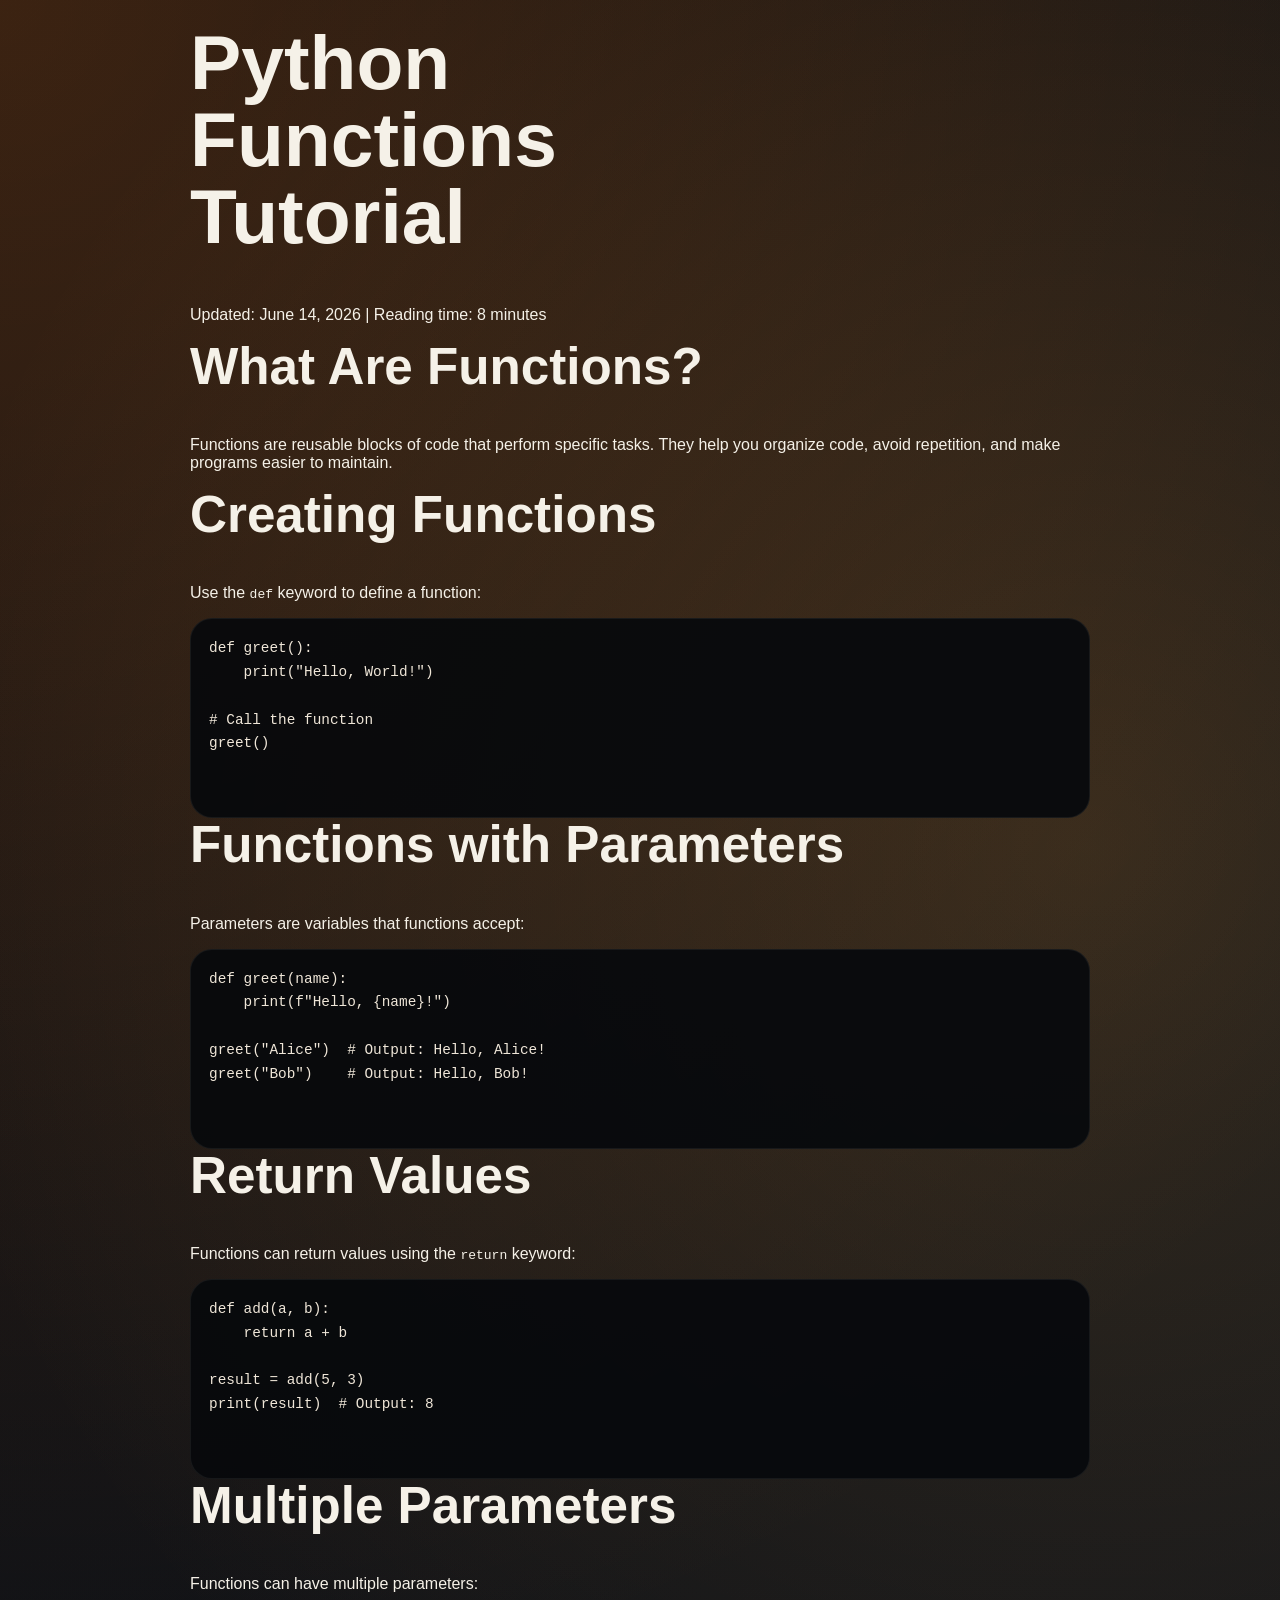
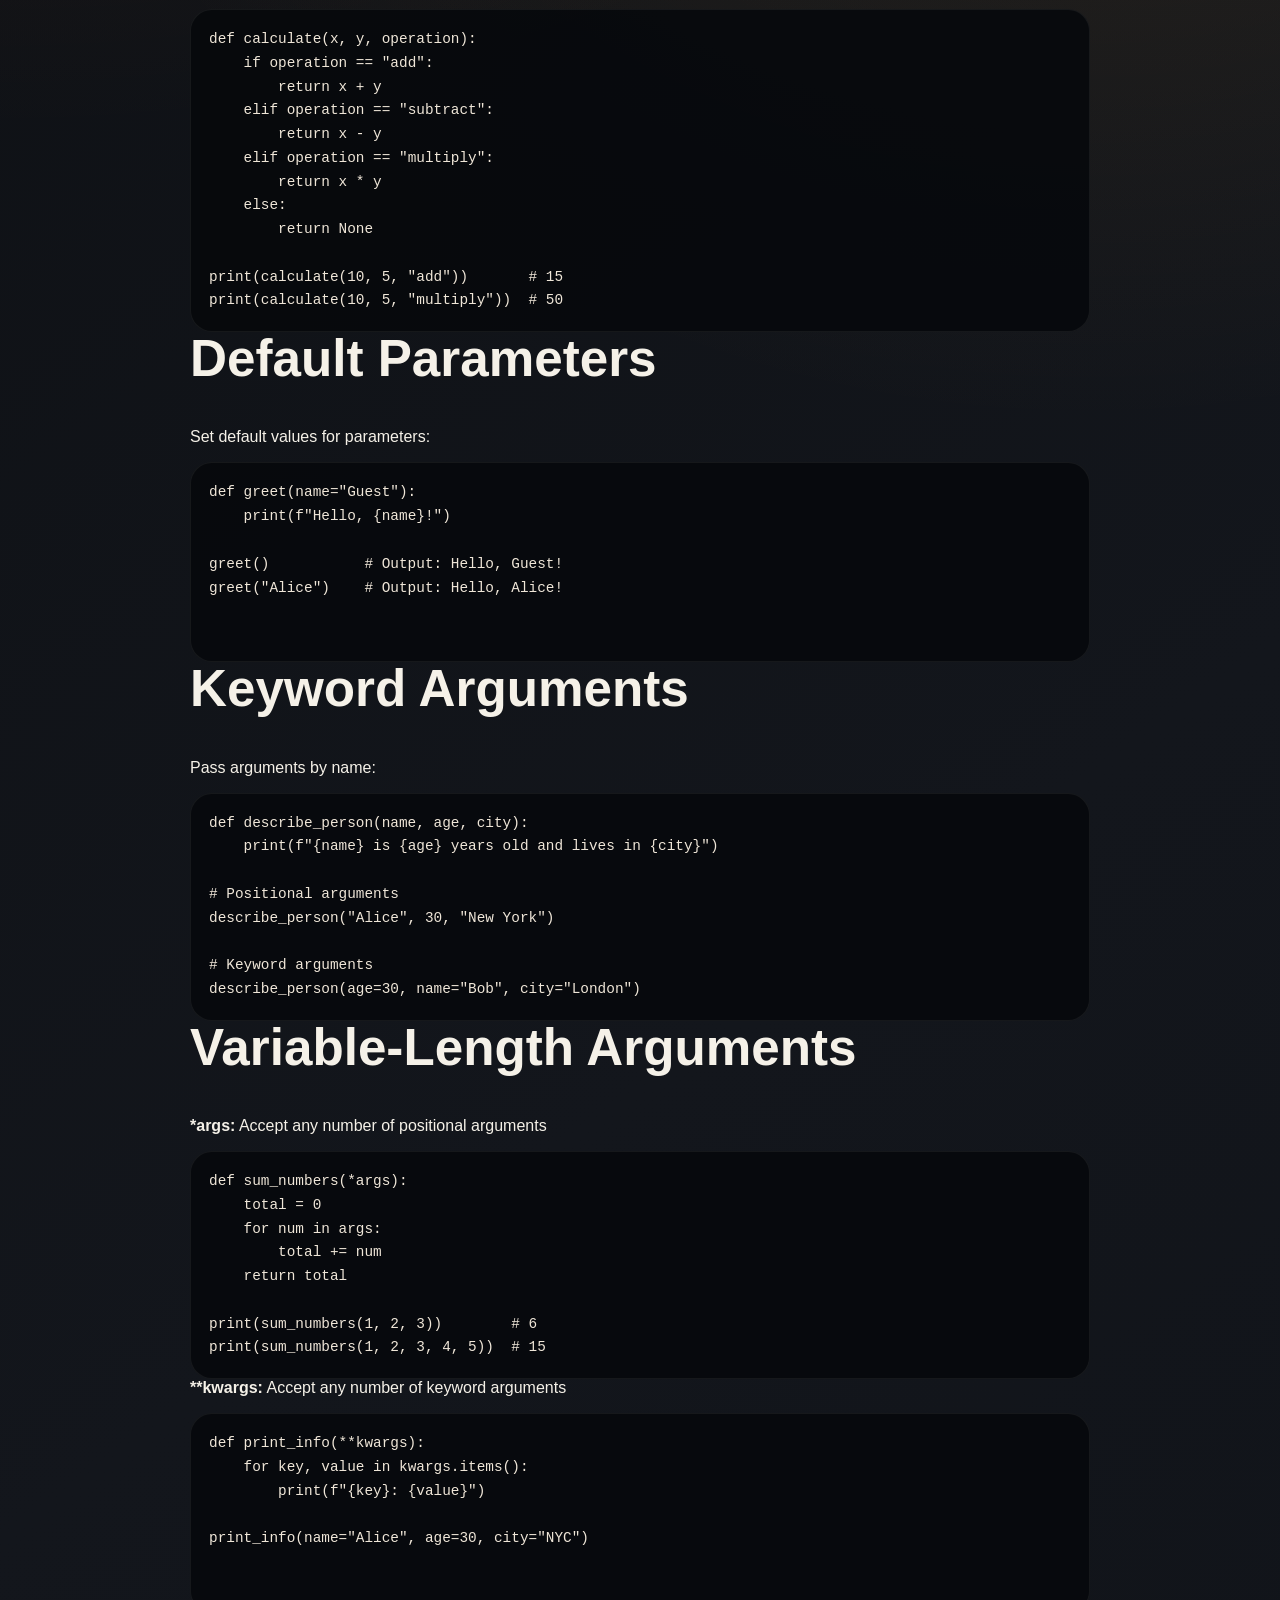
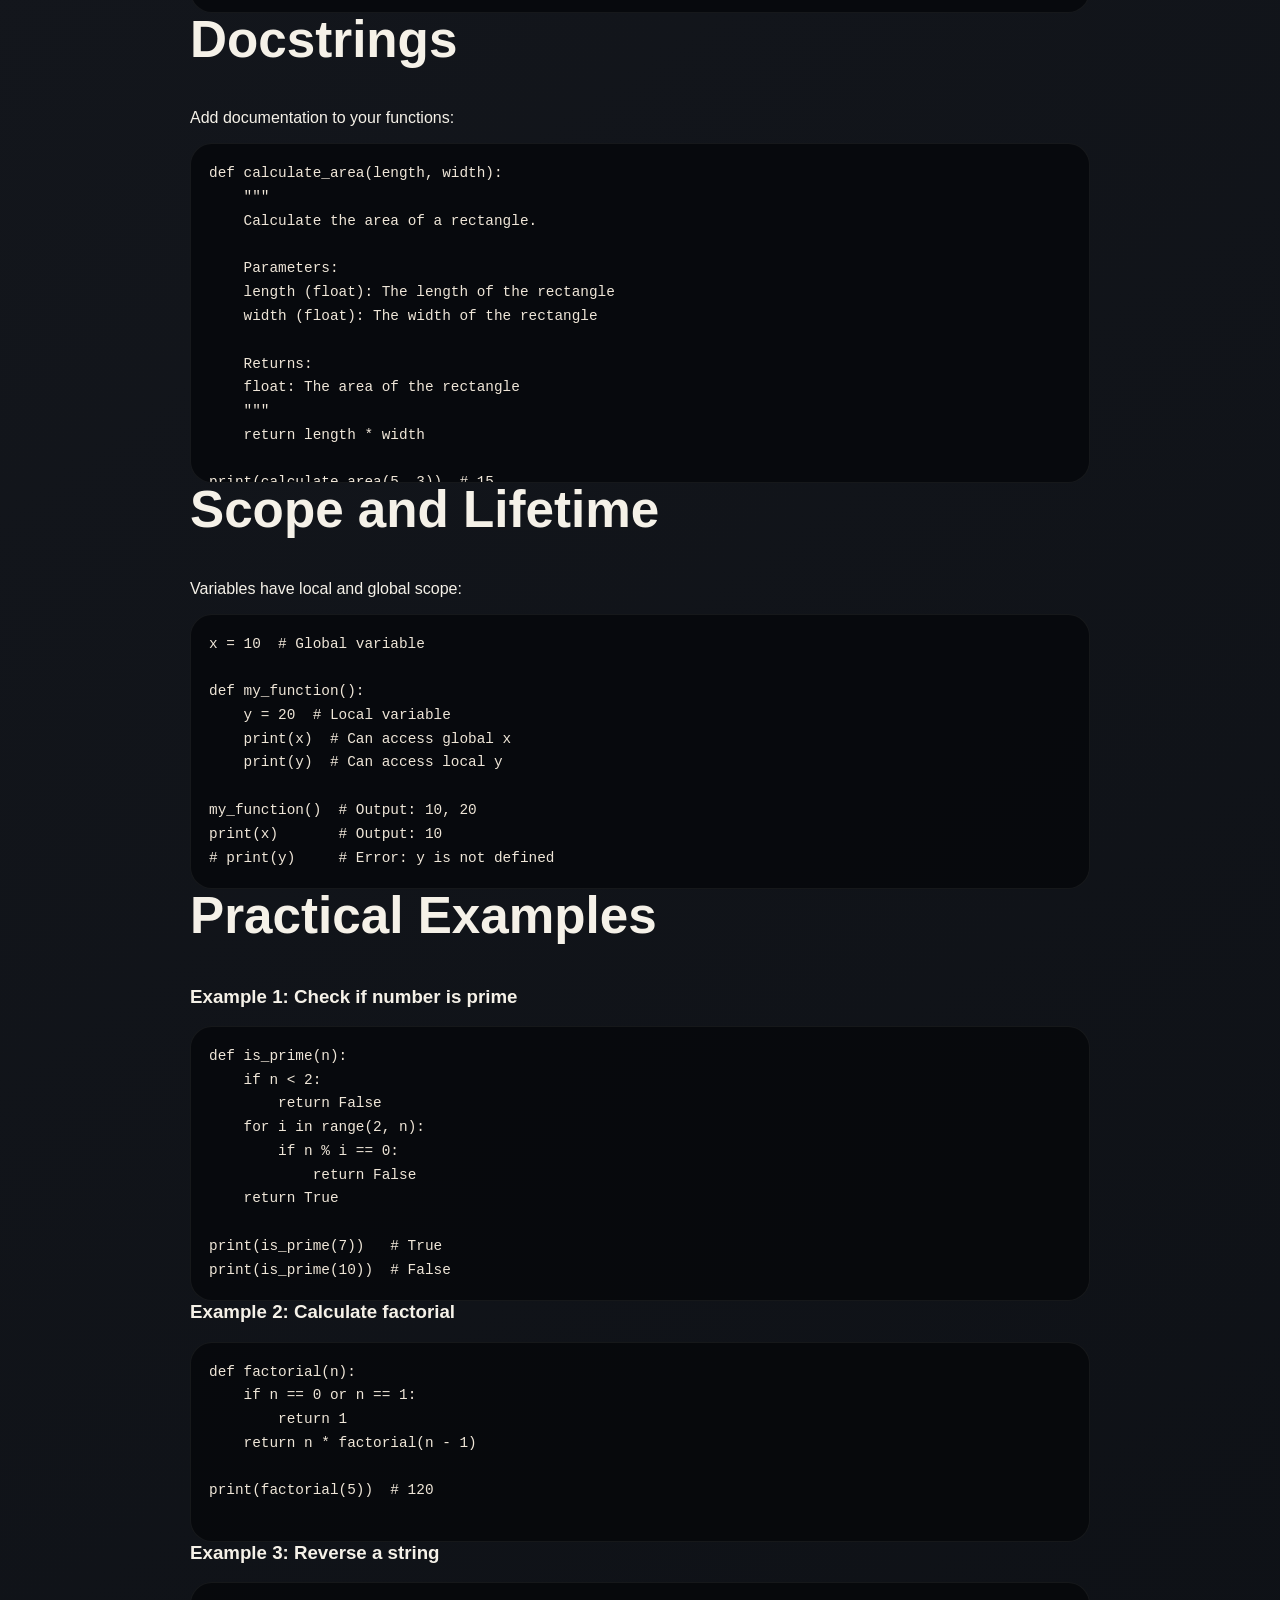
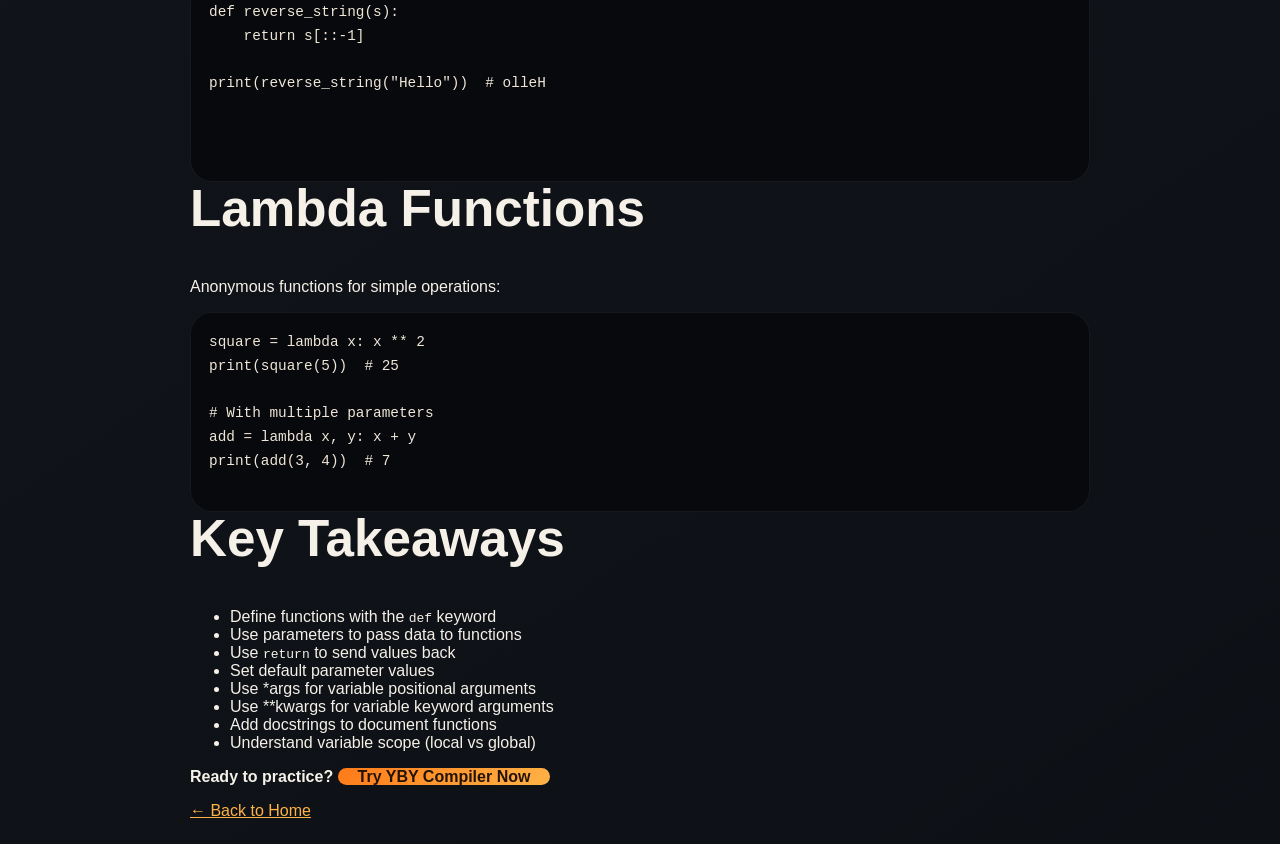
<file: python-functions.html>
<!DOCTYPE html>
<html lang="en">
<head>
    <meta charset="UTF-8">
    <meta name="viewport" content="width=device-width, initial-scale=1.0">
    <meta name="description" content="Python Functions Tutorial - Create and use reusable code blocks">
    <title>Python Functions Tutorial | YBY Compiler</title>
    <link rel="stylesheet" href="styles.css">
    <script type="application/ld+json">
    {
      "@context": "https://schema.org",
      "@type": "Article",
      "headline": "Python Functions Tutorial",
      "description": "Learn how to create and use functions in Python",
      "author": {"@type": "Organization", "name": "YBY Compiler"}
    }
    </script>
</head>
<body>
    <div class="blog-container">
        <h1>Python Functions Tutorial</h1>
        <p class="article-meta">Updated: June 14, 2026 | Reading time: 8 minutes</p>

        <section class="tutorial-section">
            <h2>What Are Functions?</h2>
            <p>Functions are reusable blocks of code that perform specific tasks. They help you organize code, avoid repetition, and make programs easier to maintain.</p>
        </section>

        <section class="tutorial-section">
            <h2>Creating Functions</h2>
            <p>Use the <code>def</code> keyword to define a function:</p>
            <pre>def greet():
    print("Hello, World!")

# Call the function
greet()</pre>
        </section>

        <section class="tutorial-section">
            <h2>Functions with Parameters</h2>
            <p>Parameters are variables that functions accept:</p>
            <pre>def greet(name):
    print(f"Hello, {name}!")

greet("Alice")  # Output: Hello, Alice!
greet("Bob")    # Output: Hello, Bob!</pre>
        </section>

        <section class="tutorial-section">
            <h2>Return Values</h2>
            <p>Functions can return values using the <code>return</code> keyword:</p>
            <pre>def add(a, b):
    return a + b

result = add(5, 3)
print(result)  # Output: 8</pre>
        </section>

        <section class="tutorial-section">
            <h2>Multiple Parameters</h2>
            <p>Functions can have multiple parameters:</p>
            <pre>def calculate(x, y, operation):
    if operation == "add":
        return x + y
    elif operation == "subtract":
        return x - y
    elif operation == "multiply":
        return x * y
    else:
        return None

print(calculate(10, 5, "add"))       # 15
print(calculate(10, 5, "multiply"))  # 50</pre>
        </section>

        <section class="tutorial-section">
            <h2>Default Parameters</h2>
            <p>Set default values for parameters:</p>
            <pre>def greet(name="Guest"):
    print(f"Hello, {name}!")

greet()           # Output: Hello, Guest!
greet("Alice")    # Output: Hello, Alice!</pre>
        </section>

        <section class="tutorial-section">
            <h2>Keyword Arguments</h2>
            <p>Pass arguments by name:</p>
            <pre>def describe_person(name, age, city):
    print(f"{name} is {age} years old and lives in {city}")

# Positional arguments
describe_person("Alice", 30, "New York")

# Keyword arguments
describe_person(age=30, name="Bob", city="London")</pre>
        </section>

        <section class="tutorial-section">
            <h2>Variable-Length Arguments</h2>
            <p><strong>*args:</strong> Accept any number of positional arguments</p>
            <pre>def sum_numbers(*args):
    total = 0
    for num in args:
        total += num
    return total

print(sum_numbers(1, 2, 3))        # 6
print(sum_numbers(1, 2, 3, 4, 5))  # 15</pre>
            <p><strong>**kwargs:</strong> Accept any number of keyword arguments</p>
            <pre>def print_info(**kwargs):
    for key, value in kwargs.items():
        print(f"{key}: {value}")

print_info(name="Alice", age=30, city="NYC")</pre>
        </section>

        <section class="tutorial-section">
            <h2>Docstrings</h2>
            <p>Add documentation to your functions:</p>
            <pre>def calculate_area(length, width):
    """
    Calculate the area of a rectangle.
    
    Parameters:
    length (float): The length of the rectangle
    width (float): The width of the rectangle
    
    Returns:
    float: The area of the rectangle
    """
    return length * width

print(calculate_area(5, 3))  # 15</pre>
        </section>

        <section class="tutorial-section">
            <h2>Scope and Lifetime</h2>
            <p>Variables have local and global scope:</p>
            <pre>x = 10  # Global variable

def my_function():
    y = 20  # Local variable
    print(x)  # Can access global x
    print(y)  # Can access local y

my_function()  # Output: 10, 20
print(x)       # Output: 10
# print(y)     # Error: y is not defined</pre>
        </section>

        <section class="tutorial-section">
            <h2>Practical Examples</h2>
            <h3>Example 1: Check if number is prime</h3>
            <pre>def is_prime(n):
    if n < 2:
        return False
    for i in range(2, n):
        if n % i == 0:
            return False
    return True

print(is_prime(7))   # True
print(is_prime(10))  # False</pre>

            <h3>Example 2: Calculate factorial</h3>
            <pre>def factorial(n):
    if n == 0 or n == 1:
        return 1
    return n * factorial(n - 1)

print(factorial(5))  # 120</pre>

            <h3>Example 3: Reverse a string</h3>
            <pre>def reverse_string(s):
    return s[::-1]

print(reverse_string("Hello"))  # olleH</pre>
        </section>

        <section class="tutorial-section">
            <h2>Lambda Functions</h2>
            <p>Anonymous functions for simple operations:</p>
            <pre>square = lambda x: x ** 2
print(square(5))  # 25

# With multiple parameters
add = lambda x, y: x + y
print(add(3, 4))  # 7</pre>
        </section>

        <section class="tutorial-section">
            <h2>Key Takeaways</h2>
            <ul>
                <li>Define functions with the <code>def</code> keyword</li>
                <li>Use parameters to pass data to functions</li>
                <li>Use <code>return</code> to send values back</li>
                <li>Set default parameter values</li>
                <li>Use *args for variable positional arguments</li>
                <li>Use **kwargs for variable keyword arguments</li>
                <li>Add docstrings to document functions</li>
                <li>Understand variable scope (local vs global)</li>
            </ul>
        </section>

        <div class="cta-section">
            <p><strong>Ready to practice?</strong> <a href="index.html#compiler" class="button button-primary">Try YBY Compiler Now</a></p>
        </div>

        <a href="index.html" class="back-link">← Back to Home</a>
    </div>
</body>
</html>
</file>
<file: styles.css>
:root {
  --bg: #0d0f12;
  --bg-soft: #171a20;
  --panel: rgba(20, 24, 31, 0.9);
  --panel-strong: rgba(15, 18, 24, 0.98);
  --line: rgba(255, 255, 255, 0.1);
  --text: #f5f1e8;
  --muted: #c5bdad;
  --accent: #ff7a18;
  --accent-soft: #ffb347;
  --success: #93f5a7;
  --error: #ff9b93;
  --neutral: #ffe2a8;
  --shadow: 0 30px 80px rgba(0, 0, 0, 0.28);
}

* {
  box-sizing: border-box;
}

html {
  scroll-behavior: smooth;
}

body {
  margin: 0;
  min-height: 100vh;
  font-family: 'Outfit', Arial, sans-serif;
  color: var(--text);
  background:
    radial-gradient(circle at top left, rgba(255, 122, 24, 0.2), transparent 30%),
    radial-gradient(circle at 85% 15%, rgba(255, 179, 71, 0.15), transparent 24%),
    linear-gradient(145deg, #0b0d10 0%, #13161c 48%, #0d1015 100%);
  overflow-x: hidden;
}

a {
  color: inherit;
}

.site-shell {
  width: min(1240px, calc(100% - 28px));
  margin: 0 auto;
  padding: 16px 0 64px;
}

.topbar {
  display: flex;
  justify-content: space-between;
  align-items: center;
  gap: 16px;
  padding: 16px 20px;
  border: 1px solid var(--line);
  border-radius: 24px;
  background: rgba(17, 20, 26, 0.78);
  backdrop-filter: blur(14px);
  box-shadow: var(--shadow);
}

.brand {
  display: inline-flex;
  align-items: center;
  gap: 14px;
  text-decoration: none;
  color: var(--text);
}

.brand-mark {
  display: grid;
  place-items: center;
  width: 48px;
  height: 48px;
  border-radius: 16px;
  background: linear-gradient(135deg, var(--accent), var(--accent-soft));
  color: #201105;
  font-weight: 800;
  font-size: 1.35rem;
}

.brand-copy {
  display: grid;
  gap: 4px;
}

.brand-copy strong {
  font-size: 1rem;
}

.brand-copy small {
  color: var(--muted);
  font-size: 0.85rem;
}

.nav-links {
  display: flex;
  flex-wrap: wrap;
  gap: 18px;
}

.nav-links a {
  color: var(--muted);
  text-decoration: none;
}

.nav-links a:hover {
  color: var(--text);
}

.hero {
  padding-top: 24px;
}

.hero-grid {
  display: grid;
  grid-template-columns: 1.05fr 0.95fr;
  gap: 24px;
  align-items: center;
  padding: 44px 0 28px;
}

.eyebrow,
.panel-kicker {
  margin: 0 0 10px;
  color: var(--accent-soft);
  text-transform: uppercase;
  letter-spacing: 0.16em;
  font-size: 0.8rem;
  font-weight: 700;
}

h1,
h2,
h3,
p {
  margin-top: 0;
}

h1 {
  font-size: clamp(2.6rem, 6vw, 5rem);
  line-height: 1;
  max-width: 12ch;
}

h2 {
  font-size: clamp(2rem, 4vw, 3.4rem);
  line-height: 1.05;
}

h3 {
  line-height: 1.15;
}

.hero-text,
.section-text {
  color: var(--muted);
  line-height: 1.7;
  font-size: 1.02rem;
}

.hero-actions,
.toolbar,
.data-tools {
  display: flex;
  flex-wrap: wrap;
  gap: 12px;
}

.button {
  border: 0;
  border-radius: 999px;
  min-height: 48px;
  padding: 0 20px;
  font-weight: 700;
  cursor: pointer;
  text-decoration: none;
  transition: transform 180ms ease, box-shadow 180ms ease;
}

.button:hover:not(:disabled) {
  transform: translateY(-2px);
  box-shadow: 0 14px 30px rgba(255, 165, 66, 0.22);
}

.button:disabled {
  cursor: not-allowed;
  opacity: 0.65;
}

.button-primary {
  background: linear-gradient(135deg, var(--accent), var(--accent-soft));
  color: #231307;
}

.button-secondary {
  color: var(--text);
  background: linear-gradient(145deg, rgba(255, 255, 255, 0.08), rgba(255, 255, 255, 0.02));
  border: 1px solid var(--line);
}

.hero-badges {
  display: flex;
  flex-wrap: wrap;
  gap: 10px;
  margin: 18px 0;
}

.badge {
  display: inline-flex;
  align-items: center;
  min-height: 34px;
  padding: 0 14px;
  border-radius: 999px;
  border: 1px solid rgba(255, 179, 71, 0.2);
  background: rgba(255, 179, 71, 0.08);
  color: #ffe5bf;
  font-size: 0.9rem;
  font-weight: 600;
}

.hero-points {
  color: var(--muted);
  line-height: 1.8;
  padding-left: 20px;
  text-align: left;
}

.card {
  border: 1px solid var(--line);
  border-radius: 28px;
  background: var(--panel);
  box-shadow: var(--shadow);
  padding: 22px;
}

.mini-terminal {
  border-radius: 24px;
  overflow: hidden;
  border: 1px solid var(--line);
  background: #080a0f;
}

.mini-top {
  display: flex;
  gap: 8px;
  padding: 14px;
  background: rgba(255, 255, 255, 0.06);
}

.mini-top span {
  width: 12px;
  height: 12px;
  border-radius: 50%;
  background: var(--accent-soft);
}

.mini-code {
  padding: 18px;
  font-family: 'JetBrains Mono', monospace;
  color: #f8ead9;
  line-height: 1.7;
  text-align: left;
}

.success {
  color: var(--success);
}

.compiler-section,
.info-section,
.feature-section,
.site-footer {
  padding-top: 28px;
}

.section-heading {
  margin: 26px 0 18px;
  text-align: left;
}

.workspace {
  display: grid;
  grid-template-columns: minmax(0, 1.1fr) minmax(320px, 0.9fr);
  gap: 20px;
  align-items: start;
}

.panel-header {
  display: flex;
  justify-content: space-between;
  align-items: flex-start;
  gap: 14px;
  margin-bottom: 16px;
}

.status-pill {
  display: inline-flex;
  align-items: center;
  min-height: 38px;
  padding: 0 14px;
  border-radius: 999px;
  background: rgba(255, 226, 168, 0.12);
  color: var(--neutral);
  border: 1px solid rgba(255, 226, 168, 0.22);
  font-size: 0.9rem;
  white-space: nowrap;
}

.status-pill.ready {
  background: rgba(147, 245, 167, 0.12);
  color: var(--success);
  border-color: rgba(147, 245, 167, 0.22);
}

.status-pill.error {
  background: rgba(255, 155, 147, 0.12);
  color: var(--error);
  border-color: rgba(255, 155, 147, 0.22);
}

.language-tabs {
  display: flex;
  flex-wrap: wrap;
  align-items: center;
  gap: 12px;
  margin-bottom: 16px;
  padding: 14px;
  border: 1px solid rgba(92, 184, 255, 0.25);
  border-radius: 22px;
  background: rgba(255, 255, 255, 0.035);
}

.language-label {
  color: var(--accent-soft);
  font-weight: 800;
  text-transform: uppercase;
  letter-spacing: 0.12em;
  font-size: 0.78rem;
}

.language-select,
.example-select {
  min-height: 48px;
  min-width: 210px;
  border-radius: 999px;
  padding: 0 14px;
  border: 1.5px solid rgba(92, 184, 255, 0.7);
  background: linear-gradient(180deg, #5cb8ff, #2b98d1);
  color: #000000;
  font-weight: 700;
  transition: all 200ms ease;
}

.language-select:hover,
.example-select:hover {
  background: linear-gradient(180deg, #6bc4ff, #3ba5e0);
  box-shadow: 0 8px 24px rgba(92, 184, 255, 0.25);
  color: #000000;
}

.language-select:focus,
.example-select:focus {
  outline: none;
  box-shadow: 0 0 0 4px rgba(92, 184, 255, 0.2);
  color: #000000;
}

.language-select option,
.example-select option {
  color: #000000;
  background-color: #ffffff;
}

.language-hint {
  flex: 1 1 280px;
  color: var(--muted);
  font-size: 0.92rem;
  line-height: 1.45;
  text-align: left;
}

textarea {
  width: 100%;
  min-height: 460px;
  resize: vertical;
  border: 1px solid rgba(255, 255, 255, 0.1);
  border-radius: 22px;
  padding: 18px;
  background: rgba(8, 10, 15, 0.96);
  color: #fff5eb;
  font-family: 'JetBrains Mono', monospace;
  font-size: 0.95rem;
  line-height: 1.6;
  outline: none;
  text-align: left;
}

textarea:focus {
  border-color: rgba(255, 179, 71, 0.45);
  box-shadow: 0 0 0 4px rgba(255, 122, 24, 0.12);
}

.toolbar {
  margin-top: 16px;
}

pre {
  margin: 0;
  min-height: 200px;
  max-height: 340px;
  overflow: auto;
  padding: 18px;
  border-radius: 22px;
  background: rgba(7, 9, 13, 0.92);
  color: #efe6d8;
  line-height: 1.65;
  white-space: pre-wrap;
  word-break: break-word;
  border: 1px solid rgba(255, 255, 255, 0.06);
  font-family: 'JetBrains Mono', monospace;
  font-size: 0.9rem;
  text-align: left;
}

.panel-note {
  color: #d9cfbf;
  font-size: 0.92rem;
  line-height: 1.6;
  text-align: left;
}

.message-box {
  min-height: 116px;
  padding: 18px;
  border-radius: 22px;
  line-height: 1.6;
  background: rgba(255, 226, 168, 0.08);
  border: 1px solid rgba(255, 226, 168, 0.16);
  color: var(--neutral);
  white-space: pre-wrap;
  word-break: break-word;
  text-align: left;
}

.message-box.success {
  background: rgba(147, 245, 167, 0.08);
  color: var(--success);
  border-color: rgba(147, 245, 167, 0.18);
}

.message-box.error {
  background: rgba(255, 155, 147, 0.08);
  color: var(--error);
  border-color: rgba(255, 155, 147, 0.18);
}

.improvement-list,
.check-list {
  margin: 16px 0 0;
  padding-left: 20px;
  line-height: 1.7;
  text-align: left;
}

.results-stack {
  display: grid;
  gap: 20px;
}

.viz-container {
  display: grid;
  gap: 14px;
  max-height: min(58vh, 520px);
  overflow: auto;
  padding: 12px;
  border-radius: 22px;
  background: rgba(7, 9, 13, 0.38);
  border: 1px solid rgba(255, 255, 255, 0.06);
}

.viz-container img {
  display: block;
  width: 100%;
  max-width: 760px;
  max-height: min(52vh, 460px);
  height: auto;
  margin: 0 auto;
  object-fit: contain;
  border-radius: 16px;
  background: #fff;
}

.viz-placeholder {
  margin: 0;
  color: var(--muted);
  line-height: 1.6;
  text-align: center;
}

.info-grid,
.feature-grid {
  display: grid;
  grid-template-columns: repeat(3, minmax(0, 1fr));
  gap: 16px;
}

.feature-card,
.info-card {
  text-decoration: none;
  color: var(--text);
  text-align: left;
}

.feature-card h3,
.info-card h3 {
  text-align: left;
}

.feature-card p,
.info-card p {
  color: var(--muted);
  line-height: 1.6;
  text-align: left;
}

.tutorials-zone .feature-grid {
  grid-template-columns: repeat(2, minmax(0, 1fr));
}

.site-footer {
  color: var(--muted);
}

.footer-grid {
  display: grid;
  grid-template-columns: repeat(2, minmax(0, 1fr));
  gap: 24px;
}

.footer-card {
  margin-top: 28px;
  text-align: left;
}

.footer-bottom {
  text-align: center;
  padding: 20px;
  border-top: 1px solid rgba(255, 255, 255, 0.1);
  margin-top: 20px;
}

.footer-bottom p {
  font-size: 12px;
  color: rgba(255, 255, 255, 0.7);
}

.sr-only {
  position: absolute;
  width: 1px;
  height: 1px;
  overflow: hidden;
  clip: rect(0, 0, 0, 0);
  white-space: nowrap;
}

.blog-container,
.legal-page {
  width: min(900px, calc(100% - 28px));
  margin: 24px auto;
  text-align: left;
}

.blog-grid {
  display: grid;
  grid-template-columns: repeat(2, minmax(0, 1fr));
  gap: 18px;
}

.blog-card {
  display: block;
  text-decoration: none;
  color: var(--text);
  border: 1px solid var(--line);
  border-radius: 24px;
  overflow: hidden;
  background: var(--panel);
}

.blog-card img {
  width: 100%;
  height: 180px;
  object-fit: cover;
}

.blog-card h3 {
  padding: 16px;
  text-align: left;
}

.back-link {
  color: var(--accent-soft);
}

.ad-card {
  min-height: 120px;
  display: grid;
  place-items: center;
  color: var(--muted);
}

.live-wallpaper,
.noise {
  position: fixed;
  inset: 0;
  pointer-events: none;
}

.live-wallpaper {
  z-index: -3;
  overflow: hidden;
  background:
    radial-gradient(circle at 15% 20%, rgba(255, 122, 24, 0.34), transparent 26%),
    radial-gradient(circle at 78% 18%, rgba(92, 225, 230, 0.18), transparent 24%),
    radial-gradient(circle at 50% 86%, rgba(255, 179, 71, 0.22), transparent 32%),
    linear-gradient(130deg, #07090d 0%, #111827 45%, #170d08 100%);
  animation: wallpaper-drift 18s ease-in-out infinite alternate;
}

.live-wallpaper::before,
.live-wallpaper::after {
  content: "";
  position: absolute;
  width: 58vmax;
  height: 58vmax;
  border-radius: 44% 56% 62% 38% / 42% 40% 60% 58%;
  filter: blur(18px);
  opacity: 0.45;
  mix-blend-mode: screen;
}

.live-wallpaper::before {
  left: -18vmax;
  top: -16vmax;
  background: conic-gradient(from 120deg, rgba(255, 122, 24, 0.75), rgba(255, 179, 71, 0.1), rgba(92, 225, 230, 0.45), rgba(255, 122, 24, 0.75));
  animation: blob-orbit 28s linear infinite;
}

.live-wallpaper::after {
  right: -20vmax;
  bottom: -22vmax;
  background: conic-gradient(from 240deg, rgba(147, 245, 167, 0.42), rgba(255, 122, 24, 0.55), rgba(129, 140, 248, 0.32), rgba(147, 245, 167, 0.42));
  animation: blob-orbit 34s linear infinite reverse;
}

.noise {
  z-index: -2;
  opacity: 0.22;
  background-image:
    linear-gradient(rgba(255, 255, 255, 0.035) 1px, transparent 1px),
    linear-gradient(90deg, rgba(255, 255, 255, 0.03) 1px, transparent 1px);
  background-size: 42px 42px;
  mask-image: radial-gradient(circle at center, black 0%, transparent 78%);
  animation: grid-float 12s linear infinite;
}

@keyframes wallpaper-drift {
  from {
    transform: scale(1) translate3d(0, 0, 0);
    filter: hue-rotate(0deg) saturate(1);
  }
  to {
    transform: scale(1.08) translate3d(-1.5%, 1.5%, 0);
    filter: hue-rotate(14deg) saturate(1.18);
  }
}

@keyframes blob-orbit {
  0% { transform: translate3d(0, 0, 0) rotate(0deg) scale(1); }
  50% { transform: translate3d(12vmax, 8vmax, 0) rotate(180deg) scale(1.12); }
  100% { transform: translate3d(0, 0, 0) rotate(360deg) scale(1); }
}

@keyframes grid-float {
  from { background-position: 0 0, 0 0; }
  to { background-position: 42px 84px, 84px 42px; }
}

@media (prefers-reduced-motion: reduce) {
  .live-wallpaper,
  .live-wallpaper::before,
  .live-wallpaper::after,
  .noise {
    animation: none;
  }
}

@media (max-width: 900px) {
  .site-shell {
    width: min(100% - 22px, 760px);
    padding-bottom: 44px;
  }

  .hero-grid,
  .workspace,
  .info-grid,
  .feature-grid,
  .blog-grid,
  .tutorials-zone .feature-grid {
    grid-template-columns: 1fr;
  }

  .workspace {
    gap: 16px;
  }

  textarea {
    min-height: 360px;
  }

  pre {
    max-height: 260px;
  }

  .viz-container {
    max-height: 48vh;
  }

  .viz-container img {
    max-height: 42vh;
  }
}

@media (max-width: 680px) {
  .site-shell,
  .blog-container,
  .legal-page {
    width: min(100% - 16px, 560px);
  }

  .card {
    border-radius: 20px;
    padding: 16px;
  }

  .topbar,
  .toolbar,
  .language-tabs,
  .panel-header,
  .data-tools,
  .hero-actions,
  .footer-grid {
    flex-direction: column;
    align-items: stretch;
  }

  .footer-grid {
    grid-template-columns: 1fr;
  }

  .button,
  .language-select,
  .example-select {
    width: 100%;
  }

  h1 {
    font-size: clamp(2rem, 11vw, 2.7rem);
    line-height: 1.15;
  }

  h2 {
    font-size: clamp(1.75rem, 9vw, 2.25rem);
  }

  textarea {
    min-height: 300px;
    padding: 14px;
    font-size: 0.9rem;
  }

  pre,
  .message-box {
    padding: 14px;
    border-radius: 16px;
    font-size: 0.9rem;
  }

  .status-pill {
    justify-content: center;
    white-space: normal;
    text-align: center;
  }

  .viz-container {
    max-height: 44vh;
    padding: 8px;
  }

  .viz-container img {
    max-height: 38vh;
    border-radius: 12px;
  }
}
</file>
